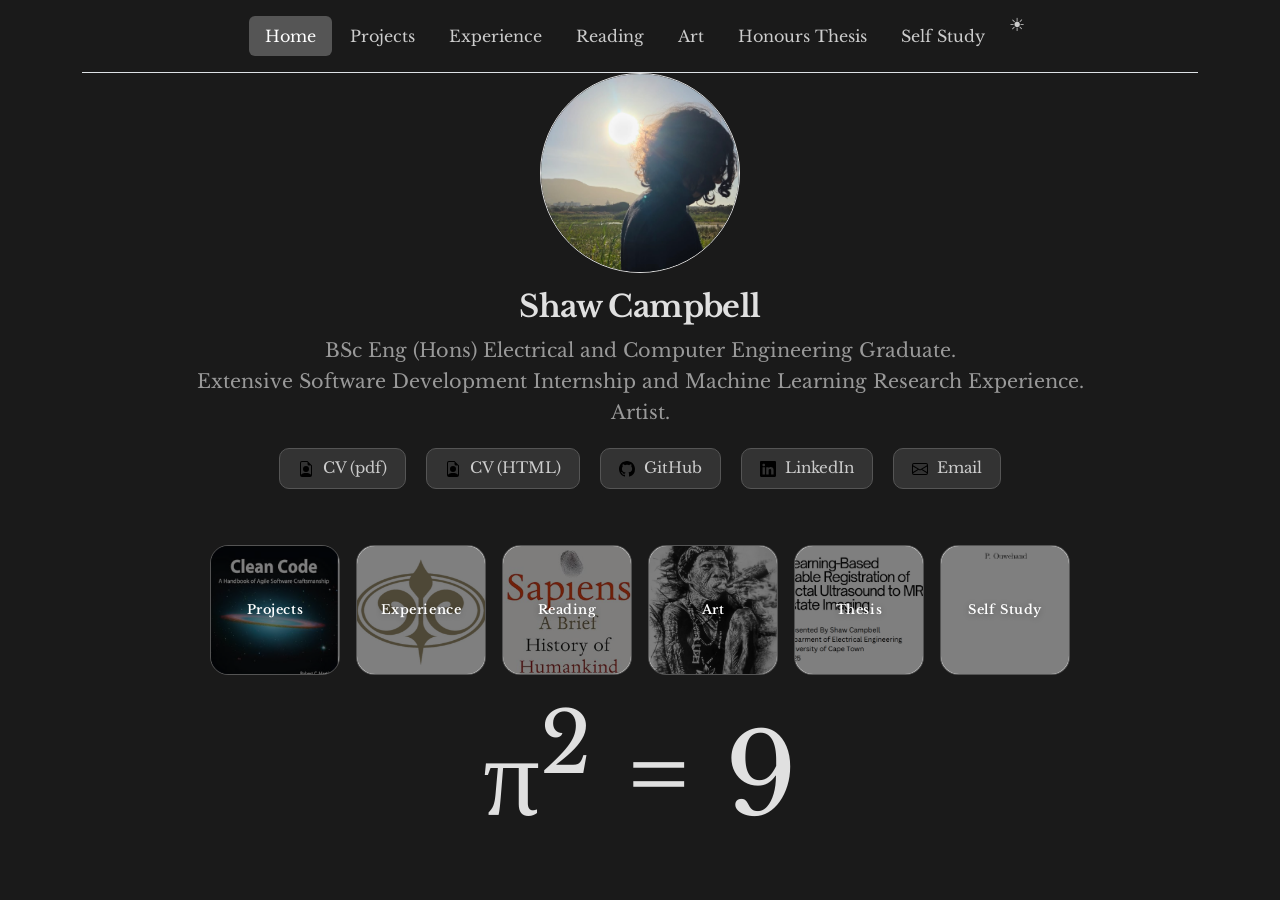
<file: index.html>
<!doctype html>
<html lang="en">
  <head>
    <meta charset="UTF-8" />
    <meta name="viewport" content="width=device-width, initial-scale=1.0" />
    <title>Shaw Campbell</title>
    <link
      href="https://cdn.jsdelivr.net/npm/bootstrap@5.3.8/dist/css/bootstrap.min.css"
      rel="stylesheet"
      integrity="sha384-sRIl4kxILFvY47J16cr9ZwB07vP4J8+LH7qKQnuqkuIAvNWLzeN8tE5YBujZqJLB"
      crossorigin="anonymous"
    />
    <link rel="stylesheet" href="./CSS/styles.css" />
    <link rel="preconnect" href="https://fonts.googleapis.com" />
    <link rel="preconnect" href="https://fonts.gstatic.com" crossorigin />
    <link
      href="https://fonts.googleapis.com/css2?family=Libre+Baskerville:ital,wght@0,400..700;1,400..700&display=swap"
      rel="stylesheet"
    />
  </head>

  <body>
    <!-- Header -->
    <section>
      <div class="container">
        <header class="d-flex justify-content-center py-3 border-bottom">
          <ul class="nav nav-pills">
            <li class="nav-item">
              <a href="./index.html" class="nav-link active" aria-current="page"
                >Home</a
              >
            </li>
            <li class="nav-item">
              <a href="./projects.html" class="nav-link">Projects</a>
            </li>
            <li class="nav-item">
              <a href="./experience.html" class="nav-link">Experience</a>
            </li>
            <li class="nav-item"><a href="./reading.html" class="nav-link">Reading</a></li>
            <li class="nav-item"><a href="./art.html" class="nav-link">Art</a></li>
            <li class="nav-item"><a href="./thesis.html" class="nav-link">Honours Thesis</a></li>
            <li class="nav-item"><a href="./mathematics.html" class="nav-link">Self Study</a></li>
            <li class="nav-item">
              <button class="theme-toggle-nav" onclick="toggleTheme()" aria-label="Toggle dark mode"></button>
            </li>
          </ul>
        </header>
      </div>
    </section>

    <!-- Image Of Me -->
    <section>
      <div class="container text-center">
        <div class="row justify-content-center">
          <div class="col">
            <img src="./assets/index-images/shaw.png" class="image-of-me" />
          </div>
        </div>
      </div>
    </section>

    <!-- Text -->
    <h1 class="name">Shaw Campbell</h1>
    <div class="container text-center">
      <div class="row justify-content-center">
        <h1 class="col-12 description">
          BSc Eng (Hons) Electrical and Computer Engineering Graduate.
        </h1>
      </div>

      <div class="row justify-content-center">
        <h1 class="col-12 description">
          Extensive Software Development Internship and Machine Learning Research Experience.
        </h1>
      </div>

      <div class="row justify-content-center">
        <h1 class="col-12 description">Artist.</h1>
      </div>
    </div>

    <!-- Links -->
    <div class="container-links py-3">
      <a href="./Resume/resume.pdf"
        ><button><img src="./assets/index-images/CV.svg" alt="" /> CV (pdf)</button></a
      >

      <a href="./cv.html"
        ><button><img src="./assets/index-images/CV.svg" alt="" /> CV (HTML)</button></a
      >
      <a href="https://github.com/shawCampbell"
        ><button>
          <img src="./assets/index-images/github.svg" alt="" /> GitHub
        </button></a
      >
      <a href="https://za.linkedin.com/in/shaw-campbell-5b960b209"
        ><button>
          <img src="./assets/index-images/linkedin.svg" alt="" /> LinkedIn
        </button></a
      >
      <a href="mailto:campbellshaw8@gmail.com"
        ><button><img src="./assets/index-images/envelope.svg" alt="" /> Email</button></a
      >
    </div>

    <!-- Nav tiles -->
    <div class="nav-tiles">
      <a href="./projects.html" class="nav-tile">
        <img src="./assets/reading-images/CleanCode.png" alt="" />
        <span>Projects</span>
      </a>
      <a href="./experience.html" class="nav-tile">
        <img src="./assets/career-images/PSG_Logo.png" alt="" />
        <span>Experience</span>
      </a>
      <a href="./reading.html" class="nav-tile">
        <img src="./assets/reading-images/sapiens.png" alt="" />
        <span>Reading</span>
      </a>
      <a href="./art.html" class="nav-tile">
        <img src="./assets/index-images/Xoisan.png" alt="" />
        <span>Art</span>
      </a>
      <a href="./thesis.html" class="nav-tile">
        <img src="./assets/thesis-images/slide1.png" alt="" />
        <span>Thesis</span>
      </a>
      <a href="./mathematics.html" class="nav-tile">
        <img src="./assets/maths-images/RA.png" alt="" />
        <span>Self Study</span>
      </a>
    </div>
    <p class="joke-text">&pi;<sup>2</sup> = 9</p>

    <script
      src="https://cdn.jsdelivr.net/npm/bootstrap@5.3.8/dist/js/bootstrap.bundle.min.js"
      integrity="sha384-FKyoEForCGlyvwx9Hj09JcYn3nv7wiPVlz7YYwJrWVcXK/BmnVDxM+D2scQbITxI"
      crossorigin="anonymous"
    ></script>
    <script>
      (function() {
        const stored = localStorage.getItem("theme");
        if (stored !== "light") {
          document.documentElement.setAttribute("data-theme", "dark");
          if (!stored) localStorage.setItem("theme", "dark");
        }
      })();

      function toggleTheme() {
        const html = document.documentElement;
        if (html.getAttribute("data-theme") === "dark") {
          html.removeAttribute("data-theme");
          localStorage.setItem("theme", "light");
        } else {
          html.setAttribute("data-theme", "dark");
          localStorage.setItem("theme", "dark");
        }
      }
    </script>
  </body>
</html>
</file>
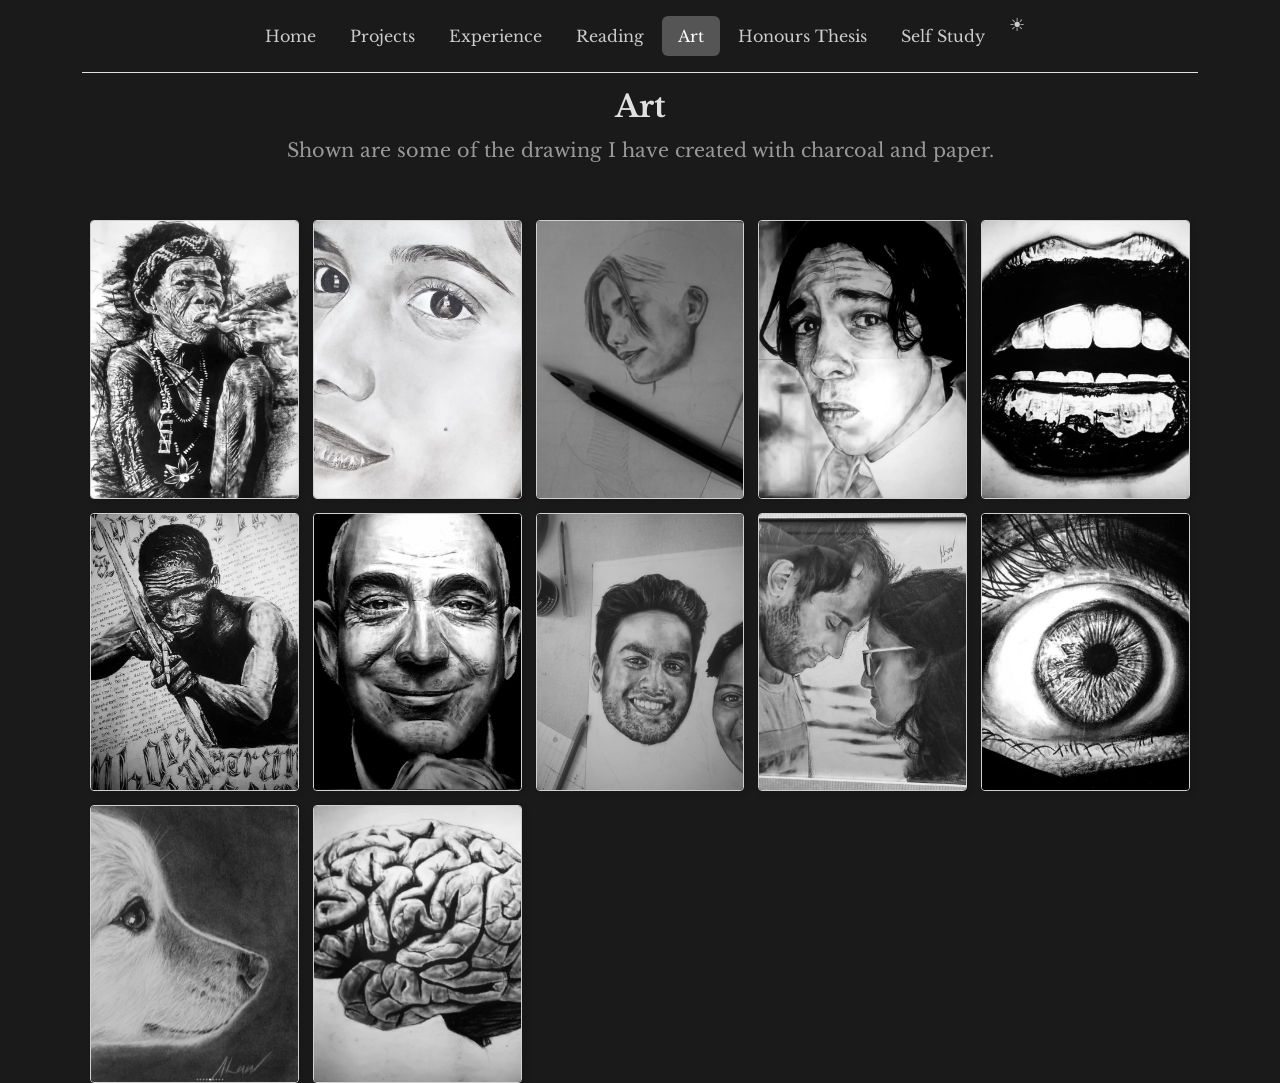
<file: art.html>
<!doctype html>
<html lang="en">
  <head>
    <meta charset="UTF-8" />
    <meta name="viewport" content="width=device-width, initial-scale=1.0" />
    <title>Shaw Campbell</title>
    <link
      href="https://cdn.jsdelivr.net/npm/bootstrap@5.3.8/dist/css/bootstrap.min.css"
      rel="stylesheet"
      integrity="sha384-sRIl4kxILFvY47J16cr9ZwB07vP4J8+LH7qKQnuqkuIAvNWLzeN8tE5YBujZqJLB"
      crossorigin="anonymous"
    />
    <link rel="stylesheet" href="./CSS/styles.css" />
    <link rel="preconnect" href="https://fonts.googleapis.com" />
    <link rel="preconnect" href="https://fonts.gstatic.com" crossorigin />
    <link
      href="https://fonts.googleapis.com/css2?family=Libre+Baskerville:ital,wght@0,400..700;1,400..700&display=swap"
      rel="stylesheet"
    />
    <link rel="stylesheet" href="./CSS/art-style.css" />
  </head>

  <body>
    <!-- Header -->
    <section>
      <div class="container">
        <header class="d-flex justify-content-center py-3 border-bottom">
          <ul class="nav nav-pills">
            <li class="nav-item">
              <a href="./index.html" class="nav-link">Home</a>
            </li>
            <li class="nav-item">
              <a href="./projects.html" class="nav-link">Projects</a>
            </li>
            <li class="nav-item">
              <a href="./experience.html" class="nav-link">Experience</a>
            </li>
            <li class="nav-item">
              <a href="./reading.html" class="nav-link">Reading</a>
            </li>
            <li class="nav-item">
              <a href="./art.html" class="nav-link active" aria-current="page">Art</a>
            </li>
            <li class="nav-item">
              <a href="./thesis.html" class="nav-link">Honours Thesis</a>
            </li>
            <li class="nav-item">
              <a href="./mathematics.html" class="nav-link">Self Study</a>
            </li>
            <li class="nav-item">
              <button class="theme-toggle-nav" onclick="toggleTheme()" aria-label="Toggle dark mode"></button>
            </li>
          </ul>
        </header>
      </div>
    </section>

    <section>
      <h1 class="name">Art</h1>
      <h1 class="description">Shown are some of the drawing I have created with charcoal and paper.</h1>

      <div class="art-container">
        <div><img class="shadow" src="./assets/art-images/Xoisan.png" alt="Xoisan drawing" /></div>
        <div><img class="shadow" src="./assets/art-images/Zaian.png" alt="Zaian drawing" /></div>
        <div><img class="shadow" src="./assets/art-images/SmallZaian.png" alt="Small Zaian drawing" /></div>
        <div><img class="shadow" src="./assets/art-images/Self.png" alt="Self portrait drawing" /></div>
        <div><img class="shadow" src="./assets/art-images/mouth.png" alt="Mouth drawing" /></div>
        <div><img class="shadow" src="./assets/art-images/KhoisanMan.png" alt="Khoisan man drawing" /></div>
        <div><img class="shadow" src="./assets/art-images/Jeff.png" alt="Jeff drawing" /></div>
        <div><img class="shadow" src="./assets/art-images/Jasveer.png" alt="Jasveer drawing" /></div>
        <div><img class="shadow" src="./assets/art-images/GettingMarried.png" alt="Getting married drawing" /></div>
        <div><img class="shadow" src="./assets/art-images/eye.png" alt="Eye drawing" /></div>
        <div><img class="shadow" src="./assets/art-images/Dog.png" alt="Dog drawing" /></div>
        <div><img class="shadow" src="./assets/art-images/Brain.png" alt="Brain drawing" /></div>
      </div>
    </section>

    <script>
      (function() {
        const stored = localStorage.getItem("theme");
        if (stored !== "light") {
          document.documentElement.setAttribute("data-theme", "dark");
          if (!stored) localStorage.setItem("theme", "dark");
        }
      })();

      function toggleTheme() {
        const html = document.documentElement;
        if (html.getAttribute("data-theme") === "dark") {
          html.removeAttribute("data-theme");
          localStorage.setItem("theme", "light");
        } else {
          html.setAttribute("data-theme", "dark");
          localStorage.setItem("theme", "dark");
        }
      }
    </script>
  </body>
</html>
</file>
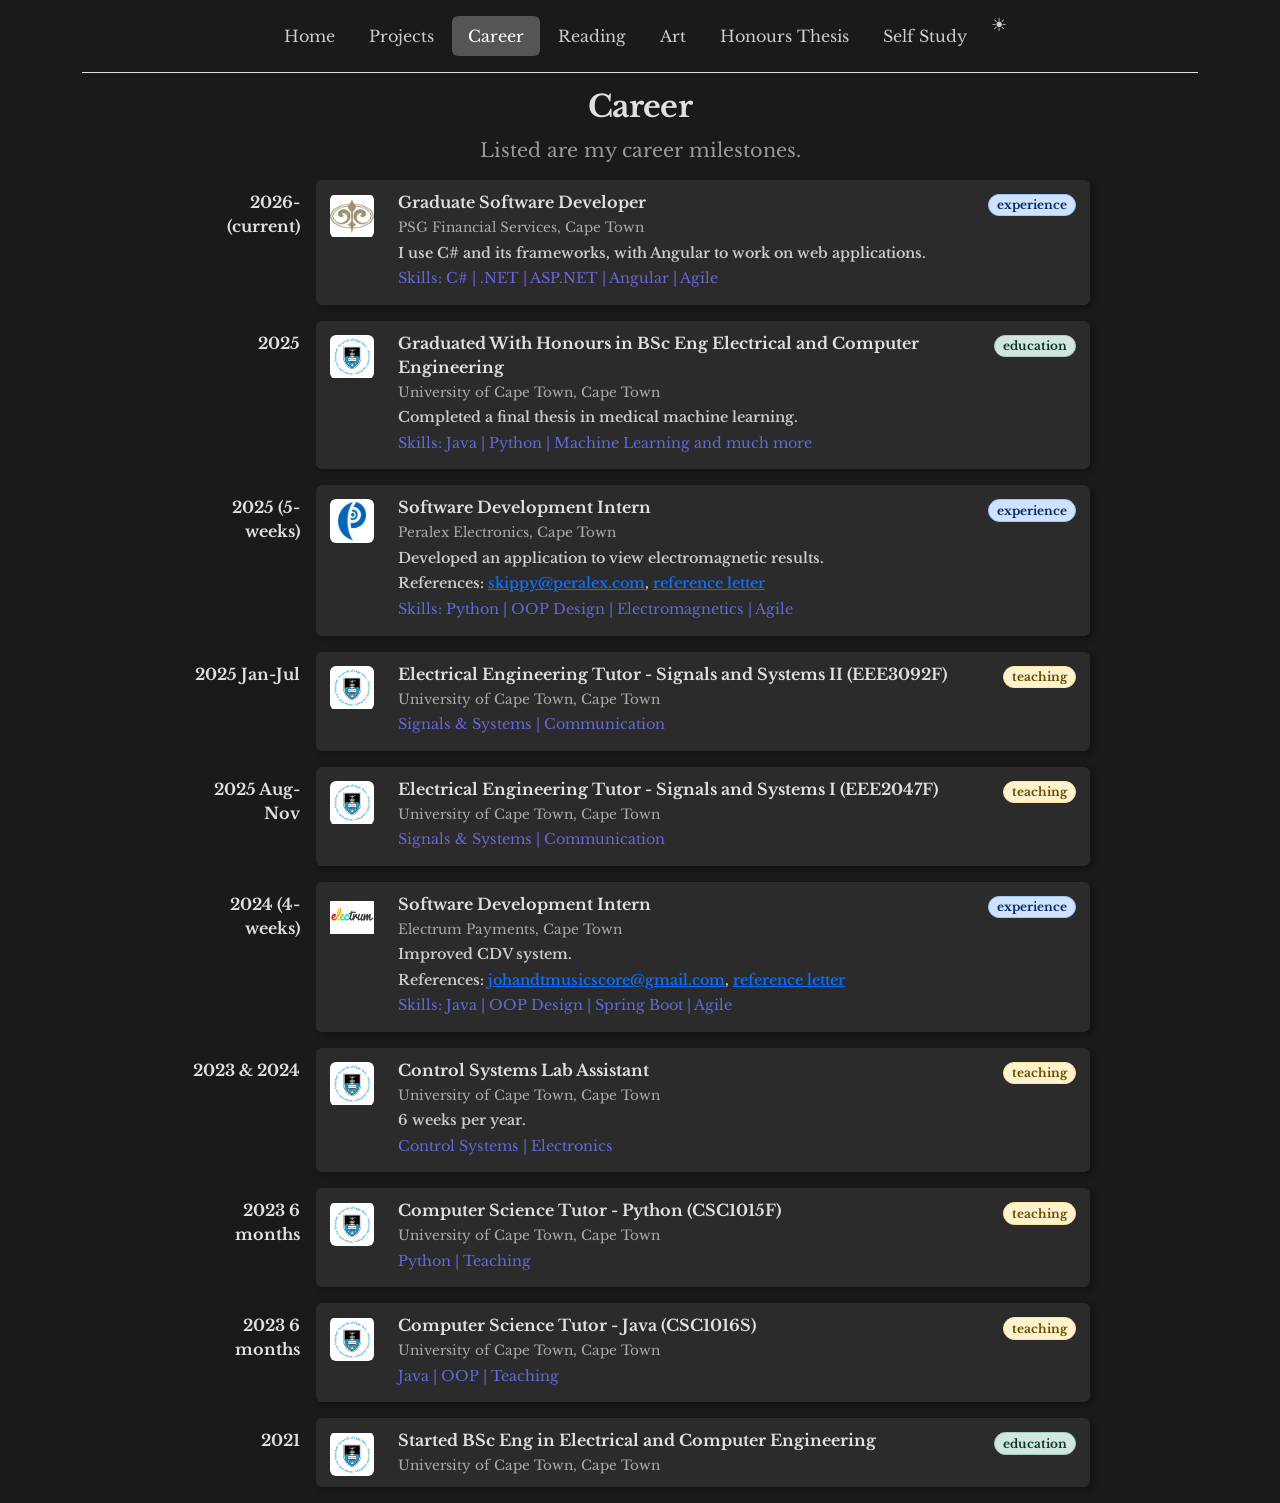
<file: career.html>
<!doctype html>
<html lang="en">
  <head>
    <meta charset="UTF-8" />
    <meta name="viewport" content="width=device-width, initial-scale=1.0" />
    <title>Shaw Campbell</title>
    <link
      href="https://cdn.jsdelivr.net/npm/bootstrap@5.3.8/dist/css/bootstrap.min.css"
      rel="stylesheet"
      integrity="sha384-sRIl4kxILFvY47J16cr9ZwB07vP4J8+LH7qKQnuqkuIAvNWLzeN8tE5YBujZqJLB"
      crossorigin="anonymous"
    />
    <link rel="stylesheet" href="./CSS/styles.css" />
    <link rel="preconnect" href="https://fonts.googleapis.com" />
    <link rel="preconnect" href="https://fonts.gstatic.com" crossorigin />
    <link
      href="https://fonts.googleapis.com/css2?family=Libre+Baskerville:ital,wght@0,400..700;1,400..700&display=swap"
      rel="stylesheet"
    />
    <link rel="stylesheet" href="./CSS/career-style.css" />
  </head>

  <body>
    <!-- Header -->
    <section>
      <div class="container">
        <header class="d-flex justify-content-center py-3 border-bottom ">
          <ul class="nav nav-pills">
            <li class="nav-item">
              <a href="./index.html" class="nav-link">Home</a>
            </li>
            <li class="nav-item">
              <a href="./projects.html" class="nav-link">Projects</a>
            </li>
            <li class="nav-item">
              <a
                href="./career.html"
                class="nav-link active"
                aria-current="page"
                >Career</a
              >
            </li>
            <li class="nav-item"><a href="./reading.html" class="nav-link">Reading</a></li>
            <li class="nav-item"><a href="./art.html" class="nav-link">Art</a></li>
            <li class="nav-item"><a href="./thesis.html" class="nav-link">Honours Thesis</a></li>
<li class="nav-item"><a href="./mathematics.html" class="nav-link">Self Study</a></li>
            <li class="nav-item">
              <button class="theme-toggle-nav" onclick="toggleTheme()" aria-label="Toggle dark mode"></button>
            </li>
          </ul>
        </header>
      </div>
    </section>

    <h1 class="name">Career</h1>
    <h1 class="description">Listed are my career milestones.</h1>

    <section>

      <div class="career-list">

        <div class="career-card">
          <div class="date">2026-<span>(current)</span></div>
          <div
            class="company-card"
          >
            <div class="logo-item">
              <img src="./assets/career-images/PSG_Logo.png" alt="PSG Financial Services logo" />
            </div>
            <div class="description-container">
              <div class="title-item">Graduate Software Developer</div>
              <div class="location-item">PSG Financial Services, Cape Town</div>
              <div class="explanation-item">I use C# and its frameworks, with Angular to work on web applications.</div>
              <div class="skills-item">Skills: C# | .NET | ASP.NET | Angular | Agile</div>
            </div>
            <div class="itentifier-item"><span class="badge bg-primary-subtle border border-primary-subtle text-primary-emphasis rounded-pill">experience</span></div>
          </div>
        </div>

        <div class="career-card">
          <div class="date">2025 </div>
          <div
            class="company-card"
          >
            <div class="logo-item">
              <img src="./assets/career-images/UCT_Logo.png" alt="University of Cape Town logo" />
            </div>
            <div class="description-container">
              <div class="title-item">Graduated With Honours in BSc Eng Electrical and Computer Engineering</div>
              <div class="location-item">University of Cape Town, Cape Town</div>
              <div class="explanation-item">Completed a final thesis in medical machine learning.</div>
              <div class="skills-item">Skills: Java | Python | Machine Learning and much more</div>
            </div>
            <div class="itentifier-item"><span class="badge bg-success-subtle border border-success-subtle text-success-emphasis rounded-pill">education</span></div>
          </div>
        </div>
        
        <div class="career-card">
          <div class="date">2025 <span>(5-weeks)</span></div>
          <div
            class="company-card"
          >
            <div class="logo-item">
              <img src="./assets/career-images/Peralex_Logo.jpg" alt="Peralex Electronics logo" />
            </div>
            <div class="description-container">
              <div class="title-item">Software Development Intern</div>
              <div class="location-item">Peralex Electronics, Cape Town</div>
              <div class="explanation-item">Developed an application to view electromagnetic results.</div>
              <div class="explanation-item">References: <a href="mailto:skippy@peralex.com">skippy@peralex.com</a>, <a href='./references/peralex-ref.pdf'>reference letter</a></div> 
              <div class="skills-item">Skills: Python | OOP Design | Electromagnetics | Agile</div>
            </div>
            <div class="itentifier-item"><span class="badge bg-primary-subtle border border-primary-subtle text-primary-emphasis rounded-pill">experience</span></div>
          </div>
        </div>

        <div class="career-card">
          <div class="date">2025 <span>Jan-Jul</span></div>
          <div
            class="company-card"
          >
            <div class="logo-item">
              <img src="./assets/career-images/UCT_Logo.png" alt="University of Cape Town logo" />
            </div>
            <div class="description-container">
              <div class="title-item">Electrical Engineering Tutor - Signals and Systems II (EEE3092F)</div>
              <div class="location-item">University of Cape Town, Cape Town</div>
              <div class="skills-item">Signals & Systems | Communication</div>
            </div>
            <div class="itentifier-item"><span class="badge bg-warning-subtle border border-warning-subtle text-warning-emphasis rounded-pill">teaching</span></div>
          </div>
        </div>

        <div class="career-card">
          <div class="date">2025 <span>Aug-Nov</span></div>
          <div
            class="company-card"
          >
            <div class="logo-item">
              <img src="./assets/career-images/UCT_Logo.png" alt="University of Cape Town logo" />
            </div>
            <div class="description-container">
              <div class="title-item">Electrical Engineering Tutor - Signals and Systems I (EEE2047F)</div>
              <div class="location-item">University of Cape Town, Cape Town</div>
              <div class="skills-item">Signals & Systems | Communication</div>
            </div>
            <div class="itentifier-item"><span class="badge bg-warning-subtle border border-warning-subtle text-warning-emphasis rounded-pill">teaching</span></div>
          </div>
        </div>

        <div class="career-card">
          <div class="date">2024 <span>(4-weeks)</span></div>
          <div
            class="company-card"
          >
            <div class="logo-item">
              <img src="./assets/career-images/Electrum_Logo.png" alt="Electrum Payments logo" />
            </div>
            <div class="description-container">
              <div class="title-item">Software Development Intern</div>
              <div class="location-item">Electrum Payments, Cape Town</div>
              <div class="explanation-item">Improved CDV system.</div>
              <div class="explanation-item">References: <a href="mailto:johandtmusicscore@gmail.com">johandtmusicscore@gmail.com</a>, <a href='./references/electrum.pdf'>reference letter</a></div> 
              <div class="skills-item">Skills: Java | OOP Design | Spring Boot | Agile</div>
            </div>
            <div class="itentifier-item"><span class="badge bg-primary-subtle border border-primary-subtle text-primary-emphasis rounded-pill">experience</span></div>
          </div>
        </div>

        <div class="career-card">
          <div class="date">2023 &amp; 2024</div>
          <div
            class="company-card"
          >
            <div class="logo-item">
              <img src="./assets/career-images/UCT_Logo.png" alt="University of Cape Town logo" />
            </div>
            <div class="description-container">
              <div class="title-item">Control Systems Lab Assistant</div>
              <div class="location-item">University of Cape Town, Cape Town</div>
              <div class="explanation-item">6 weeks per year.</div>
              <div class="skills-item">Control Systems | Electronics</div>
            </div>
            <div class="itentifier-item"><span class="badge bg-warning-subtle border border-warning-subtle text-warning-emphasis rounded-pill">teaching</span></div>
          </div>
        </div>

        <div class="career-card">
          <div class="date">2023 <span>6 months</span></div>
          <div
            class="company-card"
          >
            <div class="logo-item">
              <img src="./assets/career-images/UCT_Logo.png" alt="University of Cape Town logo" />
            </div>
            <div class="description-container">
              <div class="title-item">Computer Science Tutor - Python (CSC1015F)</div>
              <div class="location-item">University of Cape Town, Cape Town</div>
              <div class="skills-item">Python | Teaching</div>
            </div>
            <div class="itentifier-item"><span class="badge bg-warning-subtle border border-warning-subtle text-warning-emphasis rounded-pill">teaching</span></div>
          </div>
        </div>

        <div class="career-card">
          <div class="date">2023 <span>6 months</span></div>
          <div
            class="company-card"
          >
            <div class="logo-item">
              <img src="./assets/career-images/UCT_Logo.png" alt="University of Cape Town logo" />
            </div>
            <div class="description-container">
              <div class="title-item">Computer Science Tutor - Java (CSC1016S)</div>
              <div class="location-item">University of Cape Town, Cape Town</div>
              <div class="skills-item">Java | OOP | Teaching</div>
            </div>
            <div class="itentifier-item"><span class="badge bg-warning-subtle border border-warning-subtle text-warning-emphasis rounded-pill">teaching</span></div>
          </div>
        </div>

        <div class="career-card">
          <div class="date">2021</div>
          <div
            class="company-card"
          >
            <div class="logo-item">
              <img src="./assets/career-images/UCT_Logo.png" alt="University of Cape Town logo" />
            </div>
            <div class="description-container">
              <div class="title-item">Started BSc Eng in Electrical and Computer Engineering</div>
              <div class="location-item">University of Cape Town, Cape Town</div>
            </div>
            <div class="itentifier-item"><span class="badge bg-success-subtle border border-success-subtle text-success-emphasis rounded-pill">education</span></div>
          </div>
        </div>

      </div>

    </section>

    <script
      src="https://cdn.jsdelivr.net/npm/bootstrap@5.3.8/dist/js/bootstrap.bundle.min.js"
      integrity="sha384-FKyoEForCGlyvwx9Hj09JcYn3nv7wiPVlz7YYwJrWVcXK/BmnVDxM+D2scQbITxI"
      crossorigin="anonymous"
    ></script>
    <script>
      (function() {
        const stored = localStorage.getItem("theme");
        if (stored !== "light") {
          document.documentElement.setAttribute("data-theme", "dark");
          if (!stored) localStorage.setItem("theme", "dark");
        }
      })();

      function toggleTheme() {
        const html = document.documentElement;
        if (html.getAttribute("data-theme") === "dark") {
          html.removeAttribute("data-theme");
          localStorage.setItem("theme", "light");
        } else {
          html.setAttribute("data-theme", "dark");
          localStorage.setItem("theme", "dark");
        }
      }
    </script>
  </body>
</html>
</file>
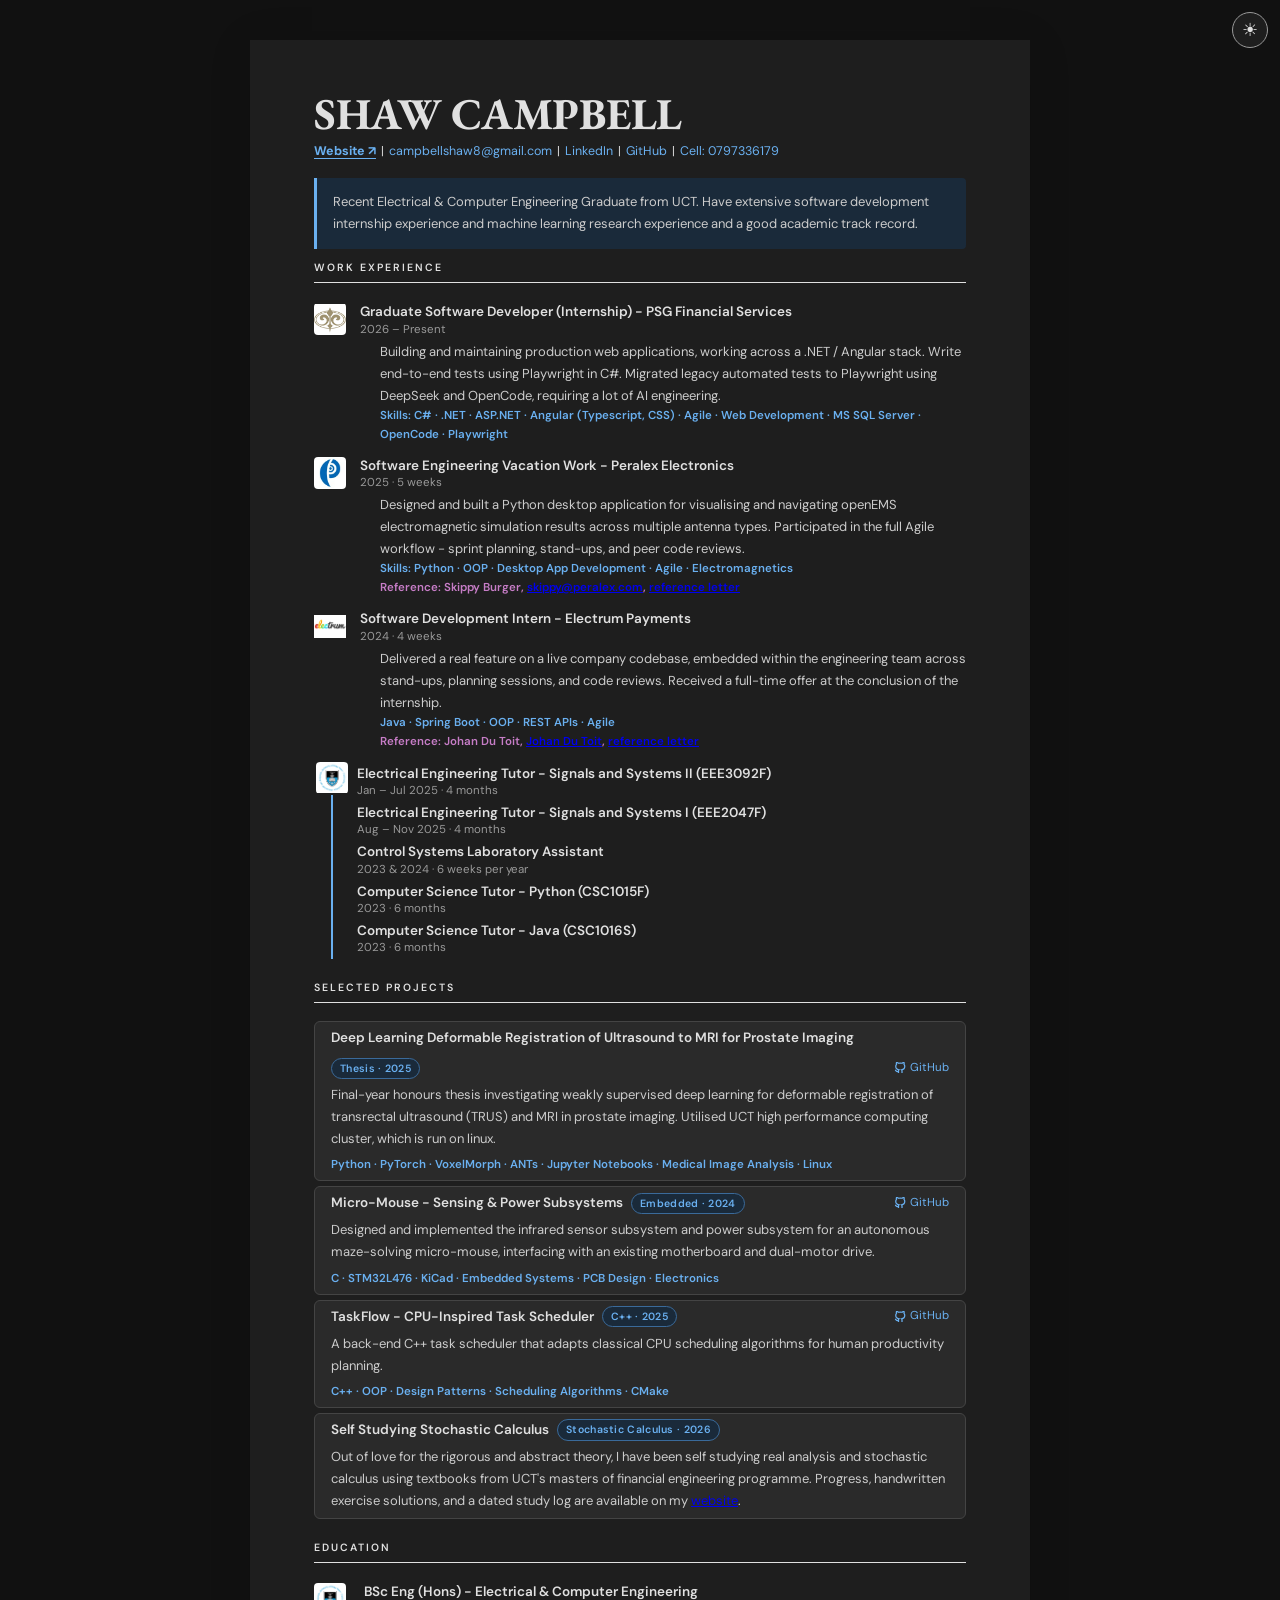
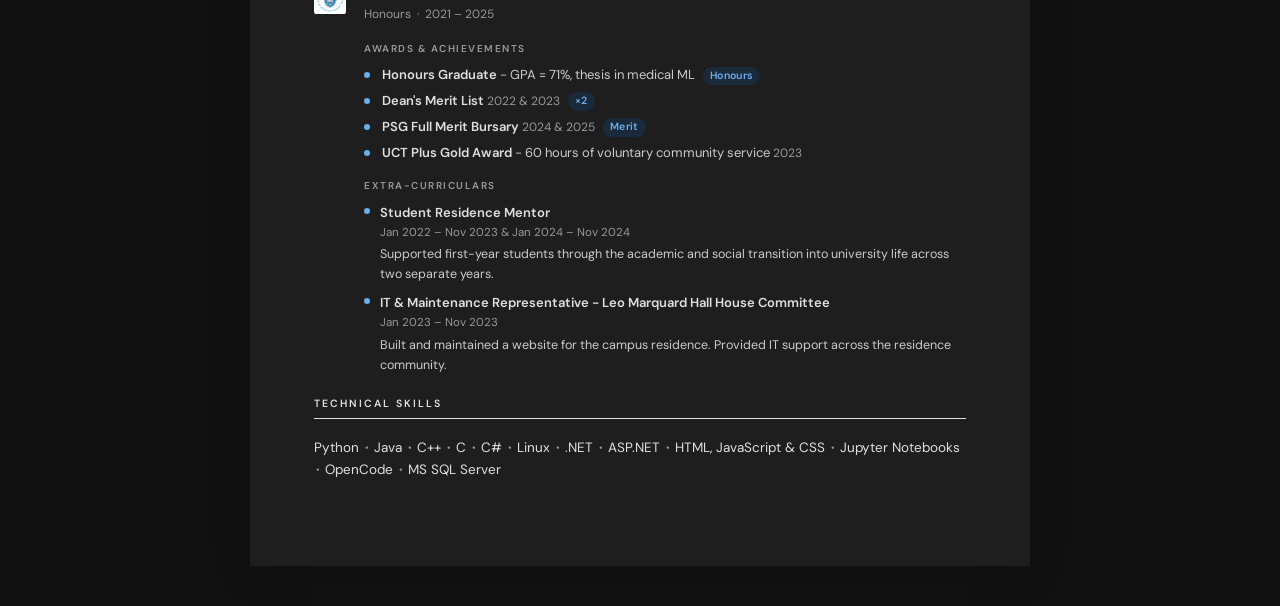
<file: cv.html>
<!doctype html>
<html lang="en">
  <head>
    <meta charset="UTF-8" />
    <meta name="viewport" content="width=device-width, initial-scale=1.0" />
    <title>Shaw Campbell - CV</title>
    <meta name="description" content="Curriculum vitae for Shaw Campbell, graduate software developer with BSc Eng (Hons) in Electrical & Computer Engineering from UCT." />
    <meta name="author" content="Shaw Campbell" />
    <link
      href="https://fonts.googleapis.com/css2?family=EB+Garamond:ital,wght@0,400;0,600;0,700;1,400&family=DM+Sans:wght@300;400;500;600&display=swap"
      rel="stylesheet"
    />
    <style>
      *,
      *::before,
      *::after {
        box-sizing: border-box;
        margin: 0;
        padding: 0;
      }

      :root {
        --ink: #1a1a1a;
        --muted: #5a5a5a;
        --accent: #1a5ca8;
        --accent-soft: #edf3fb;
        --page-bg: #ffffff;
        --body-bg: #dde0e5;
        --section-gap: 20px;
      }

      [data-theme="dark"] {
        --ink: #e0e0e0;
        --muted: #999;
        --accent: #6ab0f0;
        --accent-soft: #1a2a3a;
        --page-bg: #1e1e1e;
        --body-bg: #111;
      }

      body {
        font-family: "DM Sans", sans-serif;
        font-size: 13.5px;
        line-height: 1.65;
        color: var(--ink);
        background: var(--body-bg);
        padding: 40px 10px;
      }

      .page {
        background: var(--page-bg);
        max-width: 780px;
        margin: 0 auto;
        padding: 52px 64px 64px;
        box-shadow: 0 6px 40px rgba(0, 0, 0, 0.13);
      }

      .cv-header {
        margin-bottom: 10px;
      }

      .tech-row .pipe {
        color: var(--muted);
        margin: 0 2px;
      }

      .cv-name {
        font-family: "EB Garamond", serif;
        font-size: 44px;
        font-weight: 700;
        letter-spacing: -0.5px;
        line-height: 1;
        color: var(--ink);
        margin-bottom: 5px;
      }

      .cv-links {
        font-size: 12.5px;
        color: var(--accent);
        margin-bottom: 16px;
      }

      .cv-links a {
        color: var(--accent);
        text-decoration: none;
      }

      .cv-links a:hover {
        text-decoration: underline;
      }

      .cv-links .sep {
        color: #ccc;
        margin: 0 2px;
      }

      .profile-summary {
        font-size: 13px;
        color: #3a3a3a;
        line-height: 1.75;
        padding: 13px 16px;
        border-left: 3px solid var(--accent);
        background: var(--accent-soft);
        border-radius: 0 4px 4px 0;
        margin-bottom: 10px;
      }

      .section {
        margin-bottom: var(--section-gap);
      }

      .section-title {
        font-size: 10.5px;
        font-weight: 600;
        letter-spacing: 2px;
        text-transform: uppercase;
        color: var(--ink);
        padding-bottom: 6px;
        border-bottom: 1.5px solid var(--ink);
        margin-bottom: 18px;
      }

      .subsection-title {
        font-size: 10px;
        font-weight: 600;
        letter-spacing: 1.5px;
        text-transform: uppercase;
        color: var(--muted);
        margin: 16px 0 10px 0;
      }

      .entry {
        display: grid;
        grid-template-columns: 36px 1fr;
        gap: 0 10px;
        margin-bottom: 10px;
      }

      .entry:last-child {
        margin-bottom: 0;
      }

      .entry-title {
        font-size: 13.5px;
        font-weight: 600;
        color: var(--ink);
      }

      .entry-date {
        font-size: 11.5px;
        color: var(--muted);
        margin-bottom: 1px;
        margin-top: -3px;
      }

      .entry-desc {
        font-size: 13px;
        color: #333;
        line-height: 1.7;
        padding-left: 20px;
      }

      .entry-skills {
        font-size: 11.5px;
        font-weight: 600;
        color: var(--accent);
        margin-top: 0px;
        padding-left: 20px;
      }

      .entry-ref {
        font-size: 11.5px;
        font-weight: 600;
        color: rgb(133, 12, 133);
        margin-top: 0px;
        padding-left: 20px;
      }

      .company-logo {
        width: 32px;
        height: 32px;
        object-fit: contain;
        border-radius: 4px;
      }

      .entry-icon-wrap {
        padding-top: 2px;
      }

      .section-mt {
        margin-top: 20px;
      }

      .icon-uct {
        width: 32px;
        height: 32px;
        border-radius: 6px;
        display: flex;
        align-items: center;
        justify-content: center;
      }

      .pipe-bold {
        font-weight: 900;
      }

      .uct-group {
        display: flex;
        gap: 7px;
        margin-bottom: 2px;
      }

      .uct-spine {
        display: flex;
        flex-direction: column;
        align-items: center;
        flex-shrink: 0;
        width: 36px;
      }

      .uct-spine .spine-line {
        width: 2px;
        background: var(--accent);
        flex: 1;
        margin-top: 1px;
      }

      .uct-body {
        flex: 1;
        padding-top: 1px;
      }

      .uct-role {
        margin-bottom: 1px;
      }

      .uct-role:last-child {
        margin-bottom: 0;
      }

      .project-card {
        border: 1px solid #dce8f5;
        border-radius: 6px;
        padding: 5px 16px;
        margin-bottom: 5px;
        background: #f8fbff;
      }

      .project-card:last-child {
        margin-bottom: 0;
      }

      .project-header {
        display: flex;
        align-items: center;
        gap: 8px;
        margin-bottom: 5px;
        flex-wrap: wrap;
      }

      .project-title {
        font-size: 13.5px;
        font-weight: 600;
        color: var(--ink);
      }

      .project-tag {
        font-size: 10.5px;
        font-weight: 600;
        color: var(--accent);
        background: var(--accent-soft);
        border: 1px solid #c5d9f0;
        padding: 1px 8px;
        border-radius: 20px;
        letter-spacing: 0.3px;
      }

      .project-link {
        font-size: 11.5px;
        color: var(--accent);
        text-decoration: none;
        margin-left: auto;
        display: flex;
        align-items: center;
        gap: 4px;
        flex-shrink: 0;
      }

      .project-link:hover {
        text-decoration: underline;
      }

      .project-desc {
        font-size: 13px;
        color: #333;
        line-height: 1.7;
      }

      .project-skills {
        font-size: 11.5px;
        font-weight: 600;
        color: var(--accent);
        margin-top: 6px;
      }

      /* ── Education ── */
      .edu-header {
        display: grid;
        grid-template-columns: 36px 1fr;
        gap: 0 14px;
        margin-bottom: 16px;
      }

      .edu-degree {
        font-size: 13.5px;
        font-weight: 600;
        color: var(--ink);
      }

      .edu-meta {
        font-size: 12px;
        color: var(--muted);
        margin-top: 2px;
      }

      .edu-details {
        margin-left: 50px;
      }

      .edu-subsection-title {
        font-size: 10px;
        font-weight: 600;
        letter-spacing: 1.5px;
        text-transform: uppercase;
        color: var(--muted);
        margin: 14px 0 8px 0;
      }

      .edu-awards-list {
        list-style: none;
        padding: 0;
        display: flex;
        flex-direction: column;
        gap: 5px;
      }

      .edu-awards-list li {
        font-size: 13px;
        line-height: 1.6;
        color: #333;
        padding-left: 18px;
        position: relative;
      }

      .edu-awards-list li::before {
        content: "";
        position: absolute;
        left: 0;
        top: 7px;
        width: 6px;
        height: 6px;
        border-radius: 50%;
        background: var(--accent);
      }

      .edu-awards-list li strong {
        font-weight: 600;
        color: var(--ink);
      }

      .edu-awards-list li .badge {
        display: inline-block;
        background: var(--accent-soft);
        color: var(--accent);
        font-size: 10.5px;
        font-weight: 600;
        padding: 1px 7px;
        border-radius: 20px;
        margin-left: 5px;
        vertical-align: middle;
        letter-spacing: 0.3px;
      }

      .edu-awards-list li .award-date {
        color: var(--muted);
        font-size: 12px;
      }

      /* ── Extra-curriculars ── */
      .ec-list {
        display: flex;
        flex-direction: column;
        gap: 8px;
      }

      .ec-item {
        display: flex;
        gap: 10px;
        align-items: flex-start;
      }

      .ec-dot {
        width: 6px;
        height: 6px;
        border-radius: 50%;
        background: var(--accent);
        margin-top: 6px;
        flex-shrink: 0;
      }

      .ec-title {
        font-size: 13px;
        font-weight: 600;
        color: var(--ink);
      }

      .ec-date {
        font-size: 11.5px;
        color: var(--muted);
        margin-bottom: 2px;
      }

      .ec-desc {
        font-size: 12.5px;
        color: #444;
        line-height: 1.6;
      }

      [data-theme="dark"] body {
        background: #111;
        color: var(--ink);
      }

      [data-theme="dark"] .page {
        background: var(--page-bg);
      }

      [data-theme="dark"] .profile-summary {
        background: var(--accent-soft);
        color: #ccc;
      }

      [data-theme="dark"] .project-card {
        background: #2a2a2a;
        border-color: #444;
      }

      [data-theme="dark"] .project-link {
        color: var(--accent);
      }

      [data-theme="dark"] .project-skills {
        color: var(--accent);
      }

      [data-theme="dark"] .entry-skills {
        color: var(--accent);
      }

      [data-theme="dark"] .entry-ref {
        color: #c77dc7;
      }

      [data-theme="dark"] .badge {
        background: var(--accent-soft);
        color: var(--accent);
      }

      [data-theme="dark"] .award-item {
        background: var(--accent-soft);
      }

      [data-theme="dark"] .entry-desc,
      [data-theme="dark"] .project-desc,
      [data-theme="dark"] .ec-desc {
        color: #ccc;
      }

      [data-theme="dark"] .award-text {
        color: var(--ink);
      }

      [data-theme="dark"] .award-text span {
        color: var(--muted);
      }

      [data-theme="dark"] .project-tag {
        border-color: #3a6a9a;
      }

      [data-theme="dark"] .edu-awards-list li {
        color: #ccc;
      }

      @media print {
        body {
          background: white;
          padding: 0;
        }
        .page {
          box-shadow: none;
          padding: 40px 52px;
          max-width: 100%;
        }
        .project-card {
          break-inside: avoid;
        }
        .entry {
          break-inside: avoid;
        }
        .uct-group {
          break-inside: avoid;
        }
      }
    </style>
    <style>
      .cv-theme-toggle {
        position: fixed;
        top: 12px;
        right: 12px;
        z-index: 9999;
        background: var(--page-bg);
        border: 1px solid var(--muted);
        border-radius: 50%;
        width: 36px;
        height: 36px;
        display: flex;
        align-items: center;
        justify-content: center;
        cursor: pointer;
        font-size: 1.1rem;
        color: var(--ink);
        transition: background 0.2s ease;
      }
      .cv-theme-toggle:hover {
        background: var(--accent-soft);
      }
      .cv-theme-toggle::before {
        content: "🌙";
      }
      [data-theme="dark"] .cv-theme-toggle::before {
        content: "☀";
      }
    </style>
    <script type="application/ld+json">
    {
      "@context": "https://schema.org",
      "@type": "Person",
      "name": "Shaw Campbell",
      "givenName": "Shaw",
      "familyName": "Campbell",
      "email": "campbellshaw8@gmail.com",
      "telephone": "+27797336179",
      "url": "http://shawcampbell.github.io/shawCampbellWebsite",
      "sameAs": [
        "https://www.linkedin.com/in/shaw-campbell-5b960b209/",
        "https://github.com/shawCampbell"
      ],
      "description": "Graduate software developer with a BSc Eng (Hons) in Electrical & Computer Engineering from UCT. Experienced software developer with machine learning research experience and a good academic track record.",
      "hasCredential": [
        {
          "@type": "EducationalOccupationalCredential",
          "credentialCategory": "Bachelor's Degree with Honours",
          "name": "BSc Eng (Hons) - Electrical & Computer Engineering",
          "educationalLevel": "Honours",
          "recognizedBy": {
            "@type": "CollegeOrUniversity",
            "name": "University of Cape Town"
          },
          "dateCreated": "2025"
        }
      ],
      "alumniOf": {
        "@type": "CollegeOrUniversity",
        "name": "University of Cape Town"
      },
      "knowsAbout": [
        "Python", "Java", "C++", "C", "C#", ".NET", "ASP.NET", "Angular",
        "PyTorch", "Machine Learning", "Medical Image Analysis",
        "Embedded Systems", "Linux", "MS SQL Server", "Agile Development"
      ],
      "workLocation": {
        "@type": "City",
        "name": "Cape Town"
      },
      "nationality": {
        "@type": "Country",
        "name": "South Africa"
      }
    }
    </script>
  </head>
  <body>
    <div class="page" itemscope itemtype="https://schema.org/Person" role="document" aria-label="Curriculum vitae for Shaw Campbell">

      <!-- ══ HEADER ══ -->
      <header class="cv-header">
        <h1 class="cv-name" itemprop="name">SHAW CAMPBELL</h1>
        <div class="cv-links">
          <a href="http://shawcampbell.github.io/shawCampbellWebsite" itemprop="url" aria-label="Personal website" style="font-weight: 700; text-decoration: underline; text-decoration-color: currentColor; text-underline-offset: 3px;">Website ↗</a>
          <span class="sep" role="separator" aria-hidden="true">|</span>
          <a href="mailto:campbellshaw8@gmail.com" itemprop="email" aria-label="Email campbellshaw8@gmail.com">campbellshaw8@gmail.com</a>
          <span class="sep" role="separator" aria-hidden="true">|</span>
          <a href="https://www.linkedin.com/in/shaw-campbell-5b960b209/" itemprop="sameAs" aria-label="LinkedIn profile">LinkedIn</a>
          <span class="sep" role="separator" aria-hidden="true">|</span>
          <a href="https://github.com/shawCampbell" itemprop="sameAs" aria-label="GitHub profile">GitHub</a>
          <span class="sep" role="separator" aria-hidden="true">|</span>
          <a href="tel:+27797336179" class="cv-links" itemprop="telephone" aria-label="Phone number">Cell: 0797336179</a>
        </div>

        <div class="profile-summary" itemprop="description" aria-label="Professional summary">
          Recent Electrical &amp; Computer Engineering Graduate from UCT. Have extensive software development internship experience and machine learning research experience and a good academic track record.
        </div>
      </header>

      <!-- ══ WORK EXPERIENCE ══ -->
      <section class="section" aria-label="Work experience">
        <div class="section-title" role="heading" aria-level="2">Work Experience</div>

        <!-- PSG -->
        <div class="entry" itemprop="worksFor" itemscope itemtype="https://schema.org/Organization" role="group" aria-label="PSG Financial Services role">
          <div class="entry-icon-wrap">
            <img
              src="./assets/career-images-cv/PSG_Logo.png"
              alt="PSG Financial Services logo"
              class="company-logo"
            />
          </div>
          <div>
            <div class="entry-title" itemprop="name">Graduate Software Developer (Internship) - PSG Financial Services</div>
            <div class="entry-date">
              <time datetime="2026">2026</time> – <time datetime="2026">Present</time>
            </div>
            <div class="entry-desc" itemprop="description">
              Building and maintaining production web applications, working across a .NET / Angular stack. Write end-to-end tests using Playwright in C#. Migrated legacy automated tests to Playwright using DeepSeek and OpenCode, requiring a lot of AI engineering.
            </div>
            <div class="entry-skills">
              Skills: C# · .NET · ASP.NET · Angular (Typescript, CSS) · Agile · Web Development · MS SQL Server · OpenCode · Playwright
            </div>
          </div>
        </div>

        <!-- Peralex -->
        <div class="entry" role="group" aria-label="Peralex Electronics role">
          <div class="entry-icon-wrap">
            <img
              src="./assets/career-images-cv/Peralex_Logo.jpg"
              alt="Peralex Electronics logo"
              class="company-logo"
            />
          </div>
          <div>
            <div class="entry-title">Software Engineering Vacation Work - Peralex Electronics</div>
            <div class="entry-date"><time datetime="2025">2025</time> · 5 weeks</div>
            <div class="entry-desc">
              Designed and built a Python desktop application for visualising and navigating openEMS electromagnetic simulation results across multiple antenna types. Participated in the full Agile workflow - sprint planning, stand-ups, and peer code reviews.
            </div>
            <div class="entry-skills">
              Skills: Python · OOP · Desktop App Development · Agile · Electromagnetics
            </div>
            <div class="entry-ref">
              Reference: Skippy Burger, <a href="mailto:skippy@peralex.com">skippy@peralex.com</a>,
              <a href="https://shawcampbell.github.io/shawCampbellWebsite/references/peralex-ref.pdf">reference letter</a>
            </div>
          </div>
        </div>

        <!-- Electrum -->
        <div class="entry" role="group" aria-label="Electrum Payments internship">
          <div class="entry-icon-wrap">
            <img
              src="./assets/career-images-cv/Electrum_Logo.png"
              alt="Electrum Payments logo"
              class="company-logo"
            />
          </div>
          <div>
            <div class="entry-title">Software Development Intern - Electrum Payments</div>
            <div class="entry-date"><time datetime="2024">2024</time> · 4 weeks</div>
            <div class="entry-desc">
              Delivered a real feature on a live company codebase, embedded within the engineering team across stand-ups, planning sessions, and code reviews. Received a full-time offer at the conclusion of the internship.
            </div>
            <div class="entry-skills">
              Java · Spring Boot · OOP · REST APIs · Agile
            </div>
            <div class="entry-ref">
              Reference: Johan Du Toit, <a href="mailto:johandtmusicscore@gmail.com">Johan Du Toit</a>,
              <a href="https://shawcampbell.github.io/shawCampbellWebsite/references/electrum.pdf">reference letter</a>
            </div>
          </div>
        </div>

        <!-- UCT grouped roles -->
        <div class="uct-group" role="group" aria-label="University of Cape Town roles">
          <div class="uct-spine">
            <div class="icon-uct">
              <img
                src="./assets/career-images-cv/UCT_Logo.png"
                alt="University of Cape Town logo"
                class="company-logo"
              />
            </div>
            <div class="spine-line"></div>
          </div>
          <div class="uct-body" itemscope itemtype="https://schema.org/Organization" itemprop="worksFor">
            <meta itemprop="name" content="University of Cape Town" />
            <div class="uct-role">
              <div class="entry-title">Electrical Engineering Tutor - Signals and Systems II (EEE3092F)</div>
              <div class="entry-date"><time datetime="2025-01">Jan</time> – <time datetime="2025-07">Jul 2025</time> · 4 months</div>
            </div>
            <div class="uct-role">
              <div class="entry-title">Electrical Engineering Tutor - Signals and Systems I (EEE2047F)</div>
              <div class="entry-date"><time datetime="2025-08">Aug</time> – <time datetime="2025-11">Nov 2025</time> · 4 months</div>
            </div>
            <div class="uct-role">
              <div class="entry-title">Control Systems Laboratory Assistant</div>
              <div class="entry-date"><time datetime="2023">2023</time> &amp; <time datetime="2024">2024</time> · 6 weeks per year</div>
            </div>
            <div class="uct-role">
              <div class="entry-title">Computer Science Tutor - Python (CSC1015F)</div>
              <div class="entry-date"><time datetime="2023">2023</time> · 6 months</div>
            </div>
            <div class="uct-role">
              <div class="entry-title">Computer Science Tutor - Java (CSC1016S)</div>
              <div class="entry-date"><time datetime="2023">2023</time> · 6 months</div>
            </div>
          </div>
        </div>
      </section>

      <!-- ══ PROJECTS ══ -->
      <section class="section" aria-label="Selected projects">
        <div class="section-title" role="heading" aria-level="2">Selected Projects</div>

        <div class="project-card" role="group" aria-label="Thesis project: Deep Learning Deformable Registration">
          <div class="project-header">
            <span class="project-title">Deep Learning Deformable Registration of Ultrasound to MRI for Prostate Imaging</span>
            <span class="project-tag">Thesis · <time datetime="2025">2025</time></span>
            <a
              class="project-link"
              href="https://github.com/shawCampbell/Deep-Learning-Based-Deformable-Registration-of-Transrectal-Ultrasound-to-MRI-for-Prostate-Imaging"
              target="_blank"
              aria-label="View thesis project on GitHub"
            >
              <svg width="12" height="12" viewBox="0 0 24 24" fill="none" stroke="currentColor" stroke-width="2.5" aria-hidden="true">
                <path d="M9 19c-5 1.5-5-2.5-7-3m14 6v-3.87a3.37 3.37 0 0 0-.94-2.61c3.14-.35 6.44-1.54 6.44-7A5.44 5.44 0 0 0 20 4.77 5.07 5.07 0 0 0 19.91 1S18.73.65 16 2.48a13.38 13.38 0 0 0-7 0C6.27.65 5.09 1 5.09 1A5.07 5.07 0 0 0 5 4.77a5.44 5.44 0 0 0-1.5 3.78c0 5.42 3.3 6.61 6.44 7A3.37 3.37 0 0 0 9 18.13V22" />
              </svg>
              GitHub
            </a>
          </div>
          <div class="project-desc">
            Final-year honours thesis investigating weakly supervised deep learning for deformable registration of transrectal ultrasound (TRUS) and MRI in prostate imaging. Utilised UCT high performance computing cluster, which is run on linux.
          </div>
          <div class="project-skills">
            Python · PyTorch · VoxelMorph · ANTs · Jupyter Notebooks · Medical Image Analysis · Linux
          </div>
        </div>

        <div class="project-card" role="group" aria-label="Micro-Mouse embedded systems project">
          <div class="project-header">
            <span class="project-title">Micro-Mouse - Sensing &amp; Power Subsystems</span>
            <span class="project-tag">Embedded · <time datetime="2024">2024</time></span>
            <a
              class="project-link"
              href="https://github.com/shawCampbell/Micro-mouse-"
              target="_blank"
              aria-label="View Micro-Mouse project on GitHub"
            >
              <svg width="12" height="12" viewBox="0 0 24 24" fill="none" stroke="currentColor" stroke-width="2.5" aria-hidden="true">
                <path d="M9 19c-5 1.5-5-2.5-7-3m14 6v-3.87a3.37 3.37 0 0 0-.94-2.61c3.14-.35 6.44-1.54 6.44-7A5.44 5.44 0 0 0 20 4.77 5.07 5.07 0 0 0 19.91 1S18.73.65 16 2.48a13.38 13.38 0 0 0-7 0C6.27.65 5.09 1 5.09 1A5.07 5.07 0 0 0 5 4.77a5.44 5.44 0 0 0-1.5 3.78c0 5.42 3.3 6.61 6.44 7A3.37 3.37 0 0 0 9 18.13V22" />
              </svg>
              GitHub
            </a>
          </div>
          <div class="project-desc">
            Designed and implemented the infrared sensor subsystem and power subsystem for an autonomous maze-solving micro-mouse, interfacing with an existing motherboard and dual-motor drive.
          </div>
          <div class="project-skills">
            C · STM32L476 · KiCad · Embedded Systems · PCB Design · Electronics
          </div>
        </div>

        <div class="project-card" role="group" aria-label="TaskFlow C++ project">
          <div class="project-header">
            <span class="project-title">TaskFlow - CPU-Inspired Task Scheduler</span>
            <span class="project-tag">C++ · <time datetime="2025">2025</time></span>
            <a
              class="project-link"
              href="https://github.com/shawCampbell/TaskFlow"
              target="_blank"
              aria-label="View TaskFlow project on GitHub"
            >
              <svg width="12" height="12" viewBox="0 0 24 24" fill="none" stroke="currentColor" stroke-width="2.5" aria-hidden="true">
                <path d="M9 19c-5 1.5-5-2.5-7-3m14 6v-3.87a3.37 3.37 0 0 0-.94-2.61c3.14-.35 6.44-1.54 6.44-7A5.44 5.44 0 0 0 20 4.77 5.07 5.07 0 0 0 19.91 1S18.73.65 16 2.48a13.38 13.38 0 0 0-7 0C6.27.65 5.09 1 5.09 1A5.07 5.07 0 0 0 5 4.77a5.44 5.44 0 0 0-1.5 3.78c0 5.42 3.3 6.61 6.44 7A3.37 3.37 0 0 0 9 18.13V22" />
              </svg>
              GitHub
            </a>
          </div>
          <div class="project-desc">
            A back-end C++ task scheduler that adapts classical CPU scheduling algorithms for human productivity planning.
          </div>
          <div class="project-skills">
            C++ · OOP · Design Patterns · Scheduling Algorithms · CMake
          </div>
        </div>

        <div class="project-card" role="group" aria-label="Self studying stochastic calculus">
          <div class="project-header">
            <span class="project-title">Self Studying Stochastic Calculus</span>
            <span class="project-tag">Stochastic Calculus · <time datetime="2026">2026</time></span>
          </div>
          <div class="project-desc">
            Out of love for the rigorous and abstract theory, I have been self studying real analysis and stochastic calculus using textbooks from UCT's masters of financial engineering programme. Progress, handwritten exercise solutions, and a dated study log are available on my
            <a href="https://shawcampbell.github.io/shawCampbellWebsite/mathematics.html">website</a>.
          </div>
        </div>
      </section>

      <!-- ══ EDUCATION ══ -->
      <section class="section" aria-label="Education" itemprop="alumniOf" itemscope itemtype="https://schema.org/CollegeOrUniversity">
        <div class="section-title" role="heading" aria-level="2">Education</div>
        <meta itemprop="name" content="University of Cape Town" />

        <div class="edu-header">
          <div class="entry-icon-wrap">
            <img
              src="./assets/career-images-cv/UCT_Logo.png"
              alt="University of Cape Town logo"
              class="company-logo"
            />
          </div>
          <div itemscope itemtype="https://schema.org/EducationalOccupationalCredential" itemprop="hasCredential">
            <div class="edu-degree" itemprop="name">BSc Eng (Hons) - Electrical &amp; Computer Engineering</div>
            <div class="edu-meta">
              <span itemprop="educationalLevel">Honours</span> &nbsp;·&nbsp; <time datetime="2021">2021</time> – <time datetime="2025">2025</time>
            </div>
            <meta itemprop="credentialCategory" content="Bachelor's Degree with Honours" />
            <meta itemprop="recognizedBy" content="University of Cape Town" />
          </div>
        </div>

        <div class="edu-details">
          <!-- Awards -->
          <div class="edu-subsection-title" role="heading" aria-level="3">Awards &amp; Achievements</div>
          <ul class="edu-awards-list">
            <li>
              <strong>Honours Graduate</strong> - GPA = 71%, thesis in medical ML
              <span class="badge">Honours</span>
            </li>
            <li>
              <strong>Dean's Merit List</strong>
              <span class="award-date"><time datetime="2022">2022</time> &amp; <time datetime="2023">2023</time></span>
              <span class="badge">×2</span>
            </li>
            <li>
              <strong>PSG Full Merit Bursary</strong>
              <span class="award-date"><time datetime="2024">2024</time> &amp; <time datetime="2025">2025</time></span>
              <span class="badge">Merit</span>
            </li>
            <li>
              <strong>UCT Plus Gold Award</strong> - 60 hours of voluntary community service
              <span class="award-date"><time datetime="2023">2023</time></span>
            </li>
          </ul>

          <!-- Extra-curriculars -->
          <div class="edu-subsection-title" role="heading" aria-level="3">Extra-Curriculars</div>
          <div class="ec-list">
            <div class="ec-item">
              <div class="ec-dot" aria-hidden="true"></div>
              <div class="ec-body">
                <div class="ec-title">Student Residence Mentor</div>
                <div class="ec-date">
                  <time datetime="2022-01">Jan 2022</time> – <time datetime="2023-11">Nov 2023</time>
                  &amp;
                  <time datetime="2024-01">Jan 2024</time> – <time datetime="2024-11">Nov 2024</time>
                </div>
                <div class="ec-desc">
                  Supported first-year students through the academic and social transition into university life across two separate years.
                </div>
              </div>
            </div>
            <div class="ec-item">
              <div class="ec-dot" aria-hidden="true"></div>
              <div class="ec-body">
                <div class="ec-title">IT &amp; Maintenance Representative - Leo Marquard Hall House Committee</div>
                <div class="ec-date"><time datetime="2023-01">Jan 2023</time> – <time datetime="2023-11">Nov 2023</time></div>
                <div class="ec-desc">
                  Built and maintained a website for the campus residence. Provided IT support across the residence community.
                </div>
              </div>
            </div>
          </div>
        </div>
      </section>

      <!-- ══ TECH ══ -->
      <section class="section section-mt" aria-label="Technologies I have worked with">
        <div class="section-title" role="heading" aria-level="2">Technical Skills</div>
        <div class="tech-row">
          Python <span class="pipe pipe-bold" aria-hidden="true"> ·  </span>
          Java <span class="pipe pipe-bold" aria-hidden="true"> ·  </span>
          C++ <span class="pipe pipe-bold" aria-hidden="true"> ·  </span>
          C <span class="pipe pipe-bold" aria-hidden="true"> ·  </span>
          C# <span class="pipe pipe-bold" aria-hidden="true"> ·  </span>
          Linux <span class="pipe pipe-bold" aria-hidden="true"> ·  </span>
          .NET <span class="pipe pipe-bold" aria-hidden="true"> ·  </span>
          ASP.NET <span class="pipe pipe-bold" aria-hidden="true"> ·  </span>
          HTML, JavaScript &amp; CSS <span class="pipe pipe-bold" aria-hidden="true"> ·  </span>
          Jupyter Notebooks <span class="pipe pipe-bold" aria-hidden="true"> ·  </span>
          OpenCode <span class="pipe pipe-bold" aria-hidden="true"> ·  </span>
          MS SQL Server
        </div>
      </section>

    </div>
  </body>
  <button class="cv-theme-toggle" onclick="toggleTheme()" aria-label="Toggle dark mode"></button>
  <script>
    (function() {
      const stored = localStorage.getItem("theme");
      if (stored === "dark") {
        document.documentElement.setAttribute("data-theme", "dark");
      }
    })();

    function toggleTheme() {
      const html = document.documentElement;
      if (html.getAttribute("data-theme") === "dark") {
        html.removeAttribute("data-theme");
        localStorage.setItem("theme", "light");
      } else {
        html.setAttribute("data-theme", "dark");
        localStorage.setItem("theme", "dark");
      }
    }
  </script>
</html>
</file>
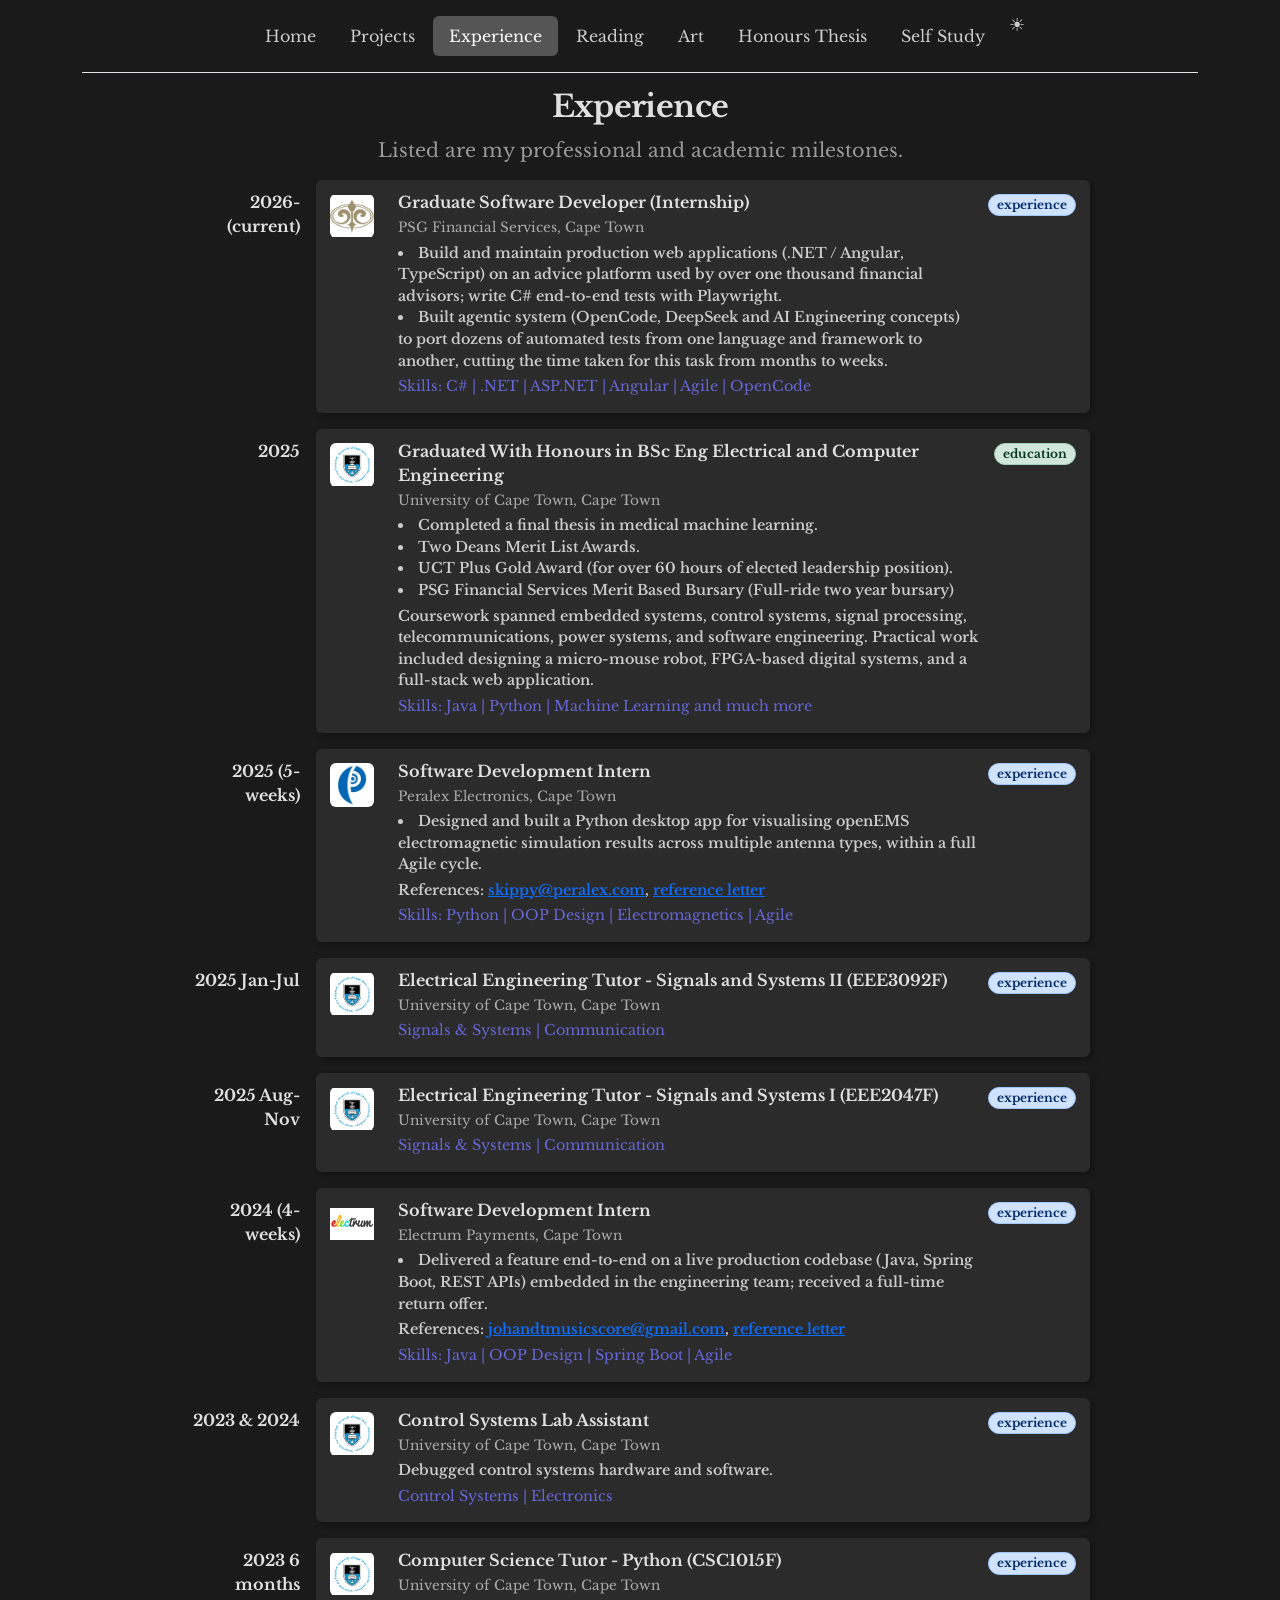
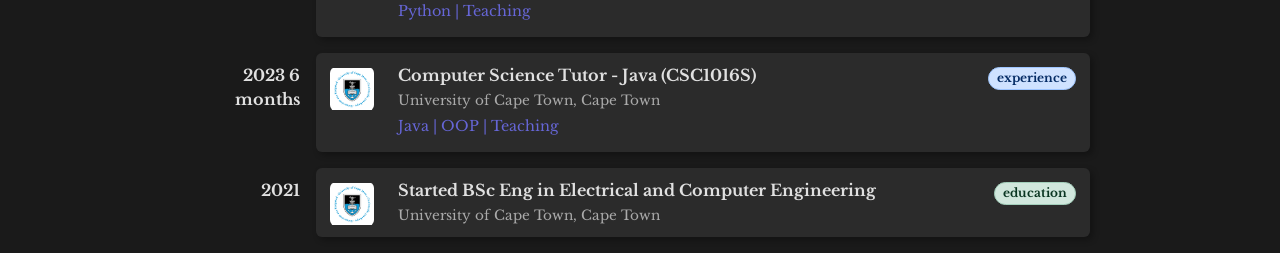
<file: experience.html>
<!doctype html>
<html lang="en">
  <head>
    <meta charset="UTF-8" />
    <meta name="viewport" content="width=device-width, initial-scale=1.0" />
    <title>Shaw Campbell — Experience</title>
    <link
      href="https://cdn.jsdelivr.net/npm/bootstrap@5.3.8/dist/css/bootstrap.min.css"
      rel="stylesheet"
      integrity="sha384-sRIl4kxILFvY47J16cr9ZwB07vP4J8+LH7qKQnuqkuIAvNWLzeN8tE5YBujZqJLB"
      crossorigin="anonymous"
    />
    <link rel="stylesheet" href="./CSS/styles.css" />
    <link rel="preconnect" href="https://fonts.googleapis.com" />
    <link rel="preconnect" href="https://fonts.gstatic.com" crossorigin />
    <link
      href="https://fonts.googleapis.com/css2?family=Libre+Baskerville:ital,wght@0,400..700;1,400..700&display=swap"
      rel="stylesheet"
    />
    <link rel="stylesheet" href="./CSS/career-style.css" />
  </head>

  <body>
    <!-- Header -->
    <section>
      <div class="container">
        <header class="d-flex justify-content-center py-3 border-bottom">
          <ul class="nav nav-pills">
            <li class="nav-item">
              <a href="./index.html" class="nav-link">Home</a>
            </li>
            <li class="nav-item">
              <a href="./projects.html" class="nav-link">Projects</a>
            </li>
            <li class="nav-item">
              <a
                href="./experience.html"
                class="nav-link active"
                aria-current="page"
                >Experience</a
              >
            </li>
            <li class="nav-item">
              <a href="./reading.html" class="nav-link">Reading</a>
            </li>
            <li class="nav-item">
              <a href="./art.html" class="nav-link">Art</a>
            </li>
            <li class="nav-item">
              <a href="./thesis.html" class="nav-link">Honours Thesis</a>
            </li>
            <li class="nav-item">
              <a href="./mathematics.html" class="nav-link">Self Study</a>
            </li>
            <li class="nav-item">
              <button
                class="theme-toggle-nav"
                onclick="toggleTheme()"
                aria-label="Toggle dark mode"
              ></button>
            </li>
          </ul>
        </header>
      </div>
    </section>

    <h1 class="name">Experience</h1>
    <h1 class="description">
      Listed are my professional and academic milestones.
    </h1>

    <section>
      <div class="career-list">
        <div class="career-card">
          <div class="date">2026-<span>(current)</span></div>
          <div class="company-card">
            <div class="logo-item">
              <img
                src="./assets/career-images/PSG_Logo.png"
                alt="PSG Financial Services logo"
              />
            </div>
            <div class="description-container">
              <div class="title-item">
                Graduate Software Developer (Internship)
              </div>
              <div class="location-item">PSG Financial Services, Cape Town</div>
              <div class="explanation-item"><li> Build and maintain production web applications (.NET / Angular, TypeScript) on an advice platform used by over one thousand
financial advisors; write C# end-to-end tests with Playwright.</li>
<li>Built agentic system (OpenCode, DeepSeek and AI Engineering concepts) to port dozens of automated tests from one language and framework to another, cutting the time taken for this task from months to weeks.</li>
</div>
              <div class="skills-item">
                Skills: C# | .NET | ASP.NET | Angular | Agile | OpenCode
              </div>
            </div>
            <div class="itentifier-item">
              <span
                class="badge bg-primary-subtle border border-primary-subtle text-primary-emphasis rounded-pill"
                >experience</span
              >
            </div>
          </div>
        </div>

        <div class="career-card">
          <div class="date">2025</div>
          <div class="company-card">
            <div class="logo-item">
              <img
                src="./assets/career-images/UCT_Logo.png"
                alt="University of Cape Town logo"
              />
            </div>
            <div class="description-container">
              <div class="title-item">
                Graduated With Honours in BSc Eng Electrical and Computer
                Engineering
              </div>
              <div class="location-item">
                University of Cape Town, Cape Town
              </div>
              <div class="explanation-item">
                <li>Completed a final thesis in medical machine learning.</li>
                <li>Two Deans Merit List Awards.</li>
                <li>UCT Plus Gold Award (for over 60 hours of elected leadership position).</li>
                <li>PSG Financial Services Merit Based Bursary (Full-ride two year bursary)</li>
              </div>
              <div class="explanation-item">
                Coursework spanned embedded systems, control systems, signal
                processing, telecommunications, power systems, and software
                engineering. Practical work included designing a micro-mouse
                robot, FPGA-based digital systems, and a full-stack web
                application.
              </div>
              <div class="skills-item">
                Skills: Java | Python | Machine Learning and much more
              </div>
            </div>
            <div class="itentifier-item">
              <span
                class="badge bg-success-subtle border border-success-subtle text-success-emphasis rounded-pill"
                >education</span
              >
            </div>
          </div>
        </div>

        <div class="career-card">
          <div class="date">2025 <span>(5-weeks)</span></div>
          <div class="company-card">
            <div class="logo-item">
              <img
                src="./assets/career-images/Peralex_Logo.jpg"
                alt="Peralex Electronics logo"
              />
            </div>
            <div class="description-container">
              <div class="title-item">Software Development Intern</div>
              <div class="location-item">Peralex Electronics, Cape Town</div>
              <div class="explanation-item">
                <li>Designed and built a Python desktop app for visualising openEMS electromagnetic simulation results across multiple
antenna types, within a full Agile cycle.
</li>
              </div>
              <div class="explanation-item">
                References:
                <a href="mailto:skippy@peralex.com">skippy@peralex.com</a>,
                <a href="./references/peralex-ref.pdf">reference letter</a>
              </div>
              <div class="skills-item">
                Skills: Python | OOP Design | Electromagnetics | Agile
              </div>
            </div>
            <div class="itentifier-item">
              <span
                class="badge bg-primary-subtle border border-primary-subtle text-primary-emphasis rounded-pill"
                >experience</span
              >
            </div>
          </div>
        </div>

        <div class="career-card">
          <div class="date">2025 <span>Jan-Jul</span></div>
          <div class="company-card">
            <div class="logo-item">
              <img
                src="./assets/career-images/UCT_Logo.png"
                alt="University of Cape Town logo"
              />
            </div>
            <div class="description-container">
              <div class="title-item">
                Electrical Engineering Tutor - Signals and Systems II (EEE3092F)
              </div>
              <div class="location-item">
                University of Cape Town, Cape Town
              </div>
              <div class="skills-item">Signals & Systems | Communication</div>
            </div>
            <div class="itentifier-item">
              <span
                class="badge bg-primary-subtle border border-primary-subtle text-primary-emphasis rounded-pill"
                >experience</span
              >
            </div>
          </div>
        </div>

        <div class="career-card">
          <div class="date">2025 <span>Aug-Nov</span></div>
          <div class="company-card">
            <div class="logo-item">
              <img
                src="./assets/career-images/UCT_Logo.png"
                alt="University of Cape Town logo"
              />
            </div>
            <div class="description-container">
              <div class="title-item">
                Electrical Engineering Tutor - Signals and Systems I (EEE2047F)
              </div>
              <div class="location-item">
                University of Cape Town, Cape Town
              </div>
              <div class="skills-item">Signals & Systems | Communication</div>
            </div>
            <div class="itentifier-item">
              <span
                class="badge bg-primary-subtle border border-primary-subtle text-primary-emphasis rounded-pill"
                >experience</span
              >
            </div>
          </div>
        </div>

        <div class="career-card">
          <div class="date">2024 <span>(4-weeks)</span></div>
          <div class="company-card">
            <div class="logo-item">
              <img
                src="./assets/career-images/Electrum_Logo.png"
                alt="Electrum Payments logo"
              />
            </div>
            <div class="description-container">
              <div class="title-item">Software Development Intern</div>
              <div class="location-item">Electrum Payments, Cape Town</div>
              <div class="explanation-item"><li>Delivered a feature end-to-end on a live production codebase (Java, Spring Boot, REST APIs) embedded in the
engineering team; received a full-time return offer.</li></div>
              <div class="explanation-item">
                References:
                <a href="mailto:johandtmusicscore@gmail.com"
                  >johandtmusicscore@gmail.com</a
                >, <a href="./references/electrum.pdf">reference letter</a>
              </div>
              <div class="skills-item">
                Skills: Java | OOP Design | Spring Boot | Agile
              </div>
            </div>
            <div class="itentifier-item">
              <span
                class="badge bg-primary-subtle border border-primary-subtle text-primary-emphasis rounded-pill"
                >experience</span
              >
            </div>
          </div>
        </div>

        <div class="career-card">
          <div class="date">2023 &amp; 2024</div>
          <div class="company-card">
            <div class="logo-item">
              <img
                src="./assets/career-images/UCT_Logo.png"
                alt="University of Cape Town logo"
              />
            </div>
            <div class="description-container">
              <div class="title-item">Control Systems Lab Assistant</div>
              <div class="location-item">
                University of Cape Town, Cape Town
              </div>
              <div class="explanation-item">Debugged control systems hardware and software.</div>
              <div class="skills-item">Control Systems | Electronics</div>
            </div>
            <div class="itentifier-item">
              <span
                class="badge bg-primary-subtle border border-primary-subtle text-primary-emphasis rounded-pill"
                >experience</span
              >
            </div>
          </div>
        </div>

        <div class="career-card">
          <div class="date">2023 <span>6 months</span></div>
          <div class="company-card">
            <div class="logo-item">
              <img
                src="./assets/career-images/UCT_Logo.png"
                alt="University of Cape Town logo"
              />
            </div>
            <div class="description-container">
              <div class="title-item">
                Computer Science Tutor - Python (CSC1015F)
              </div>
              <div class="location-item">
                University of Cape Town, Cape Town
              </div>
              <div class="skills-item">Python | Teaching</div>
            </div>
            <div class="itentifier-item">
              <span
                class="badge bg-primary-subtle border border-primary-subtle text-primary-emphasis rounded-pill"
                >experience</span
              >
            </div>
          </div>
        </div>

        <div class="career-card">
          <div class="date">2023 <span>6 months</span></div>
          <div class="company-card">
            <div class="logo-item">
              <img
                src="./assets/career-images/UCT_Logo.png"
                alt="University of Cape Town logo"
              />
            </div>
            <div class="description-container">
              <div class="title-item">
                Computer Science Tutor - Java (CSC1016S)
              </div>
              <div class="location-item">
                University of Cape Town, Cape Town
              </div>
              <div class="skills-item">Java | OOP | Teaching</div>
            </div>
            <div class="itentifier-item">
              <span
                class="badge bg-primary-subtle border border-primary-subtle text-primary-emphasis rounded-pill"
                >experience</span
              >
            </div>
          </div>
        </div>

        <div class="career-card">
          <div class="date">2021</div>
          <div class="company-card">
            <div class="logo-item">
              <img
                src="./assets/career-images/UCT_Logo.png"
                alt="University of Cape Town logo"
              />
            </div>
            <div class="description-container">
              <div class="title-item">
                Started BSc Eng in Electrical and Computer Engineering
              </div>
              <div class="location-item">
                University of Cape Town, Cape Town
              </div>
            </div>
            <div class="itentifier-item">
              <span
                class="badge bg-success-subtle border border-success-subtle text-success-emphasis rounded-pill"
                >education</span
              >
            </div>
          </div>
        </div>
      </div>
    </section>

    <script
      src="https://cdn.jsdelivr.net/npm/bootstrap@5.3.8/dist/js/bootstrap.bundle.min.js"
      integrity="sha384-FKyoEForCGlyvwx9Hj09JcYn3nv7wiPVlz7YYwJrWVcXK/BmnVDxM+D2scQbITxI"
      crossorigin="anonymous"
    ></script>
    <script>
      (function () {
        const stored = localStorage.getItem("theme");
        if (stored !== "light") {
          document.documentElement.setAttribute("data-theme", "dark");
          if (!stored) localStorage.setItem("theme", "dark");
        }
      })();

      function toggleTheme() {
        const html = document.documentElement;
        if (html.getAttribute("data-theme") === "dark") {
          html.removeAttribute("data-theme");
          localStorage.setItem("theme", "light");
        } else {
          html.setAttribute("data-theme", "dark");
          localStorage.setItem("theme", "dark");
        }
      }
    </script>
  </body>
</html>
</file>
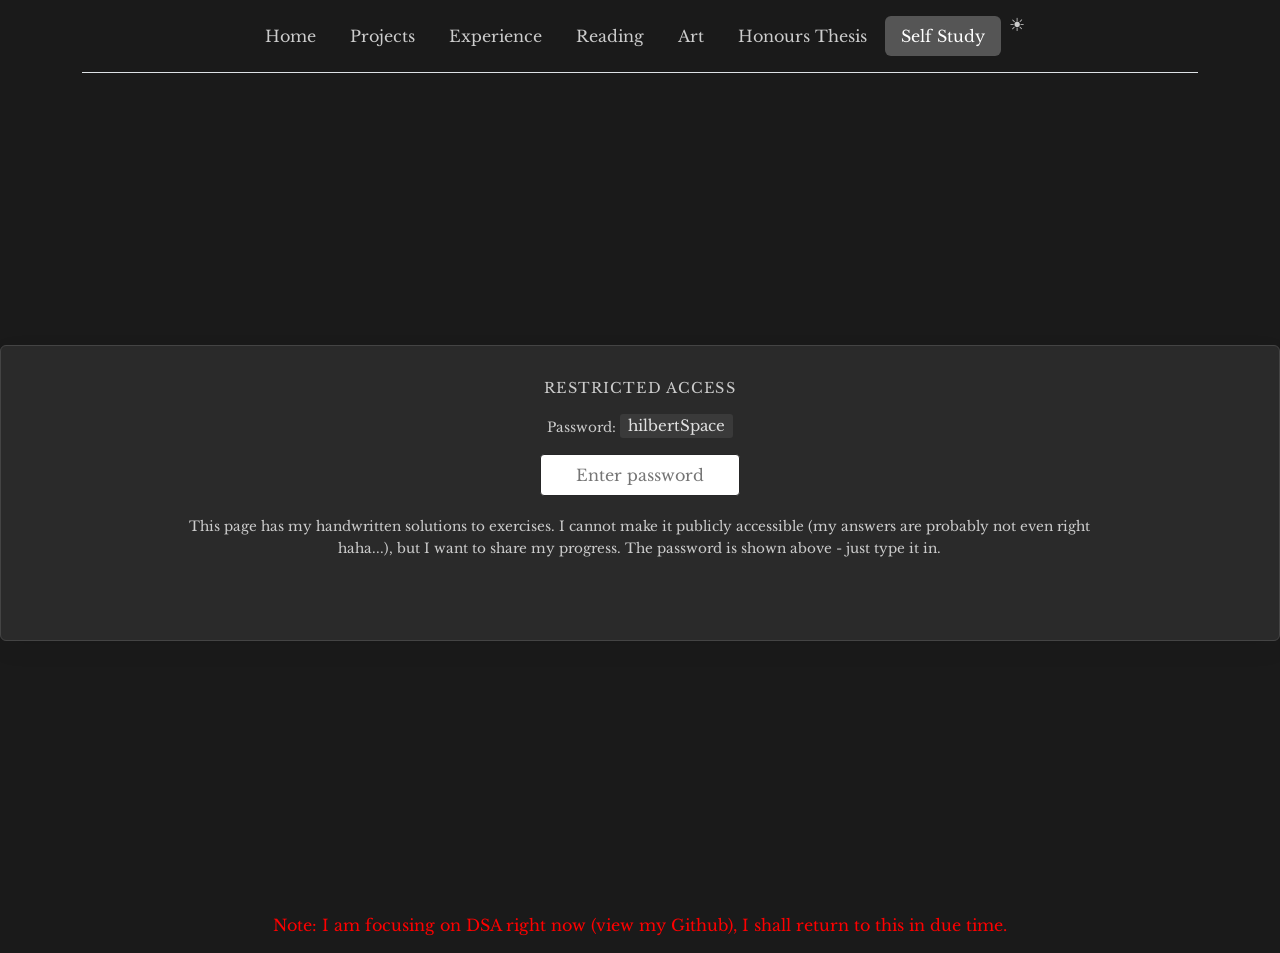
<file: mathematics.html>
<!doctype html>
<html lang="en">
  <head>
    <meta charset="UTF-8" />
    <meta name="viewport" content="width=device-width, initial-scale=1.0" />
    <title>Shaw Campbell — Self Study</title>
    <link
      href="https://cdn.jsdelivr.net/npm/bootstrap@5.3.8/dist/css/bootstrap.min.css"
      rel="stylesheet"
      integrity="sha384-sRIl4kxILFvY47J16cr9ZwB07vP4J8+LH7qKQnuqkuIAvNWLzeN8tE5YBujZqJLB"
      crossorigin="anonymous"
    />
    <link rel="preconnect" href="https://fonts.googleapis.com" />
    <link rel="preconnect" href="https://fonts.gstatic.com" crossorigin />
    <link
      href="https://fonts.googleapis.com/css2?family=Libre+Baskerville:ital,wght@0,400;0,700;1,400&display=swap"
      rel="stylesheet"
    />
    <style>
      /* =====================
         Inherited site styles
         ===================== */
      .nav-pills .nav-link.active,
      .nav-pills .show > .nav-link {
        color: var(--bs-nav-pills-link-active-color);
        background-color: var(--nav-active-bg, #262627);
      }
      .nav-link {
        color: var(--nav-link, #262627);
      }
      .container {
        border-bottom-color: var(--text, #262627);
        border-bottom-width: 50px;
      }
      .description {
        text-align: center;
        font-size: 1.5rem;
        font-weight: 350;
        color: var(--text-muted, #8c8c8d);
      }

      /* =====================
         Page-level typography
         ===================== */
      body {
        font-family: "Libre Baskerville", serif;
        background-color: var(--bg, #fafaf8);
        color: var(--text, #262627);
      }

      /* =====================
         Intro section
         ===================== */
      .page-intro {
        max-width: 680px;
        margin: 3rem auto 3.5rem;
        text-align: center;
      }
      .page-intro h1 {
        font-size: 1.9rem;
        font-weight: 700;
        letter-spacing: -0.02em;
        margin-bottom: 0.85rem;
      }
      .page-intro p {
        font-size: 1.02rem;
        color: #555;
        line-height: 1.8;
        font-style: italic;
      }

      /* =====================
         Book columns
         ===================== */
      .books-row {
        gap: 2rem;
      }

      .book-card {
        background: #fff;
        border: 1px solid #e4e4e0;
        border-radius: 4px;
        padding: 1.6rem 1.4rem 2rem;
      }

      /* --- Stats strip above cover --- */
      .book-stats {
        display: flex;
        justify-content: space-between;
        margin-bottom: 1.1rem;
        gap: 0.5rem;
      }
      .stat-block {
        flex: 1;
        text-align: center;
        border: 1px solid #e4e4e0;
        border-radius: 3px;
        padding: 0.45rem 0.3rem;
      }
      .stat-label {
        font-size: 0.62rem;
        text-transform: uppercase;
        letter-spacing: 0.08em;
        color: #999;
        display: block;
        margin-bottom: 0.2rem;
      }
      .stat-value {
        font-size: 0.88rem;
        font-weight: 700;
        color: #262627;
        display: block;
        line-height: 1.2;
      }
      .stat-value.status-reading {
        color: #2a6ebb;
      }
      .stat-value.status-complete {
        color: #2e7d4f;
      }
      .stat-value.status-upcoming {
        color: #999;
      }

      /* --- Cover image --- */
      .book-cover-wrap {
        width: 50%;
        margin-bottom: 1.4rem;
        border: 1px solid #e4e4e0;
        box-shadow: #262627;
      }
      .book-cover-wrap img {
        width: 100%;
        display: block;
        object-fit: cover;
      }

      /* --- Chapter accordion --- */
      .chapter-accordion .accordion-button {
        font-family: "Libre Baskerville", serif;
        font-size: 0.88rem;
        color: #262627;
        background-color: #fafaf8;
        padding: 0.6rem 0.9rem;
        box-shadow: none;
      }
      .chapter-accordion .accordion-button:not(.collapsed) {
        background-color: #f2f2ee;
        color: #262627;
        box-shadow: none;
      }
      .chapter-accordion .accordion-button::after {
        filter: grayscale(1);
      }
      .chapter-accordion .accordion-item {
        border-color: #e4e4e0;
        border-radius: 0 !important;
        margin-bottom: 0.3rem;
        overflow: hidden;
        border-radius: 3px !important;
      }
      .chapter-accordion .accordion-body {
        padding: 0.7rem 0.9rem;
        background: #fff;
      }

      /* --- PDF links --- */
      .pdf-link-list {
        list-style: none;
        padding: 0;
        margin: 0;
      }
      .pdf-link-list li {
        margin-bottom: 0.35rem;
      }
      .pdf-link-list a {
        color: #1a5fa8;
        text-decoration: none;
        font-size: 0.84rem;
        display: inline-flex;
        align-items: center;
        gap: 0.35rem;
      }
      .pdf-link-list a:hover {
        text-decoration: underline;
        color: #0d3d6e;
      }
      .pdf-icon {
        width: 14px;
        height: 14px;
        flex-shrink: 0;
        /* inline SVG PDF icon */
        background-image: url("data:image/svg+xml,%3Csvg xmlns='http://www.w3.org/2000/svg' viewBox='0 0 24 24' fill='%231a5fa8'%3E%3Cpath d='M20 2H8a2 2 0 0 0-2 2v12a2 2 0 0 0 2 2h12a2 2 0 0 0 2-2V4a2 2 0 0 0-2-2zm-8.5 7.5c0 .83-.67 1.5-1.5 1.5H9v2H7.5V7H10c.83 0 1.5.67 1.5 1.5v1zm5 2c0 .83-.67 1.5-1.5 1.5h-2.5V7H15c.83 0 1.5.67 1.5 1.5v3zm4-3H19v1h1.5V11H19v2h-1.5V7h3v1.5zM9 9.5h1v-1H9v1zM4 6H2v14a2 2 0 0 0 2 2h14v-2H4V6zm10 5.5h1v-3h-1v3z'/%3E%3C/svg%3E");
        background-repeat: no-repeat;
        background-size: contain;
        display: inline-block;
      }

      /* =====================
         Study log
         ===================== */
      .log-section {
        margin-top: 4rem;
        max-width: 820px;
        margin-left: auto;
        margin-right: auto;
        margin-bottom: 4rem;
      }
      .log-section h2 {
        font-size: 1.25rem;
        font-weight: 700;
        letter-spacing: -0.01em;
        border-bottom: 1px solid #e4e4e0;
        padding-bottom: 0.6rem;
        margin-bottom: 1.8rem;
      }
      .log-entry {
        margin-bottom: 2rem;
        padding-bottom: 2rem;
        border-bottom: 1px solid #f0f0ec;
      }
      .log-entry:last-child {
        border-bottom: none;
      }
      .log-date {
        font-size: 0.75rem;
        text-transform: uppercase;
        letter-spacing: 0.1em;
        color: #aaa;
        margin-bottom: 0.5rem;
      }
      .log-text {
        font-size: 0.97rem;
        color: #3a3a3a;
        line-height: 1.85;
        /* font-style: italic; */
        margin: 0;
      }

      /* =====================
         Section heading
         ===================== */
      .section-heading {
        font-size: 1.05rem;
        font-weight: 700;
        text-transform: uppercase;
        letter-spacing: 0.08em;
        color: #aaa;
        margin-bottom: 0.8rem;
        margin-top: 1.6rem;
      }

      .section-nav {
        display: flex;
        justify-content: center;
        gap: 2rem;
        margin: 2.5rem 0 3rem;
      }

      .section-link {
        display: inline-flex;
        flex-direction: column;
        align-items: center;
        justify-content: center;
        gap: 0.5rem;

        min-width: 160px;
        padding: 0.9rem 1.2rem;

        text-decoration: none;
        color: #262627;

        font-size: 0.85rem;
        letter-spacing: 0.08em;
        text-transform: uppercase;
        font-size: 1.2rem;

        background: #ffffff;
        border: 1px solid #d8d8d3;
        border-radius: 10px; /* <-- key change */

        box-shadow: 0 7px 7px rgba(0, 0, 0, 0.6);

        transition: all 0.18s ease;
      }

      .section-link svg {
        width: 24px;
        height: 24px;
        stroke: #666;
        stroke-width: 4;
        fill: none;

        transition:
          transform 0.18s ease,
          stroke 0.18s ease;
      }

      /* Hover = clearer affordance */
      .section-link:hover {
        border-color: #bfbfbb;
        box-shadow: 0 6px 16px rgba(0, 0, 0, 0.08);
        transform: translateY(-2px);
      }

      .section-link:hover svg {
        transform: translateY(4px);
        stroke: #262627;
      }

      /* Click feel */
      .section-link:active {
        transform: translateY(0);
        box-shadow: 0 2px 6px rgba(0, 0, 0, 0.06);
      }

      /* ── Password gate ── */
      #gate {
        min-height: calc(100vh - 60px);
        background: #fafaf8;
        display: flex;
        align-items: center;
        justify-content: center;
      }

      .gate-box {
        text-align: center;
        border: 1px solid #e4e4e0;
        padding: 2rem 2.5rem;
        background: #fff;
        border-radius: 6px;
        box-shadow: 0 8px 24px rgba(0, 0, 0, 0.06);
      }

      .gate-title {
        font-size: 0.9rem;
        letter-spacing: 0.08em;
        text-transform: uppercase;
        color: #8c8c8d;
        margin-bottom: 1rem;
      }

      .gate-password-hint {
        font-size: 0.85rem;
        color: #555;
        margin-bottom: 1rem;
      }

      .gate-password-hint code {
        font-family: "Libre Baskerville", serif;
        background: #f0f0ee;
        padding: 0.15rem 0.5rem;
        border-radius: 3px;
        font-size: 0.95rem;
      }

      #gate-input {
        font-family: "Libre Baskerville", serif;
        padding: 0.5rem 0.7rem;
        border: 1px solid #d8d8d3;
        border-radius: 4px;
        outline: none;
        width: 200px;
        text-align: center;
      }

      #gate-input:focus {
        border-color: #262627;
      }

      #gate-error {
        margin-top: 0.7rem;
        font-size: 0.75rem;
        color: #a94442;
        height: 1rem;
      }

      html {
        scroll-behavior: smooth;
      }

      .subsection {
        font-size: smaller;
        color: #0d3d6e89;
        margin-bottom: 0;
      }

      .theme-toggle-nav {
        background: none;
        border: none;
        cursor: pointer;
        font-size: 1.15rem;
        padding: 0 6px;
        color: var(--nav-link, #262627);
        line-height: 1;
        display: flex;
        align-items: center;
        transition: color 0.2s ease;
      }
      .theme-toggle-nav:hover {
        background: none;
        color: var(--nav-link, #262627);
        transform: none;
        box-shadow: none;
      }
      .theme-toggle-nav::before {
        content: "🌙";
      }
      [data-theme="dark"] .theme-toggle-nav::before {
        content: "☀";
      }

      [data-theme="dark"] {
        --bg: #1a1a1a;
        --text: #e0e0e0;
        --text-muted: #999;
        --text-light: #bbb;
        --nav-active-bg: #555;
        --nav-link: #ccc;
      }

      [data-theme="dark"] body {
        background-color: #1a1a1a;
        color: #e0e0e0;
      }

      [data-theme="dark"] .page-intro p {
        color: #bbb;
      }

      [data-theme="dark"] .book-card {
        background: #2a2a2a;
        border-color: #444;
      }

      [data-theme="dark"] .stat-block {
        border-color: #444;
      }

      [data-theme="dark"] .stat-value {
        color: #e0e0e0;
      }

      [data-theme="dark"] .description {
        color: #999;
      }

      [data-theme="dark"] .section-link {
        background: #2a2a2a;
        border-color: #555;
        color: #e0e0e0;
      }

      [data-theme="dark"] .chapter-accordion .accordion-button {
        background-color: #2a2a2a;
        color: #e0e0e0;
      }

      [data-theme="dark"] .chapter-accordion .accordion-button:not(.collapsed) {
        background-color: #333;
      }

      [data-theme="dark"] .chapter-accordion .accordion-item {
        border-color: #444;
      }

      [data-theme="dark"] .chapter-accordion .accordion-body {
        background: #2a2a2a;
      }

      [data-theme="dark"] .log-section h2 {
        border-bottom-color: #444;
      }

      [data-theme="dark"] .log-entry {
        border-bottom-color: #333;
      }

      [data-theme="dark"] .log-text {
        color: #ccc;
      }

      [data-theme="dark"] .book-cover-wrap {
        border-color: #444;
      }

      [data-theme="dark"] .stat-label {
        color: #888;
      }

      [data-theme="dark"] .subsection {
        color: #5a8aba;
      }

      [data-theme="dark"] #gate {
        background: #1a1a1a;
      }

      [data-theme="dark"] .gate-box {
        background: #2a2a2a;
        border-color: #444;
      }

      [data-theme="dark"] .gate-box p {
        color: #ccc;
      }

      [data-theme="dark"] .gate-password-hint {
        color: #ccc;
      }

      [data-theme="dark"] .gate-password-hint code {
        background: #3a3a3a;
        color: #e0e0e0;
      }

      [data-theme="dark"] .section-link {
        box-shadow: 0 4px 12px rgba(0, 0, 0, 0.4);
      }

      img {
        max-width: 100%;
        height: auto;
      }

      header .nav {
        flex-wrap: wrap;
        justify-content: center !important;
        gap: 2px;
      }

      @media (max-width: 768px) {
        .page-intro {
          margin: 2rem auto 2rem;
          padding: 0 1rem;
        }

        .page-intro h1 {
          font-size: 1.4rem;
        }

        .page-intro p {
          font-size: 0.9rem;
        }

        .books-row {
          flex-wrap: wrap !important;
          gap: 1rem;
        }

        .books-row .col-4 {
          width: 100%;
          flex: 0 0 100%;
          max-width: 100%;
        }

        .book-card {
          padding: 1.2rem 1rem 1.5rem;
        }

        .book-cover-wrap {
          width: 40%;
          margin: 0 auto 1rem;
        }

        .section-nav {
          flex-direction: column;
          align-items: center;
          gap: 0.8rem;
          margin: 1.5rem 0 2rem;
        }

        .section-link {
          min-width: 200px;
          padding: 0.7rem 1rem;
          font-size: 1rem;
        }

        .log-section {
          padding: 0 1rem;
          margin-top: 2.5rem;
        }

        .gate-box {
          padding: 1.5rem;
          margin: 0 1rem;
        }

        .description {
          font-size: 1rem !important;
        }
      }

      @media (max-width: 480px) {
        .book-cover-wrap {
          width: 60%;
        }

        .book-stats {
          flex-direction: column;
          gap: 0.4rem;
        }

        .chapter-accordion .accordion-button {
          font-size: 0.78rem;
        }

        .log-text {
          font-size: 0.85rem;
        }
      }

    </style>
  </head>

  <body>
    <!-- ========================
         Navbar (site-consistent)
         ======================== -->
    <section>
      <div class="container">
        <header class="d-flex justify-content-center py-3 border-bottom">
          <ul class="nav nav-pills">
            <li class="nav-item">
              <a href="./index.html" class="nav-link">Home</a>
            </li>
            <li class="nav-item">
              <a href="./projects.html" class="nav-link">Projects</a>
            </li>
            <li class="nav-item">
              <a href="./experience.html" class="nav-link">Experience</a>
            </li>
            <li class="nav-item">
              <a href="./reading.html" class="nav-link">Reading</a>
            </li>
            <li class="nav-item">
              <a href="./art.html" class="nav-link">Art</a>
            </li>
            <li class="nav-item">
              <a href="./thesis.html" class="nav-link">Honours Thesis</a>
            </li>
            <li class="nav-item">
              <a href="./mathematics.html" class="nav-link active" aria-current="page">
                Self Study
              </a>
            </li>
            <li class="nav-item">
              <button class="theme-toggle-nav" onclick="toggleTheme()" aria-label="Toggle dark mode"></button>
            </li>
          </ul>
        </header>
      </div>
    </section>

    <div id="gate">
      <div class="gate-box">
        <p class="gate-title">Restricted Access</p>

        <p class="gate-password-hint">
          Password: <code>hilbertSpace</code>
        </p>

        <input
          type="password"
          id="gate-input"
          placeholder="Enter password"
          onkeydown="handleGate(event)"
          autofocus
        />
        <div style="width: 80%; margin: 20px auto 0">
          <p style="font-size: 0.85rem; line-height: 1.6;">
            This page has my handwritten solutions to exercises. I cannot make
            it publicly accessible (my answers are probably not even right
            haha...), but I want to share my progress. The password is shown
            above - just type it in.
          </p>
        </div>
        <p id="gate-error"></p>
      </div>
    </div>

    <div style= 'text-align: center'>
      <p style = 'color: red; ' >
        Note: I am focusing on DSA right now (view my Github), I shall return to this in due time.
      </p>
    </div>

    <div id="protected-content" style="display: none">
      <!-- ALL your current page content goes here -->
      <!-- ========================
         Intro
         ======================== -->
      <div class="page-intro px-3">
        <h1>Self Study</h1>
        <p class="description" style="font-size: 1rem; margin-top: 0.5rem">
          Out of love for the rigorous and abstract theory used in quantitative
          finance, I have been self studying real analysis and stochastic
          calculus using textbooks used in UCT's masters of financial
          engineering program. Below details my progress with my handwritten
          solutions to exercises and a dated study log.
        </p>
      </div>

      <!-- In preparation for the Master of Financial Engineering at UCT, I am
          working through real analysis and stochastic calculus independently.
          This page documents that progress honestly — chapter by chapter,
          problem by problem. Handwritten solutions are available to download
          below. -->

      <div class="section-nav">
        <a href="#completed" class="section-link">
          <span>Written Solutions</span>
          <svg viewBox="0 0 24 24">
            <path d="M8 10l4 4 4-4" />
          </svg>
        </a>

        <a href="#log" class="section-link">
          <span>Dated Study Log</span>
          <svg viewBox="0 0 24 24">
            <path d="M8 10l4 4 4-4" />
          </svg>
        </a>
      </div>

      <!-- ========================
         Book columns
         ======================== -->
      <div class="container-fluid px-4 mb-5">
        <div class="row gap-1 books-row flex-nowrap">
          <!-- ── BOOK 1: Real Analysis ── -->
          <div class="col-4">
            <div class="book-card">
              <p id="completed" style="font-weight: 700">
                Real Analysis — P. Ouwehand
              </p>

              <!-- Stats -->
              <div class="book-stats">
                <div class="stat-block">
                  <span class="stat-label">Status</span>
                  <span class="stat-value status-reading"
                    >Completing Ch2</span
                  >
                </div>
                <div class="stat-block">
                  <span class="stat-label">Completed</span>
                  <span class="stat-value">1 / 5 ch.</span>
                </div>
              </div>

              <!-- Cover -->
              <div class="book-cover-wrap">
                <img
                  src="./assets/maths-images/RA.png"
                  alt="Real Analysis — P. Ouwehand"
                />
              </div>

              <p
                  style="
                    font-size: 0.82rem;
                    text-align: center;
                    margin-top: -0.8rem;
                    margin-bottom: 1.2rem;
                    font-style: italic;
                  "
                  id="soln"
                >
                  Real Analysis — P. Ouwehand
                </p>

              <!-- Chapters -->
              <!-- <p class="section-heading">Written Solutions</p>
            <button onclick="expandAll1()" class="btn btn-sm btn-primary inline">
                Expand All
            </button> -->
              <div
                style="
                  display: flex;
                  justify-content: space-between;
                  align-items: center;
                "
              >
                <p
                  class="section-heading"
                  style="margin: 0; font-size: 13px; color: var(--text, #262627)"
                  id="solutions"
                >
                  Written Solutions By
                </p>

                <label
                  style="
                    display: flex;
                    align-items: center;
                    gap: 6px;
                    cursor: pointer;
                    font-size: 0.9rem;
                  "
                >
                  <input
                    type="checkbox"
                    id="toggleAll1"
                    onchange="toggleAll(this, 'ra-accordion')"
                    checked
                  />
                  <span id="toggleLabel1">Expand All</span>
                </label>
              </div>
              <p
                class="section-heading"
                style="margin: 0; font-size: 13px; color: var(--text, #262627)"
              >
                chapter
              </p>
              <div class="accordion chapter-accordion" id="ra-accordion">
                <div class="accordion-item">
                  <h2 class="accordion-header">
                    <button
                      class="accordion-button collapsed"
                      type="button"
                      data-bs-toggle="collapse"
                      data-bs-target="#ra-ch1"
                    >
                      1 — An Axiomatic Development of the Real Number System
                    </button>
                  </h2>
                  <div id="ra-ch1" class="accordion-collapse collapse show">
                    <div class="accordion-body">
                      <ul class="pdf-link-list">
                        <li>
                          <p class="subsection">1.1 Why we need axioms . . .</p>
                          <p class="subsection">
                            1.2 Arithmetic of Fields . . .
                          </p>
                        </li>
                        <li>
                          <a
                            href="exercises/Exercise 1.2.7.pdf"
                            target="_blank"
                            rel="noopener noreferrer"
                          >
                            <span class="pdf-icon"></span>
                            Exercise 1.2.7
                          </a>
                        </li>
                        <li>
                          <a
                            href="exercises/Exercise 1.2.9.pdf"
                            target="_blank"
                            rel="noopener noreferrer"
                          >
                            <span class="pdf-icon"></span>
                            Exercises 1.2.9
                          </a>
                        </li>
                        <li>
                          <p class="subsection">1.3 Ordered Fields . . .</p>
                        </li>
                        <li>
                          <a
                            href="exercises/Exercise 1.3.4.pdf"
                            target="_blank"
                            rel="noopener noreferrer"
                          >
                            <span class="pdf-icon"></span>
                            Exercises 1.3.4
                          </a>
                        </li>
                        <li>
                          <p class="subsection">1.4 The Continuum. . .</p>
                        </li>
                        <li>
                          <a
                            href="exercises/Exercise 1.4.3.pdf"
                            target="_blank"
                            rel="noopener noreferrer"
                          >
                            <span class="pdf-icon"></span>
                            Exercises 1.4.3
                          </a>
                        </li>
                        <li>
                          <p class="subsection">
                            1.5 The Completeness Axiom . . .
                          </p>
                        </li>
                        <li>
                          <a
                            href="exercises/Exercise 1.5.5.pdf"
                            target="_blank"
                            rel="noopener noreferrer"
                          >
                            <span class="pdf-icon"></span>
                            Exercises 1.5.5
                          </a>
                        </li>
                        <li>
                          <a
                            href="exercises/Exercise 1.5.8.pdf"
                            target="_blank"
                            rel="noopener noreferrer"
                          >
                            <span class="pdf-icon"></span>
                            Exercises 1.5.8
                          </a>
                        </li>
                        <li>
                          <a
                            href="exercises/Exercise 1.5.13.pdf"
                            target="_blank"
                            rel="noopener noreferrer"
                          >
                            <span class="pdf-icon"></span>
                            Exercises 1.5.13
                          </a>
                        </li>
                        <li>
                          <a
                            href="exercises/Exercise 1.5.14.pdf"
                            target="_blank"
                            rel="noopener noreferrer"
                          >
                            <span class="pdf-icon"></span>
                            Exercises 1.5.14
                          </a>
                        </li>
                        <li>
                          <a
                            href="exercises/Exercise 1.5.15.pdf"
                            target="_blank"
                            rel="noopener noreferrer"
                          >
                            <span class="pdf-icon"></span>
                            Exercises 1.5.15
                          </a>
                        </li>
                        <li>
                          <a
                            href="exercises/Exercise 1.5.16.pdf"
                            target="_blank"
                            rel="noopener noreferrer"
                          >
                            <span class="pdf-icon"></span>
                            Exercises 1.5.16
                          </a>
                        </li>
                      </ul>
                    </div>
                  </div>
                </div>

                <div class="accordion-item">
                  <h2 class="accordion-header">
                    <button
                      class="accordion-button collapsed"
                      type="button"
                      data-bs-toggle="collapse"
                      data-bs-target="#ra-ch1"
                    >
                      2 — Sequences and Series
                    </button>
                  </h2>
                  <div id="ra-ch1" class="accordion-collapse collapse show">
                    <div class="accordion-body">
                      <ul class="pdf-link-list">
                        <li>
                          <p class="subsection">2.1 Introduction. . .</p>
                        </li>
                        <li>
                          <a
                            href="exercises/Exercise 2.1.4.1.pdf"
                            target="_blank"
                            rel="noopener noreferrer"
                          >
                            <span class="pdf-icon"></span>
                            Exercise 2.1.4
                          </a>
                        </li>

                        <li>
                          <a
                            href="exercises/Exercise 2.1.5.pdf"
                            target="_blank"
                            rel="noopener noreferrer"
                          >
                            <span class="pdf-icon"></span>
                            Exercise 2.1.5
                          </a>
                        </li>

                        <li>
                          <p class="subsection">2.2 Definition of Convergence . . .</p>
                        </li>

                        <li>
                          <a
                            href="exercises/Exercise 2.2.2.pdf"
                            target="_blank"
                            rel="noopener noreferrer"
                          >
                            <span class="pdf-icon"></span>
                            Exercise 2.2.2
                          </a>
                        </li>

                        <li>
                          <a
                            href="exercises/Exercise 2.2.6.pdf"
                            target="_blank"
                            rel="noopener noreferrer"
                          >
                            <span class="pdf-icon"></span>
                            Exercise 2.2.6
                          </a>
                        </li>

                        <li>
                          <a
                            href="exercises/Exercise 2.2.10.pdf"
                            target="_blank"
                            rel="noopener noreferrer"
                          >
                            <span class="pdf-icon"></span>
                            Exercise 2.2.10
                          </a>
                        </li>

                        <li>
                          <a
                            href="exercises/Exercise 2.2.12.pdf"
                            target="_blank"
                            rel="noopener noreferrer"
                          >
                            <span class="pdf-icon"></span>
                            Exercise 2.2.12
                          </a>
                        </li>

                        <li>
                          <a
                            href="exercises/Exercise 2.2.14.pdf"
                            target="_blank"
                            rel="noopener noreferrer"
                          >
                            <span class="pdf-icon"></span>
                            Exercise 2.2.14
                          </a>
                        </li>

                        <li>
                          <a
                            href="exercises/Exercise 2.2.15.pdf"
                            target="_blank"
                            rel="noopener noreferrer"
                          >
                            <span class="pdf-icon"></span>
                            Exercise 2.2.15
                          </a>
                        </li>

                        <li>
                          <a
                            href="exercises/Exercise 2.2.19.pdf"
                            target="_blank"
                            rel="noopener noreferrer"
                          >
                            <span class="pdf-icon"></span>
                            Exercise 2.2.19
                          </a>
                        </li>

                        <li>
                          <a
                            href="exercises/Exercise 2.2.23.pdf"
                            target="_blank"
                            rel="noopener noreferrer"
                          >
                            <span class="pdf-icon"></span>
                            Exercise 2.2.23
                          </a>
                        </li>

                      </ul>
                    </div>
                  </div>
                </div>

                <!-- <div class="accordion-item">
                  <h2 class="accordion-header">
                    <button
                      class="accordion-button collapsed"
                      type="button"
                      data-bs-toggle="collapse"
                      data-bs-target="#ra-ch2"
                    >
                      2 — Sequences and Series
                    </button>
                  </h2>
                  <div id="ra-ch2" class="accordion-collapse collapse show">
                    <div class="accordion-body">
                      <p
                        style="
                          font-size: 0.82rem;
                          color: #bbb;
                          font-style: italic;
                        "
                      >
                        Not yet started.
                      </p>
                      
                      </ul>
                    </div>
                  </div>
                </div> -->

                <!-- <div class="accordion-item">
                  <h2 class="accordion-header">
                    <button
                      class="accordion-button collapsed"
                      type="button"
                      data-bs-toggle="collapse"
                      data-bs-target="#ra-ch3"
                    >
                      3 — Continuity
                    </button>
                  </h2>
                  <div id="ra-ch3" class="accordion-collapse collapse show">
                    <div class="accordion-body">
                      <ul class="pdf-link-list">
                        <li>
                          <a href="#" style="color: #aaa; pointer-events: none">
                            <span class="pdf-icon" style="opacity: 0.4"></span>
                            In progress
                          </a>
                        </li>
                      </ul>
                    </div>
                  </div>
                </div> -->

                <!-- <div class="accordion-item">
                  <h2 class="accordion-header">
                    <button
                      class="accordion-button collapsed"
                      type="button"
                      data-bs-toggle="collapse"
                      data-bs-target="#ra-ch4"
                    >
                      4 — Differentiation
                    </button>
                  </h2>
                  <div id="ra-ch4" class="accordion-collapse collapse show">
                    <div class="accordion-body">
                      <p
                        style="
                          font-size: 0.82rem;
                          color: #bbb;
                          font-style: italic;
                        "
                      >
                        Not yet started.
                      </p>
                    </div>
                  </div>
                </div> -->
              </div>
              <!-- /accordion -->
            </div>
            <!-- /book-card -->
          </div>
          <!-- /col -->

          <!-- ── BOOK 2: Shreve I ── -->
          <div class="col-4">
            <div class="book-card">
              <p style="font-weight: 700">
                Stochastic Calculus for Finance I — S. E. Shreve
              </p>
              <div class="book-stats">
                <div class="stat-block">
                  <span class="stat-label">Status</span>
                  <span class="stat-value status-upcoming"
                    >Reading Introduction - will start properly after Ch2 of
                    real analysis</span
                  >
                </div>
                <div class="stat-block">
                  <span class="stat-label">Completed</span>
                  <span class="stat-value">0 / 6 ch.</span>
                </div>
              </div>

              <div class="book-cover-wrap">
                <img
                  src="./assets/maths-images/SH1.png"
                  alt="Stochastic Calculus for Finance I — Shreve"
                />
              </div>

              <p
                  style="
                    font-size: 0.82rem;
                    text-align: center;
                    margin-top: -0.8rem;
                    margin-bottom: 1.2rem;
                    font-style: italic;
                  "
                >
                  Stochastic Calculus for Finance I — S. E. Shreve
                </p>

              <div
                style="
                  display: flex;
                  justify-content: space-between;
                  align-items: center;
                "
              >
                <p
                  class="section-heading"
                  style="margin: 0; font-size: 13px; color: var(--text, #262627)"
                >
                  Written Solutions By
                </p>

                <label
                  style="
                    display: flex;
                    align-items: center;
                    gap: 6px;
                    cursor: pointer;
                    font-size: 0.9rem;
                  "
                >
                  <input
                    type="checkbox"
                    id="toggleAll2"
                    onchange="toggleAll(this, 's1-accordion')"
                    checked
                  />
                  <span id="toggleLabel2">Expand All</span>
                </label>
              </div>
              <p
                class="section-heading"
                style="margin: 0; font-size: 13px; color: var(--text, #262627)"
              >
                chapter
              </p>
              <div class="accordion chapter-accordion" id="s1-accordion">
                <div class="accordion-item">
                  <h2 class="accordion-header">
                    <button
                      class="accordion-button collapsed"
                      type="button"
                      data-bs-toggle="collapse"
                      data-bs-target="#s1-ch1"
                    >
                      1 — The Binomial No-Arbitrage Pricing Model
                    </button>
                  </h2>
                  <div id="s1-ch1" class="accordion-collapse collapse show">
                    <div class="accordion-body">
                      <p
                        style="
                          font-size: 0.82rem;
                          color: #bbb;
                          font-style: italic;
                        "
                      >
                        Not yet started.
                      </p>
                    </div>
                  </div>
                </div>

                <div class="accordion-item">
                  <h2 class="accordion-header">
                    <button
                      class="accordion-button collapsed"
                      type="button"
                      data-bs-toggle="collapse"
                      data-bs-target="#s1-ch2"
                    >
                      2 — Probability Theory on Coin Toss Space
                    </button>
                  </h2>
                  <div id="s1-ch2" class="accordion-collapse collapse show">
                    <div class="accordion-body">
                      <p
                        style="
                          font-size: 0.82rem;
                          color: #bbb;
                          font-style: italic;
                        "
                      >
                        Not yet started.
                      </p>
                    </div>
                  </div>
                </div>

                <div class="accordion-item">
                  <h2 class="accordion-header">
                    <button
                      class="accordion-button collapsed"
                      type="button"
                      data-bs-toggle="collapse"
                      data-bs-target="#s1-ch3"
                    >
                      3 — State Prices
                    </button>
                  </h2>
                  <div id="s1-ch3" class="accordion-collapse collapse show">
                    <div class="accordion-body">
                      <p
                        style="
                          font-size: 0.82rem;
                          color: #bbb;
                          font-style: italic;
                        "
                      >
                        Not yet started.
                      </p>
                    </div>
                  </div>
                </div>
              </div>
            </div>
          </div>

          <!-- ── BOOK 3: Shreve II ── -->
          <div class="col-4">
            <div class="book-card">
              <p style="font-weight: 700">
                Stochastic Calculus for Finance II — S. E. Shreve
              </p>
              <div class="book-stats">
                <div class="stat-block">
                  <span class="stat-label">Status</span>
                  <span class="stat-value status-upcoming"
                    >Will start after stochastic calculus 1</span
                  >
                </div>
                <div class="stat-block">
                  <span class="stat-label">Completed</span>
                  <span class="stat-value">0 / 11 ch.</span>
                </div>
              </div>

              <div class="book-cover-wrap">
                <img
                  src="./assets/maths-images/SH2.png"
                  alt="Stochastic Calculus for Finance II — Shreve"
                />
              </div>

              <p
                  style="
                    font-size: 0.82rem;
                    text-align: center;
                    margin-top: -0.8rem;
                    margin-bottom: 1.2rem;
                    font-style: italic;
                  "
                >
                  Stochastic Calculus for Finance II — S. E. Shreve
                </p>

              <div
                style="
                  display: flex;
                  justify-content: space-between;
                  align-items: center;
                "
              >
                <p
                  class="section-heading"
                  style="margin: 0; font-size: 13px; color: var(--text, #262627)"
                >
                  Written Solutions By
                </p>
                <label
                  style="
                    display: flex;
                    align-items: center;
                    gap: 6px;
                    cursor: pointer;
                    font-size: 0.9rem;
                  "
                >
                  <input
                    type="checkbox"
                    id="toggleAll1"
                    onchange="toggleAll(this, 's2-accordion')"
                    checked
                  />
                  <span id="toggleLabel3">Expand All</span>
                </label>
              </div>
              <p
                class="section-heading"
                style="margin: 0; font-size: 13px; color: var(--text, #262627)"
              >
                chapter
              </p>
              <div class="accordion chapter-accordion" id="s2-accordion">
                <div class="accordion-item">
                  <h2 class="accordion-header">
                    <button
                      class="accordion-button collapsed"
                      type="button"
                      data-bs-toggle="collapse"
                      data-bs-target="#s2-ch1"
                    >
                      1 — General Probability Theory
                    </button>
                  </h2>
                  <div id="s2-ch1" class="accordion-collapse collapse show">
                    <div class="accordion-body">
                      <p
                        style="
                          font-size: 0.82rem;
                          color: #bbb;
                          font-style: italic;
                        "
                      >
                        Not yet started.
                      </p>
                    </div>
                  </div>
                </div>

                <div class="accordion-item">
                  <h2 class="accordion-header">
                    <button
                      class="accordion-button collapsed"
                      type="button"
                      data-bs-toggle="collapse"
                      data-bs-target="#s2-ch2"
                    >
                      2 — Information and Conditioning
                    </button>
                  </h2>
                  <div id="s2-ch2" class="accordion-collapse collapse show">
                    <div class="accordion-body">
                      <p
                        style="
                          font-size: 0.82rem;
                          color: #bbb;
                          font-style: italic;
                        "
                      >
                        Not yet started.
                      </p>
                    </div>
                  </div>
                </div>

                <div class="accordion-item">
                  <h2 class="accordion-header">
                    <button
                      class="accordion-button collapsed"
                      type="button"
                      data-bs-toggle="collapse"
                      data-bs-target="#s2-ch3"
                    >
                      3 — Brownian Motion
                    </button>
                  </h2>
                  <div id="s2-ch3" class="accordion-collapse collapse show">
                    <div class="accordion-body">
                      <p
                        style="
                          font-size: 0.82rem;
                          color: #bbb;
                          font-style: italic;
                        "
                      >
                        Not yet started.
                      </p>
                    </div>
                  </div>
                </div>
              </div>
            </div>
          </div>
        </div>
        <!-- /row -->
      </div>
      <!-- /container -->

      <!-- ========================
         Study Log
         ======================== -->
      <div class="container">
        <div class="log-section">
          <h2 id="log">Study Log</h2>

          <div class="log-entry">
            <p class="log-date">13 May 2026</p>
            <p class="log-text">
              
              Since my last log, I have been continuing with sequences in real analysis. Finally got to 
              the squeeze theorem, it was nice to see an old friend ;(. I really want to get to series, because 
              an integral is a limit of a sum. 
            </p>
          </div>

          <div class="log-entry">
            <p class="log-date">6 May 2026</p>
            <p class="log-text">
              I was doing an exercise on convergence of sequences, and I really
              liked the wrong answer to this question:
              <br /><br />
              <em
                >Consider the sequence 0, 1, 0, 0, 1, 0, 0, 0, 1, &hellip; with
                n zeros between the nth 1. Does it converge?</em
              >
              <br /><br />
              I knew the sequence could not converge because the only numbers in
              the sequence are 0 and 1, so the limit can only be 0 or 1. But |1
              &minus; 0| = 1, so neither can be within every positive &epsilon;
              of the other &mdash; a contradiction for any candidate limit.
              <br /><br />
              But then I tried to prove the opposite. If you look carefully, the
              block [x<sub>n</sub>, &hellip;, x<sub>n+1</sub>] contains 100/n%
              ones and (1 &minus; 100/n)% zeros. Those percentages themselves
              converge &mdash; the density of 1s tends to 0 &mdash; suggesting
              the sequence converges to 0. This is going in the wrong direction
              in terms of convergence, but it does prove something cool.
            </p>
          </div>

          <div class="log-entry">
            <p class="log-date">5 May 2026</p>
            <p class="log-text">
              I have been continuing with real-analysis convergence of
              sequences. I was so disturbed for a long time about if it is okay
              to use '>=' in place of > if you are unsure. Yes you can
              apparently - '>' means '>=', but '>=' does not mean '>'. One is
              simply a weaker statement.

              <br />
              <br />

              I forgot how to factorize a cubic polynomial. For like 15 seconds.
            </p>
          </div>

          <div class="log-entry">
            <p class="log-date">4 May 2026</p>
            <p class="log-text">
              I was focusing on convergence of sequences in real analysis today.
              I was surprised to find that I forgot so much about absolute values
              from first-year. I struggled to get my head around this
              "algorithm" when it comes to convergence, but I feel I am satisfied
              now. A sequence converges when we can find an algorithm for
              generating an N such that all values bigger than xN are smaller
              than any epsilon.
            </p>
          </div>

          <div class="log-entry">
            <p class="log-date">3 May 2026</p>
            <p class="log-text">
              Having finished the very first part of sequences and series of RA,
              the definitions of infinitely often and eventually have just been
              presented to me. I really like the formal notation, this is
              something that was not used in engineering.

              <br />
              <br />

              So cool to see the axiomatic foundations developed in chapter one
              being used to show that a sequence converges.
              <br />
              <br />

              The author briefly remarked a topological view of the definition
              of convergence, and it is the coolest thing I have seen so far.
              The constraint of defining distance is abandoned, and all we need
              is open sets.
            </p>
          </div>
          <div class="log-entry">
            <p class="log-date">2 May 2026</p>
            <p class="log-text">
              I finally started with sequences and series in real analysis. The
              last questions from the first-chapter were quite challenging, and
              keeping the proofs cogent was hard. I also had to get a feel for
              when to use which axioms casually without explaining it. I
              reckoned that I need to focus on being rigorous about the concept
              being asked about, but should not accidentally derive all of
              algebra if the question is about completeness. The questions in
              the beginning of chapter two forced me to remember first-year and
              high school sequences and series. I was disturbed to find that the
              rationals are not closed when limits are introduced - i.e. a
              sequence of rationals can converge to an irrational, that was
              really cool to see.
            </p>
          </div>

          <div class="log-entry">
            <p class="log-date">24 April 2026</p>
            <p class="log-text">
              Worked through the completeness axiom and the Archimedean property
              today. What strikes me is how much weight the field axioms are
              carrying — I keep finding myself wanting to ask <em>why</em> they
              are the way they are, rather than simply accepting them as given.
              This has made me want to look at abstract algebra at some point,
              just to understand what is truly load-bearing in the structure of
              ℝ versus what is more contingent.
            </p>
          </div>

          <div class="log-entry">
            <p class="log-date">17 April 2026</p>
            <p class="log-text">Started the Ouwehand notes properly.</p>
          </div>

          <div class="log-entry">
            <p class="log-date">10 April 2026</p>
            <p class="log-text">
              First session. Set up this page. Emailed Professor Taylor, who was
              kind enough to share the notes used in FTX5058F and confirm that
              Shreve I and II are the primary references. Beginning with real
              analysis as a foundation before touching stochastic calculus - the
              plan is sequences and series first, then continuity, then into
              Shreve once the ε-δ machinery feels natural.
            </p>
          </div>
        </div>
      </div>
    </div>

    <script src="https://cdn.jsdelivr.net/npm/bootstrap@5.3.8/dist/js/bootstrap.bundle.min.js"></script>
    <script>
      const PASSWORD = "hilbertSpace";
      const STORAGE_KEY = "siteUnlocked";

      window.onload = function () {
        if (localStorage.getItem(STORAGE_KEY) === "true") {
          unlockPage();
        }
      };

      function handleGate(e) {
        if (e.key === "Enter") {
          const input = document.getElementById("gate-input").value;

          if (input === PASSWORD) {
            localStorage.setItem(STORAGE_KEY, "true");
            unlockPage();
          } else {
            document.getElementById("gate-error").textContent =
              "Incorrect password";
          }
        }
      }

      function unlockPage() {
        document.getElementById("gate").style.display = "none";
        document.getElementById("protected-content").style.display = "block";
      }

      function toggleAll(checkbox, accordionId) {
        const items = document.querySelectorAll(
          "#" + accordionId + " .accordion-collapse",
        );
        items.forEach((el) => {
          const bsCollapse = bootstrap.Collapse.getOrCreateInstance(el, {
            toggle: false,
          });
          if (checkbox.checked) {
            bsCollapse.show();
          } else {
            bsCollapse.hide();
          }
        });
      }

      (function() {
        const stored = localStorage.getItem("theme");
        if (stored !== "light") {
          document.documentElement.setAttribute("data-theme", "dark");
          if (!stored) localStorage.setItem("theme", "dark");
        }
      })();

      function toggleTheme() {
        const html = document.documentElement;
        if (html.getAttribute("data-theme") === "dark") {
          html.removeAttribute("data-theme");
          localStorage.setItem("theme", "light");
        } else {
          html.setAttribute("data-theme", "dark");
          localStorage.setItem("theme", "dark");
        }
      }
    </script>
  </body>
</html>
</file>
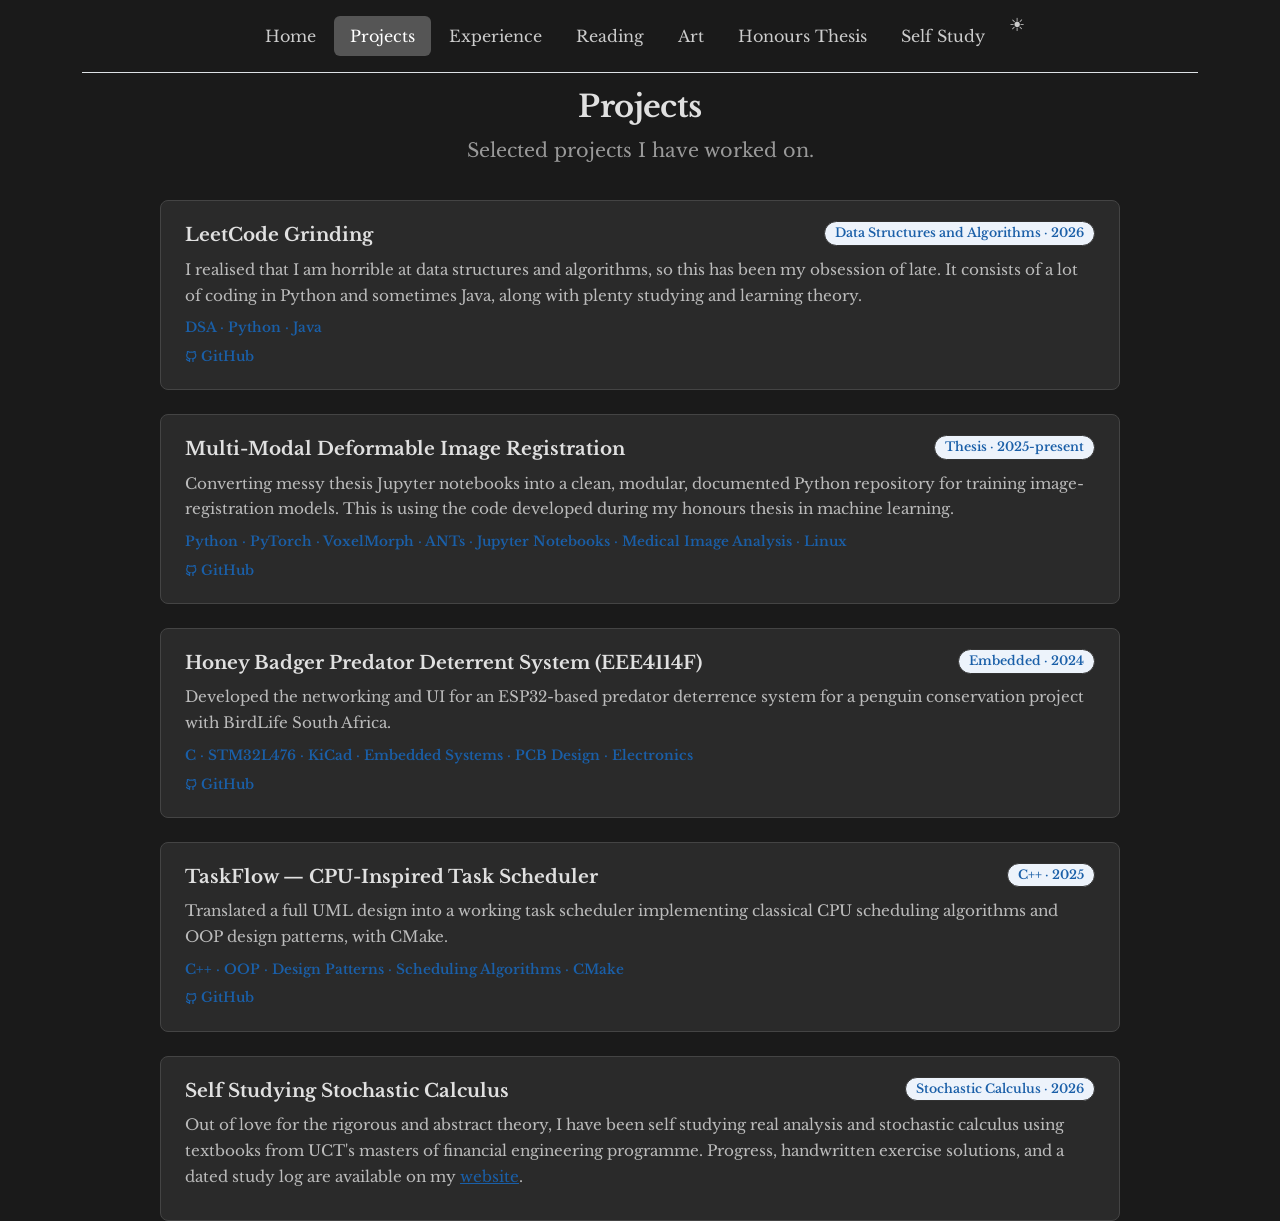
<file: projects.html>
<!doctype html>
<html lang="en">
  <head>
    <meta charset="UTF-8" />
    <meta name="viewport" content="width=device-width, initial-scale=1.0" />
    <title>Shaw Campbell — Projects</title>
    <link
      href="https://cdn.jsdelivr.net/npm/bootstrap@5.3.8/dist/css/bootstrap.min.css"
      rel="stylesheet"
      integrity="sha384-sRIl4kxILFvY47J16cr9ZwB07vP4J8+LH7qKQnuqkuIAvNWLzeN8tE5YBujZqJLB"
      crossorigin="anonymous"
    />
    <link rel="stylesheet" href="./CSS/styles.css" />
    <link rel="preconnect" href="https://fonts.googleapis.com" />
    <link rel="preconnect" href="https://fonts.gstatic.com" crossorigin />
    <link
      href="https://fonts.googleapis.com/css2?family=Libre+Baskerville:ital,wght@0,400..700;1,400..700&display=swap"
      rel="stylesheet"
    />
    <link rel="stylesheet" href="./CSS/projects-style.css" />
  </head>

  <body>
    <!-- Header -->
    <section>
      <div class="container">
        <header class="d-flex justify-content-center py-3 border-bottom">
          <ul class="nav nav-pills">
            <li class="nav-item">
              <a href="./index.html" class="nav-link">Home</a>
            </li>
            <li class="nav-item">
              <a
                href="./projects.html"
                class="nav-link active"
                aria-current="page"
                >Projects</a
              >
            </li>
            <li class="nav-item">
              <a href="./experience.html" class="nav-link">Experience</a>
            </li>
            <li class="nav-item">
              <a href="./reading.html" class="nav-link">Reading</a>
            </li>
            <li class="nav-item">
              <a href="./art.html" class="nav-link">Art</a>
            </li>
            <li class="nav-item">
              <a href="./thesis.html" class="nav-link">Honours Thesis</a>
            </li>
            <li class="nav-item">
              <a href="./mathematics.html" class="nav-link">Self Study</a>
            </li>
            <li class="nav-item">
              <button
                class="theme-toggle-nav"
                onclick="toggleTheme()"
                aria-label="Toggle dark mode"
              ></button>
            </li>
          </ul>
        </header>
      </div>
    </section>

    <h1 class="name">Projects</h1>
    <h1 class="description">Selected projects I have worked on.</h1>

    <section>
      <div class="projects-grid">
        <!-- Deep Learning Registration (thesis) -->
        <div class="project-card">
          <div class="project-header">
            <span class="project-title"
              >LeetCode Grinding</span
            >
            <span class="project-tag">Data Structures and Algorithms · 2026</span>
          </div>
          <div class="project-desc">
            I realised that I am horrible at data structures and algorithms, so this has been my obsession of late. It consists of a lot of coding in Python and sometimes Java, along with plenty studying and learning theory.
          </div>
          <div class="project-skills">
            DSA · Python · Java
          </div>
          <a
            class="project-link"
            href="https://github.com/shawCampbell/neetcode-submissions"
            target="_blank"
          >
            <svg
              width="12"
              height="12"
              viewBox="0 0 24 24"
              fill="none"
              stroke="currentColor"
              stroke-width="2.5"
              aria-hidden="true"
            >
              <path
                d="M9 19c-5 1.5-5-2.5-7-3m14 6v-3.87a3.37 3.37 0 0 0-.94-2.61c3.14-.35 6.44-1.54 6.44-7A5.44 5.44 0 0 0 20 4.77 5.07 5.07 0 0 0 19.91 1S18.73.65 16 2.48a13.38 13.38 0 0 0-7 0C6.27.65 5.09 1 5.09 1A5.07 5.07 0 0 0 5 4.77a5.44 5.44 0 0 0-1.5 3.78c0 5.42 3.3 6.61 6.44 7A3.37 3.37 0 0 0 9 18.13V22"
              />
            </svg>
            GitHub
          </a>
        </div>

        <!-- Deep Learning Registration (thesis) -->
        <div class="project-card">
          <div class="project-header">
            <span class="project-title"
              >Multi-Modal Deformable Image Registration</span
            >
            <span class="project-tag">Thesis · 2025-present</span>
          </div>
          <div class="project-desc">
            Converting messy thesis Jupyter notebooks into a clean, modular,
            documented Python repository for training image-registration models.
            This is using the code developed during my honours thesis in machine
            learning.
          </div>
          <div class="project-skills">
            Python · PyTorch · VoxelMorph · ANTs · Jupyter Notebooks · Medical
            Image Analysis · Linux
          </div>
          <a
            class="project-link"
            href="https://github.com/shawCampbell/Multimodal-Deformable-Image-Registration"
            target="_blank"
          >
            <svg
              width="12"
              height="12"
              viewBox="0 0 24 24"
              fill="none"
              stroke="currentColor"
              stroke-width="2.5"
              aria-hidden="true"
            >
              <path
                d="M9 19c-5 1.5-5-2.5-7-3m14 6v-3.87a3.37 3.37 0 0 0-.94-2.61c3.14-.35 6.44-1.54 6.44-7A5.44 5.44 0 0 0 20 4.77 5.07 5.07 0 0 0 19.91 1S18.73.65 16 2.48a13.38 13.38 0 0 0-7 0C6.27.65 5.09 1 5.09 1A5.07 5.07 0 0 0 5 4.77a5.44 5.44 0 0 0-1.5 3.78c0 5.42 3.3 6.61 6.44 7A3.37 3.37 0 0 0 9 18.13V22"
              />
            </svg>
            GitHub
          </a>
        </div>

        <!-- Micro-Mouse -->
        <div class="project-card">
          <div class="project-header">
            <span class="project-title"
              >Honey Badger Predator Deterrent System (EEE4114F)
            </span>
            <span class="project-tag">Embedded · 2024</span>
          </div>
          <div class="project-desc">
            Developed the networking and UI for an ESP32-based predator
            deterrence system for a penguin conservation project with BirdLife
            South Africa.
          </div>
          <div class="project-skills">
            C · STM32L476 · KiCad · Embedded Systems · PCB Design · Electronics
          </div>
          <a
            class="project-link"
            href="https://github.com/shawCampbell/Light-and-Scent-repellent-system-to-deter-Honey-Badgers-from-the-Penguin-Colony"
            target="_blank"
          >
            <svg
              width="12"
              height="12"
              viewBox="0 0 24 24"
              fill="none"
              stroke="currentColor"
              stroke-width="2.5"
              aria-hidden="true"
            >
              <path
                d="M9 19c-5 1.5-5-2.5-7-3m14 6v-3.87a3.37 3.37 0 0 0-.94-2.61c3.14-.35 6.44-1.54 6.44-7A5.44 5.44 0 0 0 20 4.77 5.07 5.07 0 0 0 19.91 1S18.73.65 16 2.48a13.38 13.38 0 0 0-7 0C6.27.65 5.09 1 5.09 1A5.07 5.07 0 0 0 5 4.77a5.44 5.44 0 0 0-1.5 3.78c0 5.42 3.3 6.61 6.44 7A3.37 3.37 0 0 0 9 18.13V22"
              />
            </svg>
            GitHub
          </a>
        </div>

        <!-- TaskFlow -->
        <div class="project-card">
          <div class="project-header">
            <span class="project-title"
              >TaskFlow — CPU-Inspired Task Scheduler</span
            >
            <span class="project-tag">C++ · 2025</span>
          </div>
          <div class="project-desc">
            Translated a full UML design into a working task scheduler
            implementing classical CPU scheduling algorithms and OOP design
            patterns, with CMake.
          </div>
          <div class="project-skills">
            C++ · OOP · Design Patterns · Scheduling Algorithms · CMake
          </div>
          <a
            class="project-link"
            href="https://github.com/shawCampbell/TaskFlow"
            target="_blank"
          >
            <svg
              width="12"
              height="12"
              viewBox="0 0 24 24"
              fill="none"
              stroke="currentColor"
              stroke-width="2.5"
              aria-hidden="true"
            >
              <path
                d="M9 19c-5 1.5-5-2.5-7-3m14 6v-3.87a3.37 3.37 0 0 0-.94-2.61c3.14-.35 6.44-1.54 6.44-7A5.44 5.44 0 0 0 20 4.77 5.07 5.07 0 0 0 19.91 1S18.73.65 16 2.48a13.38 13.38 0 0 0-7 0C6.27.65 5.09 1 5.09 1A5.07 5.07 0 0 0 5 4.77a5.44 5.44 0 0 0-1.5 3.78c0 5.42 3.3 6.61 6.44 7A3.37 3.37 0 0 0 9 18.13V22"
              />
            </svg>
            GitHub
          </a>
        </div>

        <!-- Self Studying Stochastic Calculus -->
        <div class="project-card">
          <div class="project-header">
            <span class="project-title">Self Studying Stochastic Calculus</span>
            <span class="project-tag">Stochastic Calculus · 2026</span>
          </div>
          <div class="project-desc">
            Out of love for the rigorous and abstract theory, I have been self
            studying real analysis and stochastic calculus using textbooks from
            UCT's masters of financial engineering programme. Progress,
            handwritten exercise solutions, and a dated study log are available
            on my
            <a
              href="https://shawcampbell.github.io/shawCampbellWebsite/mathematics.html"
              style="color: var(--accent, #1a5fa8)"
              >website</a
            >.
          </div>
        </div>
      </div>
    </section>

    <script>
      (function () {
        const stored = localStorage.getItem("theme");
        if (stored !== "light") {
          document.documentElement.setAttribute("data-theme", "dark");
          if (!stored) localStorage.setItem("theme", "dark");
        }
      })();

      function toggleTheme() {
        const html = document.documentElement;
        if (html.getAttribute("data-theme") === "dark") {
          html.removeAttribute("data-theme");
          localStorage.setItem("theme", "light");
        } else {
          html.setAttribute("data-theme", "dark");
          localStorage.setItem("theme", "dark");
        }
      }
    </script>
  </body>
</html>
</file>
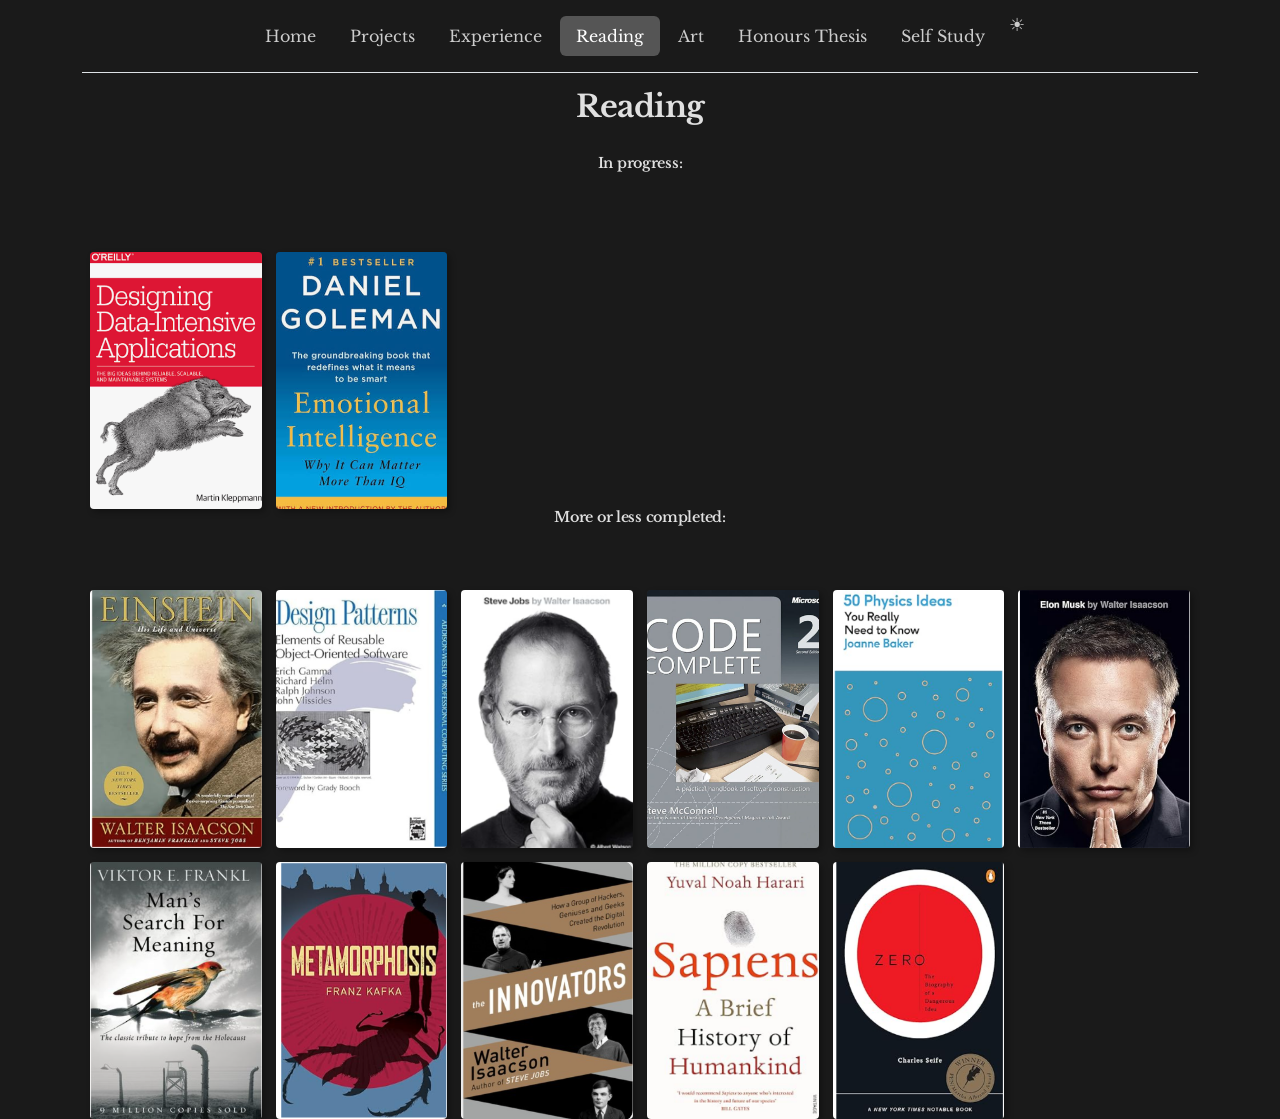
<file: reading.html>
<!doctype html>
<html lang="en">
  <head>
    <meta charset="UTF-8" />
    <meta name="viewport" content="width=device-width, initial-scale=1.0" />
    <title>Shaw Campbell</title>
    <link
      href="https://cdn.jsdelivr.net/npm/bootstrap@5.3.8/dist/css/bootstrap.min.css"
      rel="stylesheet"
      integrity="sha384-sRIl4kxILFvY47J16cr9ZwB07vP4J8+LH7qKQnuqkuIAvNWLzeN8tE5YBujZqJLB"
      crossorigin="anonymous"
    />
    <link rel="stylesheet" href="./CSS/styles.css" />
    <link rel="preconnect" href="https://fonts.googleapis.com" />
    <link rel="preconnect" href="https://fonts.gstatic.com" crossorigin />
    <link
      href="https://fonts.googleapis.com/css2?family=Libre+Baskerville:ital,wght@0,400..700;1,400..700&display=swap"
      rel="stylesheet"
    />
    <link rel="stylesheet" href="./CSS/reading-style.css" />
  </head>

  <body>
    <!-- Header -->
    <section>
      <div class="container">
        <header class="d-flex justify-content-center py-3 border-bottom">
          <ul class="nav nav-pills">
            <li class="nav-item">
              <a href="./index.html" class="nav-link">Home</a>
            </li>
            <li class="nav-item">
              <a href="./projects.html" class="nav-link">Projects</a>
            </li>
            <li class="nav-item">
              <a href="./experience.html" class="nav-link">Experience</a>
            </li>
            <li class="nav-item">
              <a
                href="./reading.html"
                class="nav-link active"
                aria-current="page"
                >Reading</a
              >
            </li>
            <li class="nav-item">
              <a href="./art.html" class="nav-link">Art</a>
            </li>
            <li class="nav-item">
              <a href="./thesis.html" class="nav-link">Honours Thesis</a>
            </li>
            <li class="nav-item">
              <a href="./mathematics.html" class="nav-link"
                >Self Study</a
              >
            </li>
            <li class="nav-item">
              <button class="theme-toggle-nav" onclick="toggleTheme()" aria-label="Toggle dark mode"></button>
            </li>
          </ul>
        </header>
      </div>
    </section>

    <section>
      <h1 class="name">Reading</h1>
      <!-- <h1 class="description">Shown are many of the books I have read.</h1> -->

      <h1 style= 'text-align: center' class='title-item py-3'>In progress:</h1>
      <div  class="book-container"><div><img class = "shadow"  src="./assets/reading-images/data.png" alt="Einstein book cover" /></div>
      <div><img class = "shadow"  src="./assets/reading-images/emotional.png" alt="Einstein book cover" /></div>
</div>
      
      <h1 style= 'text-align: center' class='title-item'>More or less completed:</h1>

      <div class="book-container">
        <div><img class = "shadow"  src="./assets/reading-images/Einsteing.png" alt="Einstein book cover" /></div>
        <div><img class = "shadow"  src="./assets/reading-images/Design Principles.png" alt="Design Principles book cover" /></div>
        <div><img class = "shadow"  src="./assets/reading-images/Steve Jobs.png" alt="Steve Jobs book cover" /></div>
        <div><img class = "shadow"  src="./assets/reading-images/Code2Complete.png" alt="Code Complete book cover" /></div>
        <div><img class = "shadow"  src="./assets/reading-images/50PhysicsIdeas.png" alt="50 Physics Ideas book cover" /></div>
        <div><img class = "shadow"  src="./assets/reading-images/ElonMusk.png" alt="Elon Musk book cover" /></div>
        <div>
          <img class = "shadow"  src="./assets/reading-images/MansSearchForMeaning.png" alt="Man's Search for Meaning book cover" />
        </div>
        <div><img class = "shadow"  src="./assets/reading-images/Metamorphisi.png" alt="Metamorphosis book cover" /></div>
        <div><img class = "shadow"  src="./assets/reading-images/TheInnovators.png" alt="The Innovators book cover" /></div>
        <div><img class = "shadow"  src="./assets/reading-images/sapiens.png" alt="Sapiens book cover" /></div>
        <div><img class = "shadow"  src="./assets/reading-images/BiographyOfZero.png" alt="Biography of Zero book cover" /></div>
      </div>
    </section>
  </body>
  <script>
    (function() {
        const stored = localStorage.getItem("theme");
        if (stored !== "light") {
          document.documentElement.setAttribute("data-theme", "dark");
          if (!stored) localStorage.setItem("theme", "dark");
        }
      })();

      function toggleTheme() {
        const html = document.documentElement;
        if (html.getAttribute("data-theme") === "dark") {
          html.removeAttribute("data-theme");
          localStorage.setItem("theme", "light");
        } else {
          html.setAttribute("data-theme", "dark");
          localStorage.setItem("theme", "dark");
        }
      }
  </script>
</html>
</file>
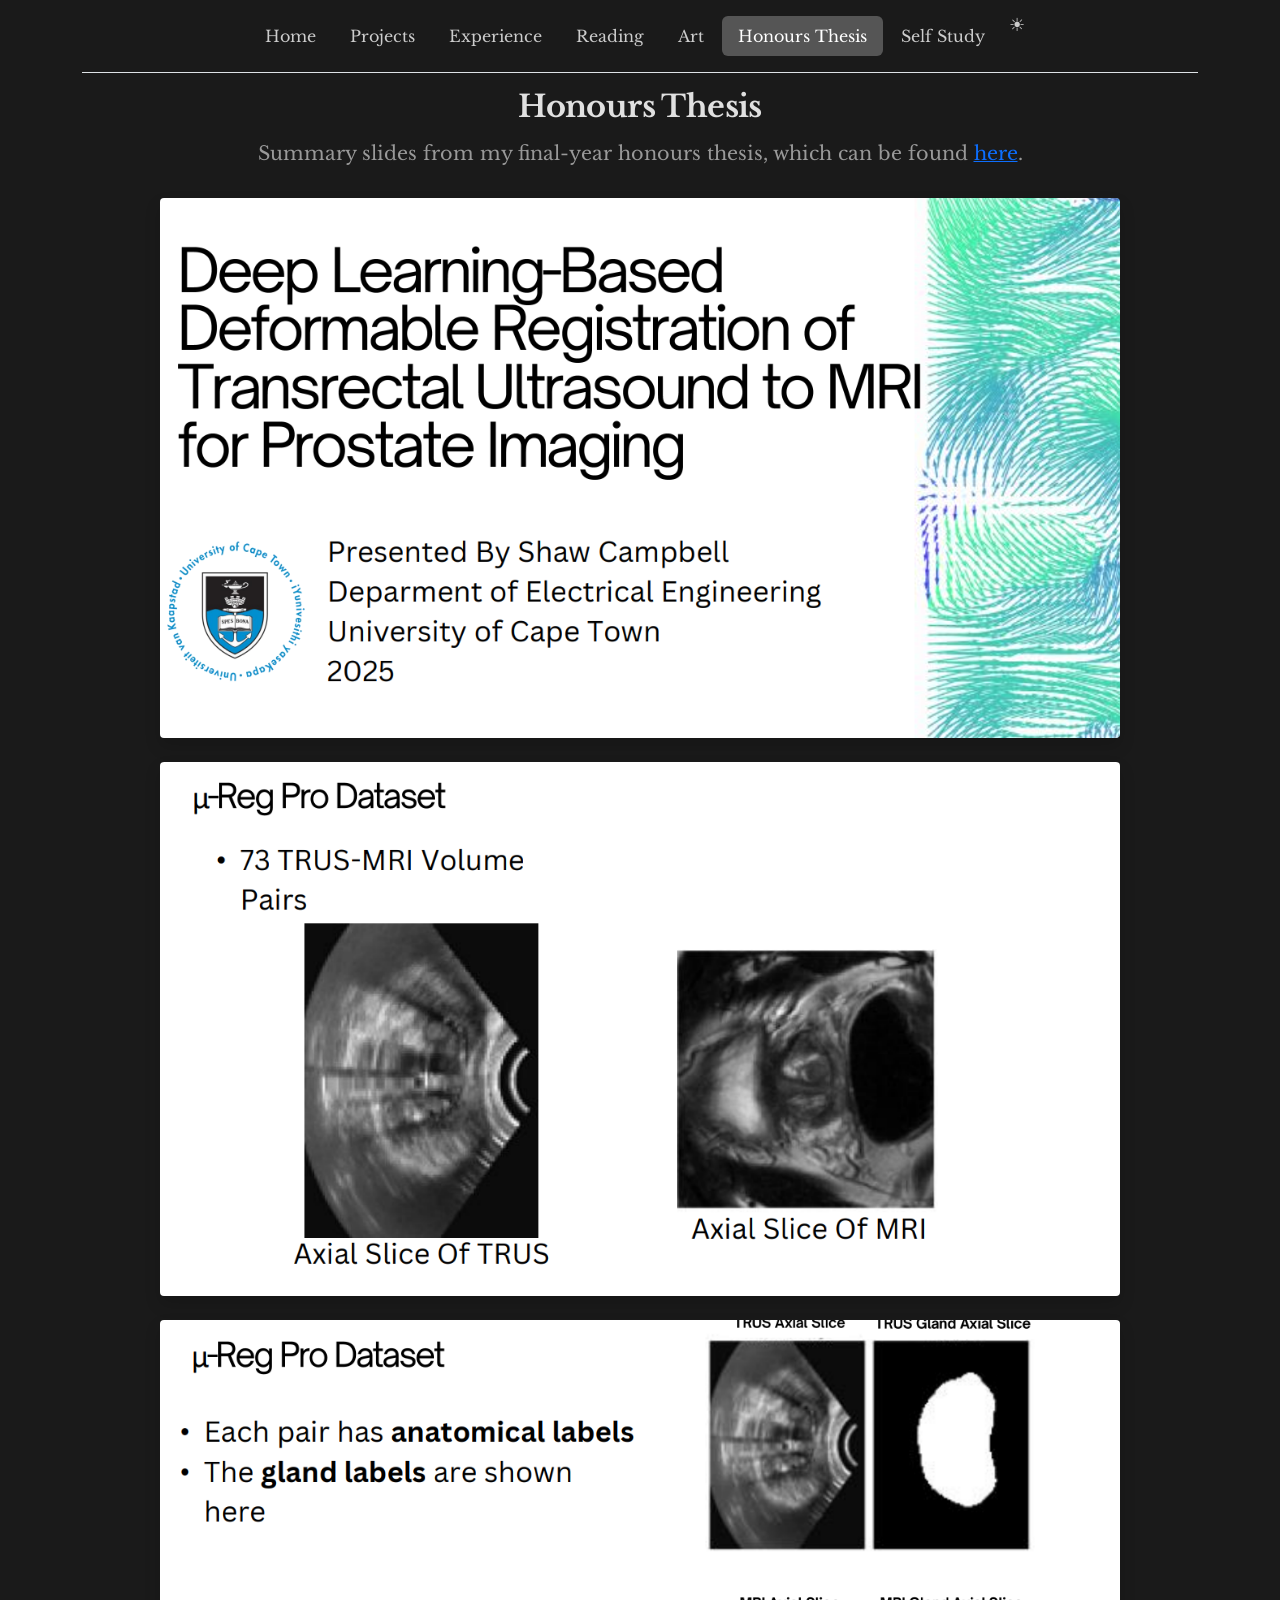
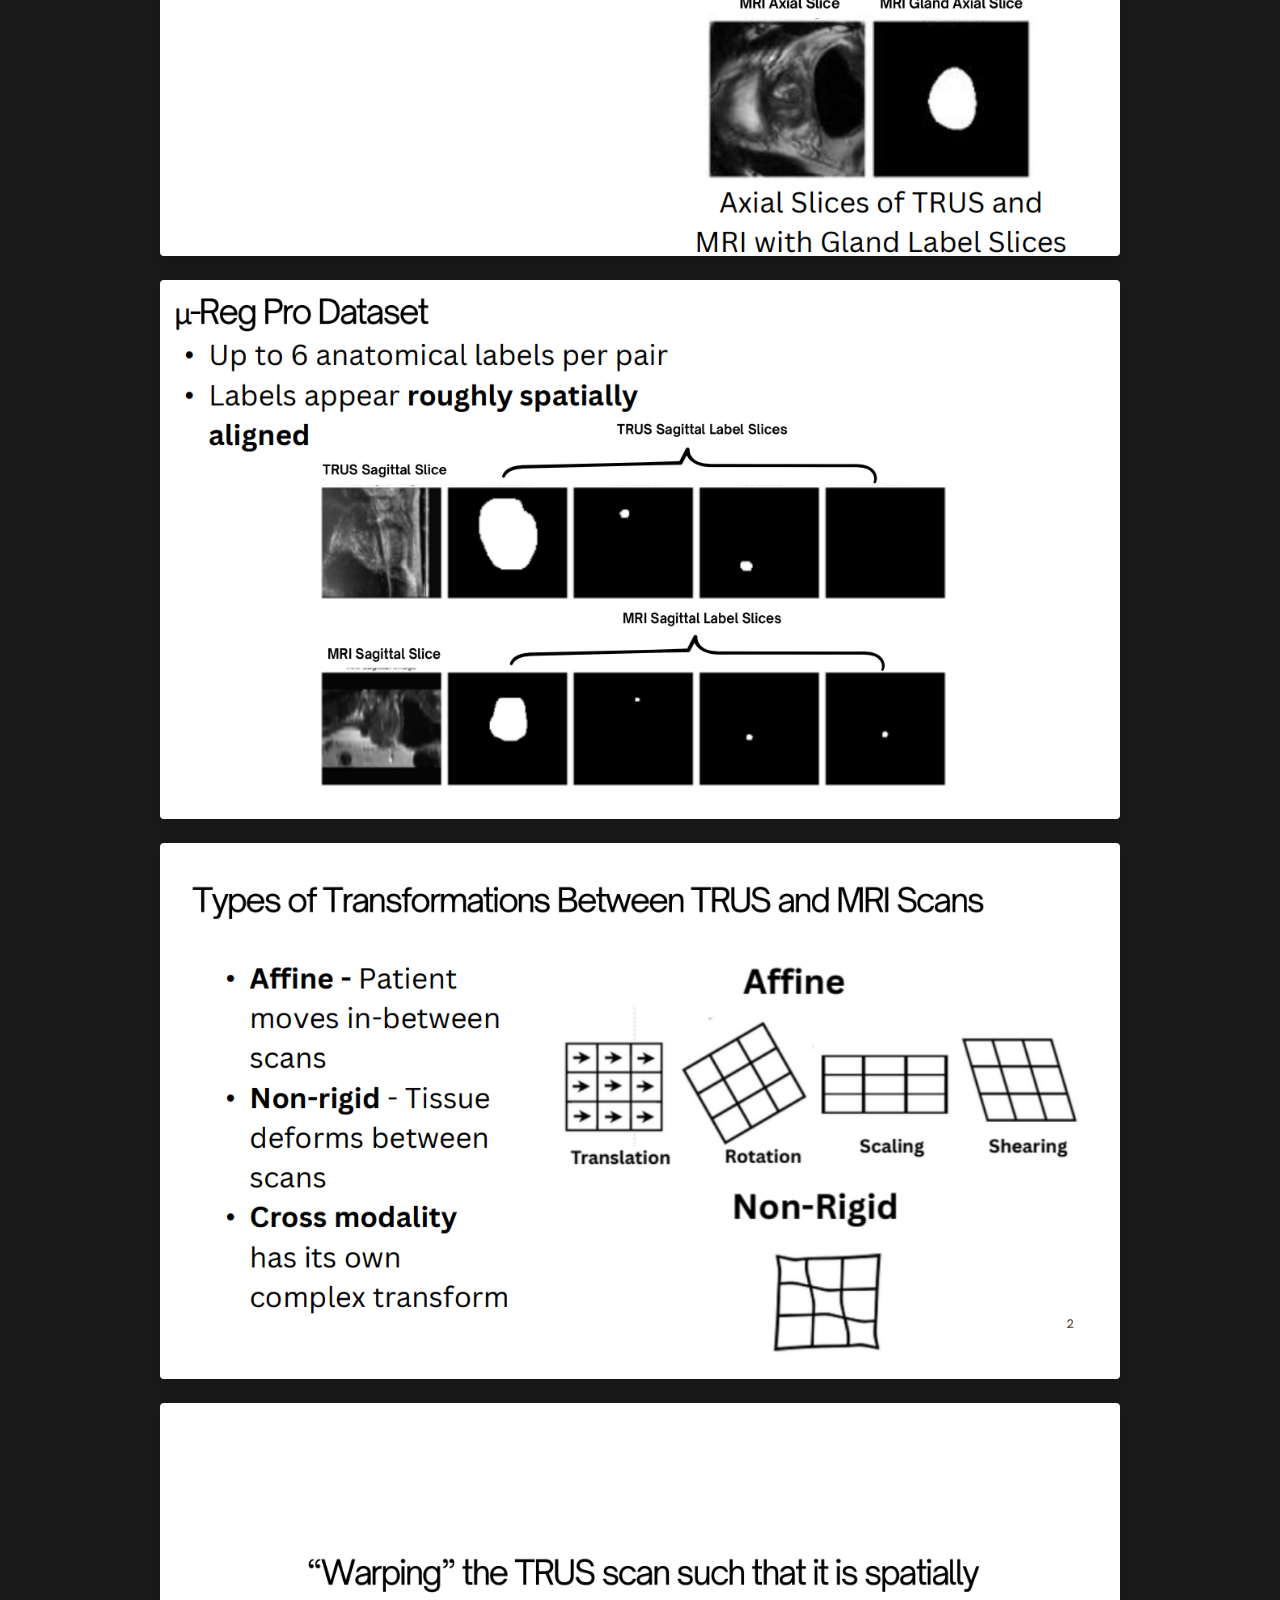
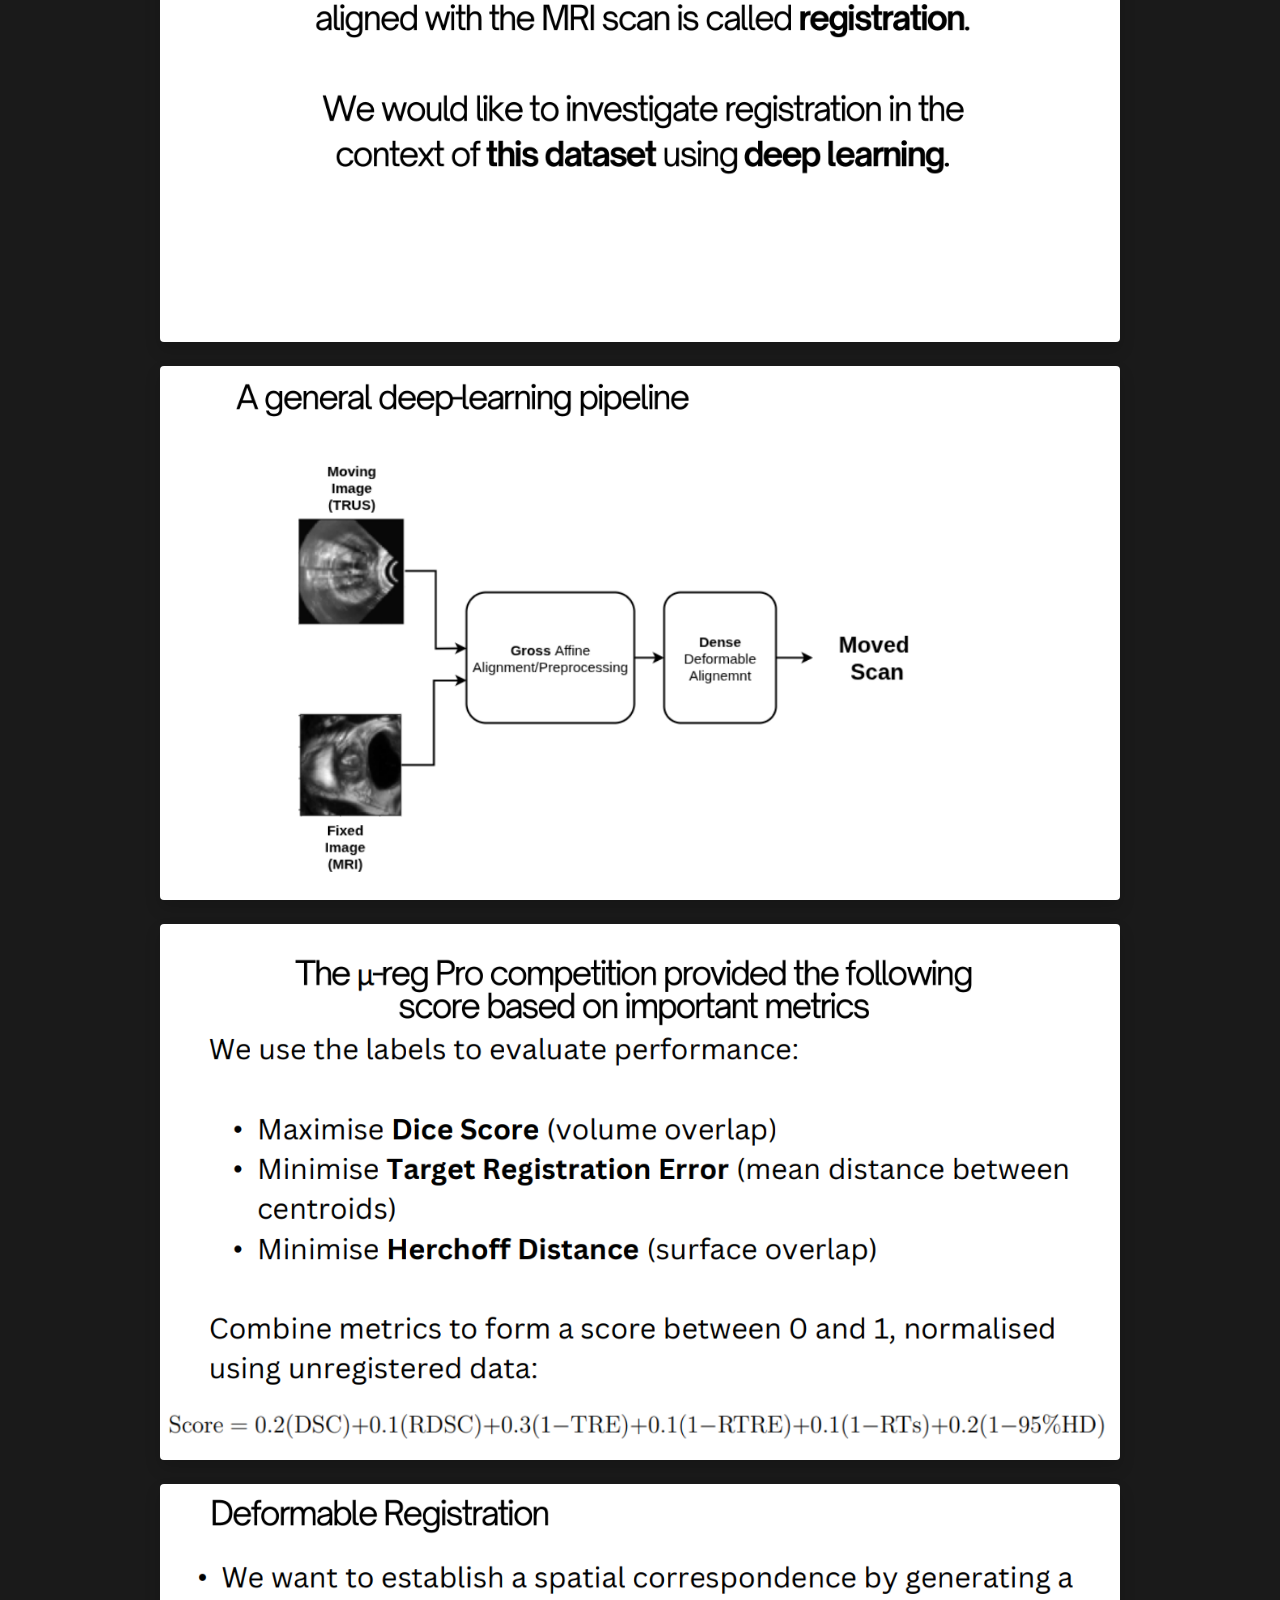
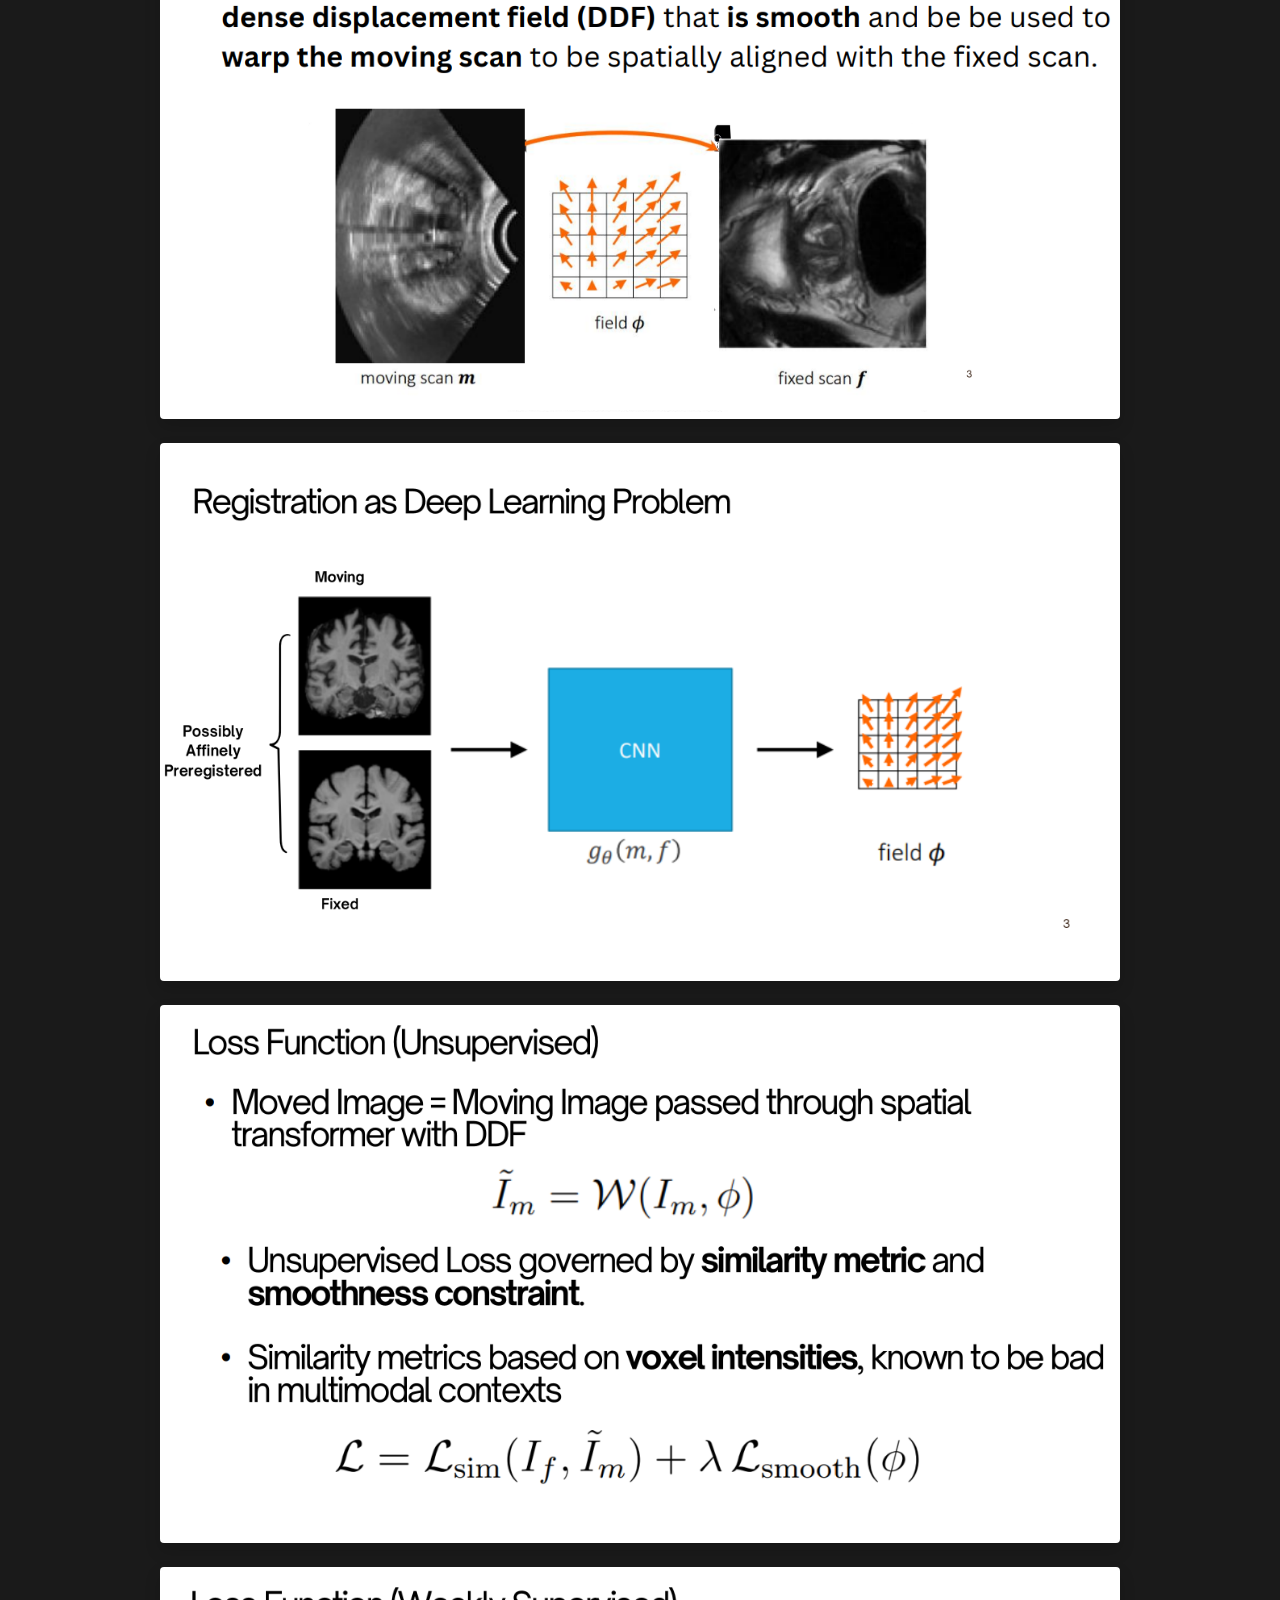
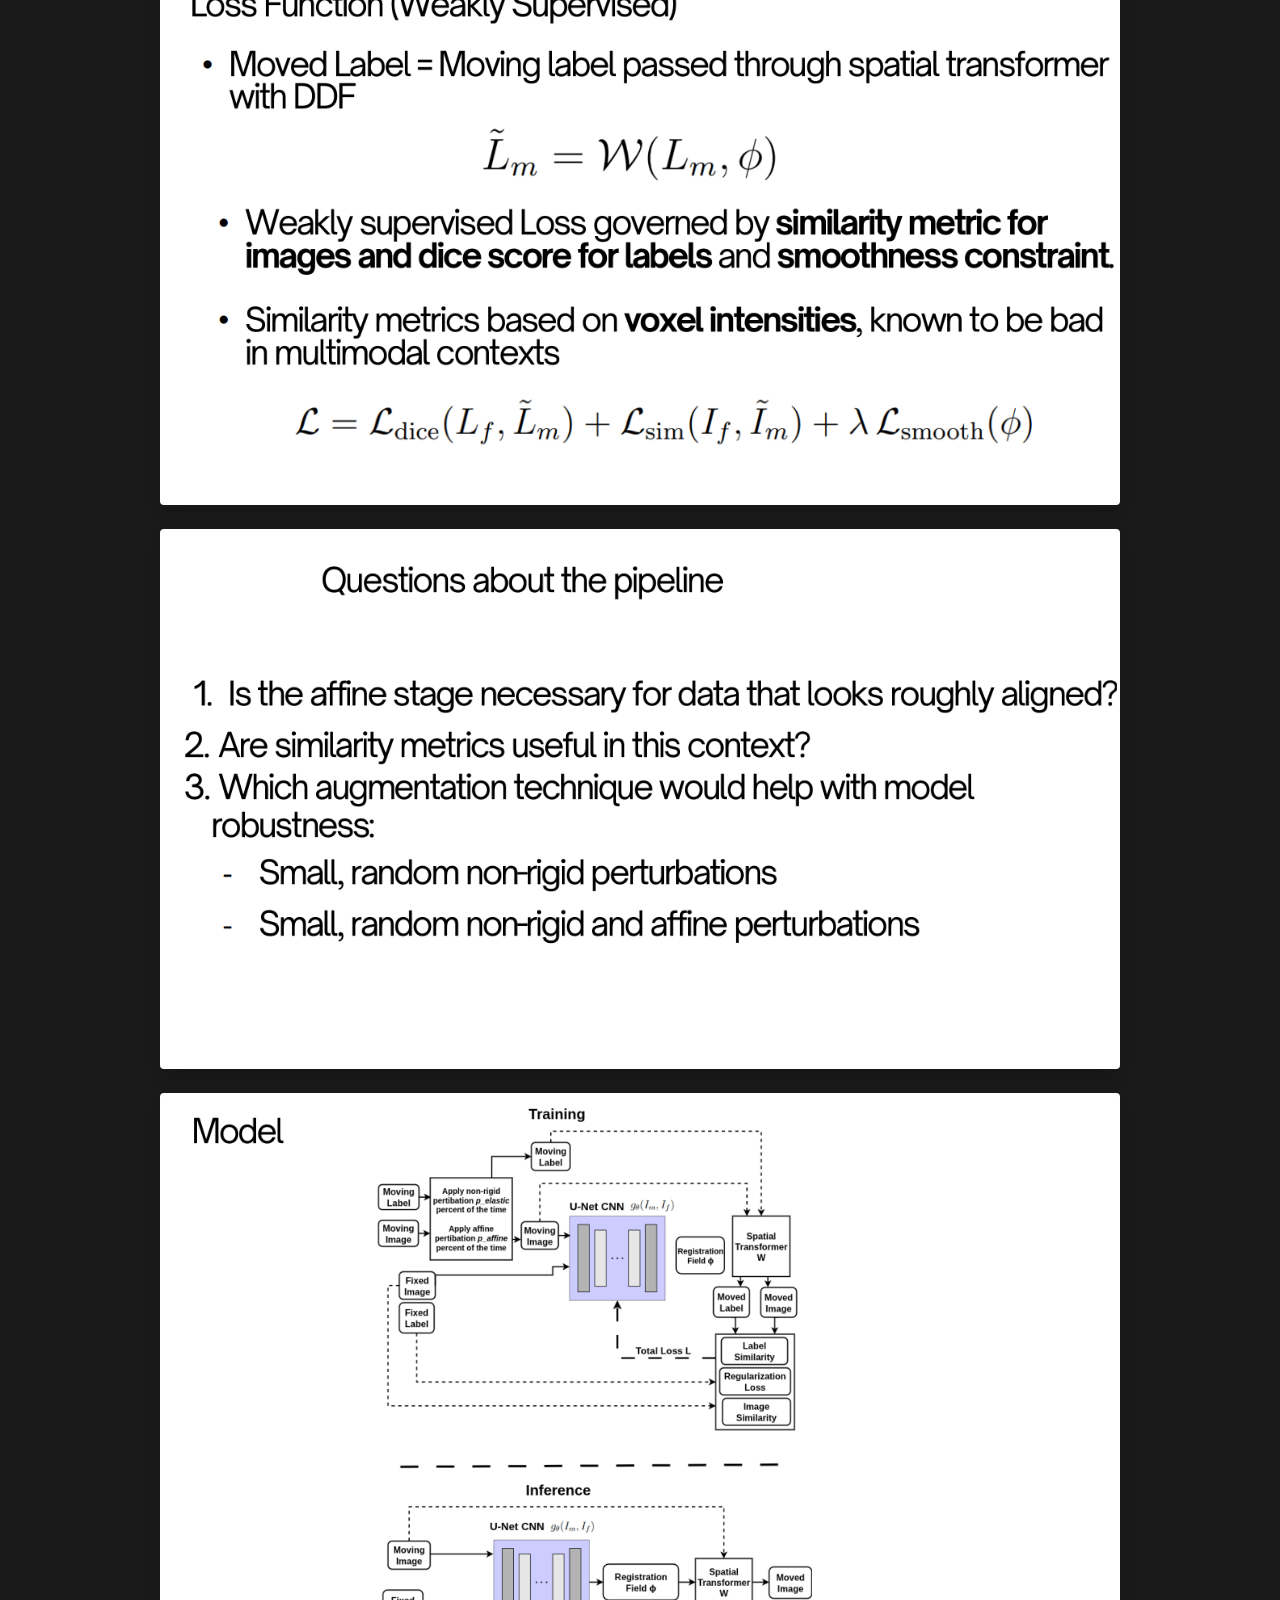
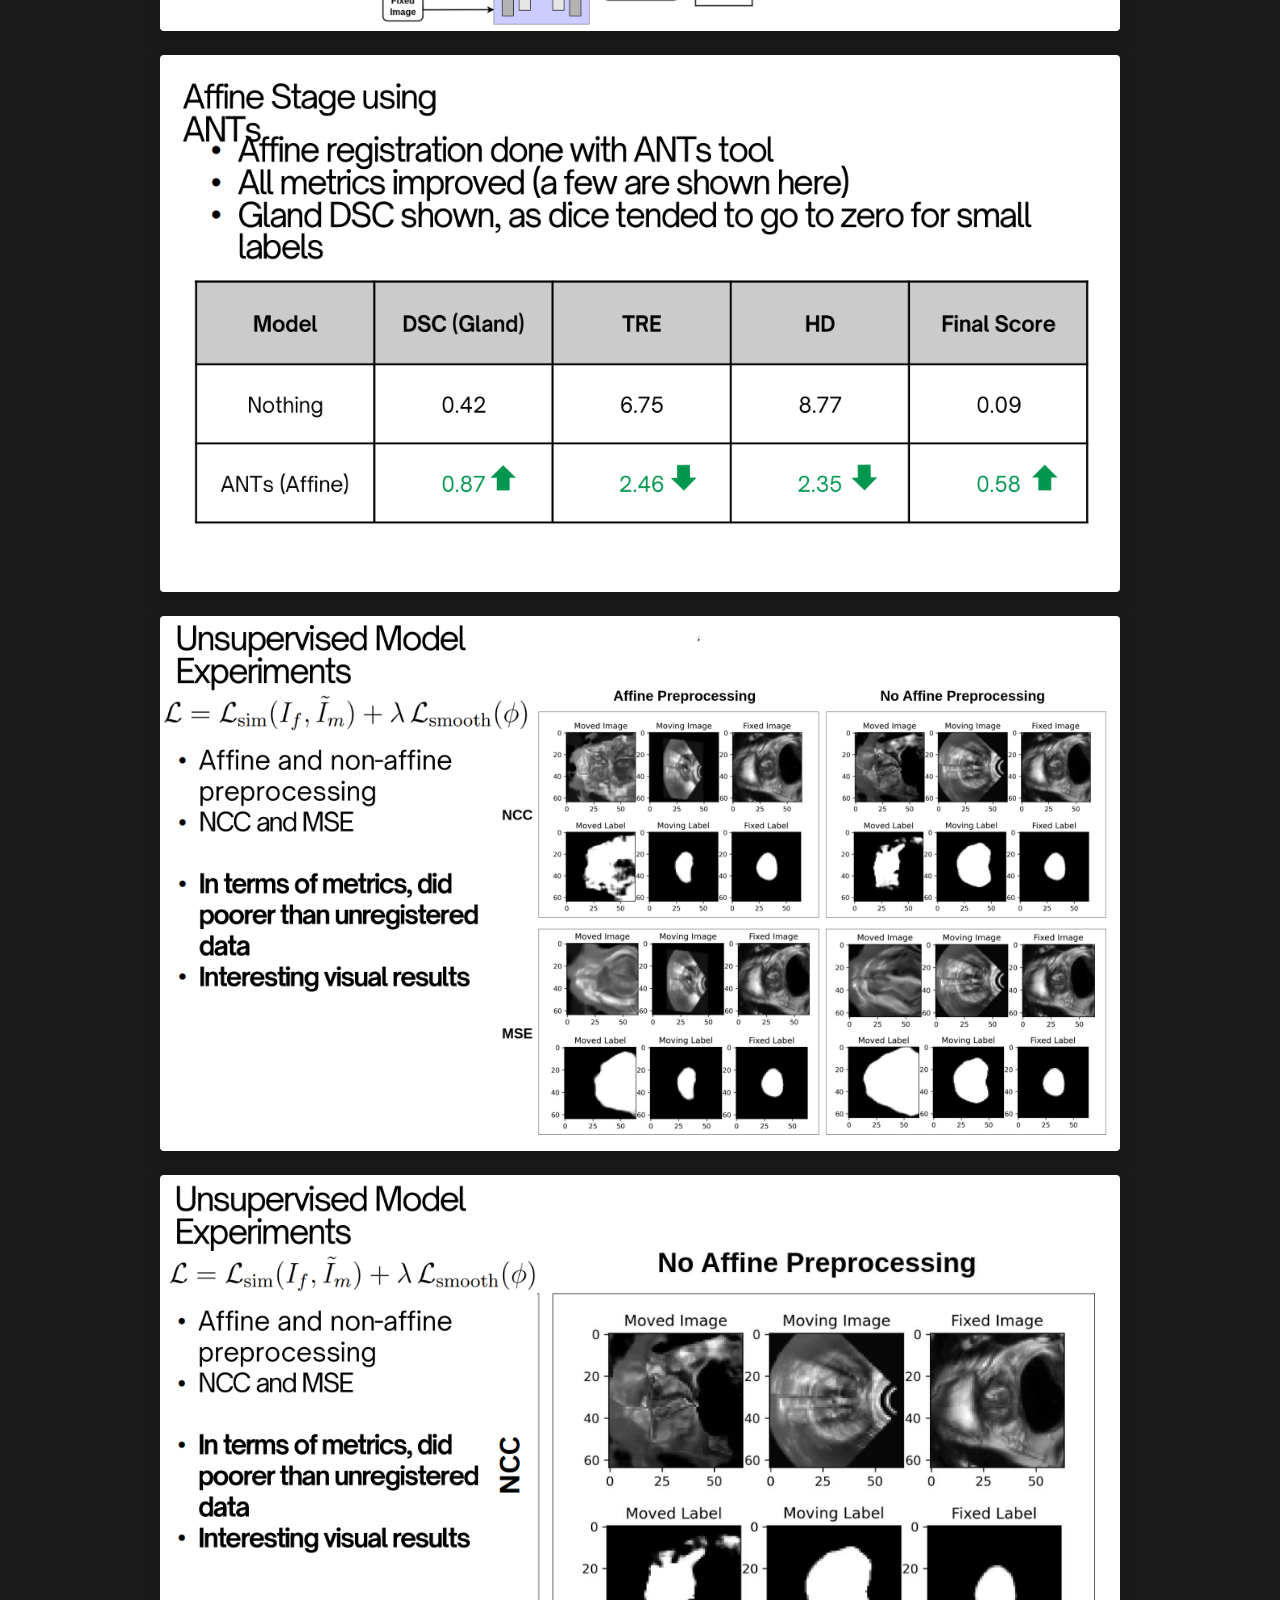
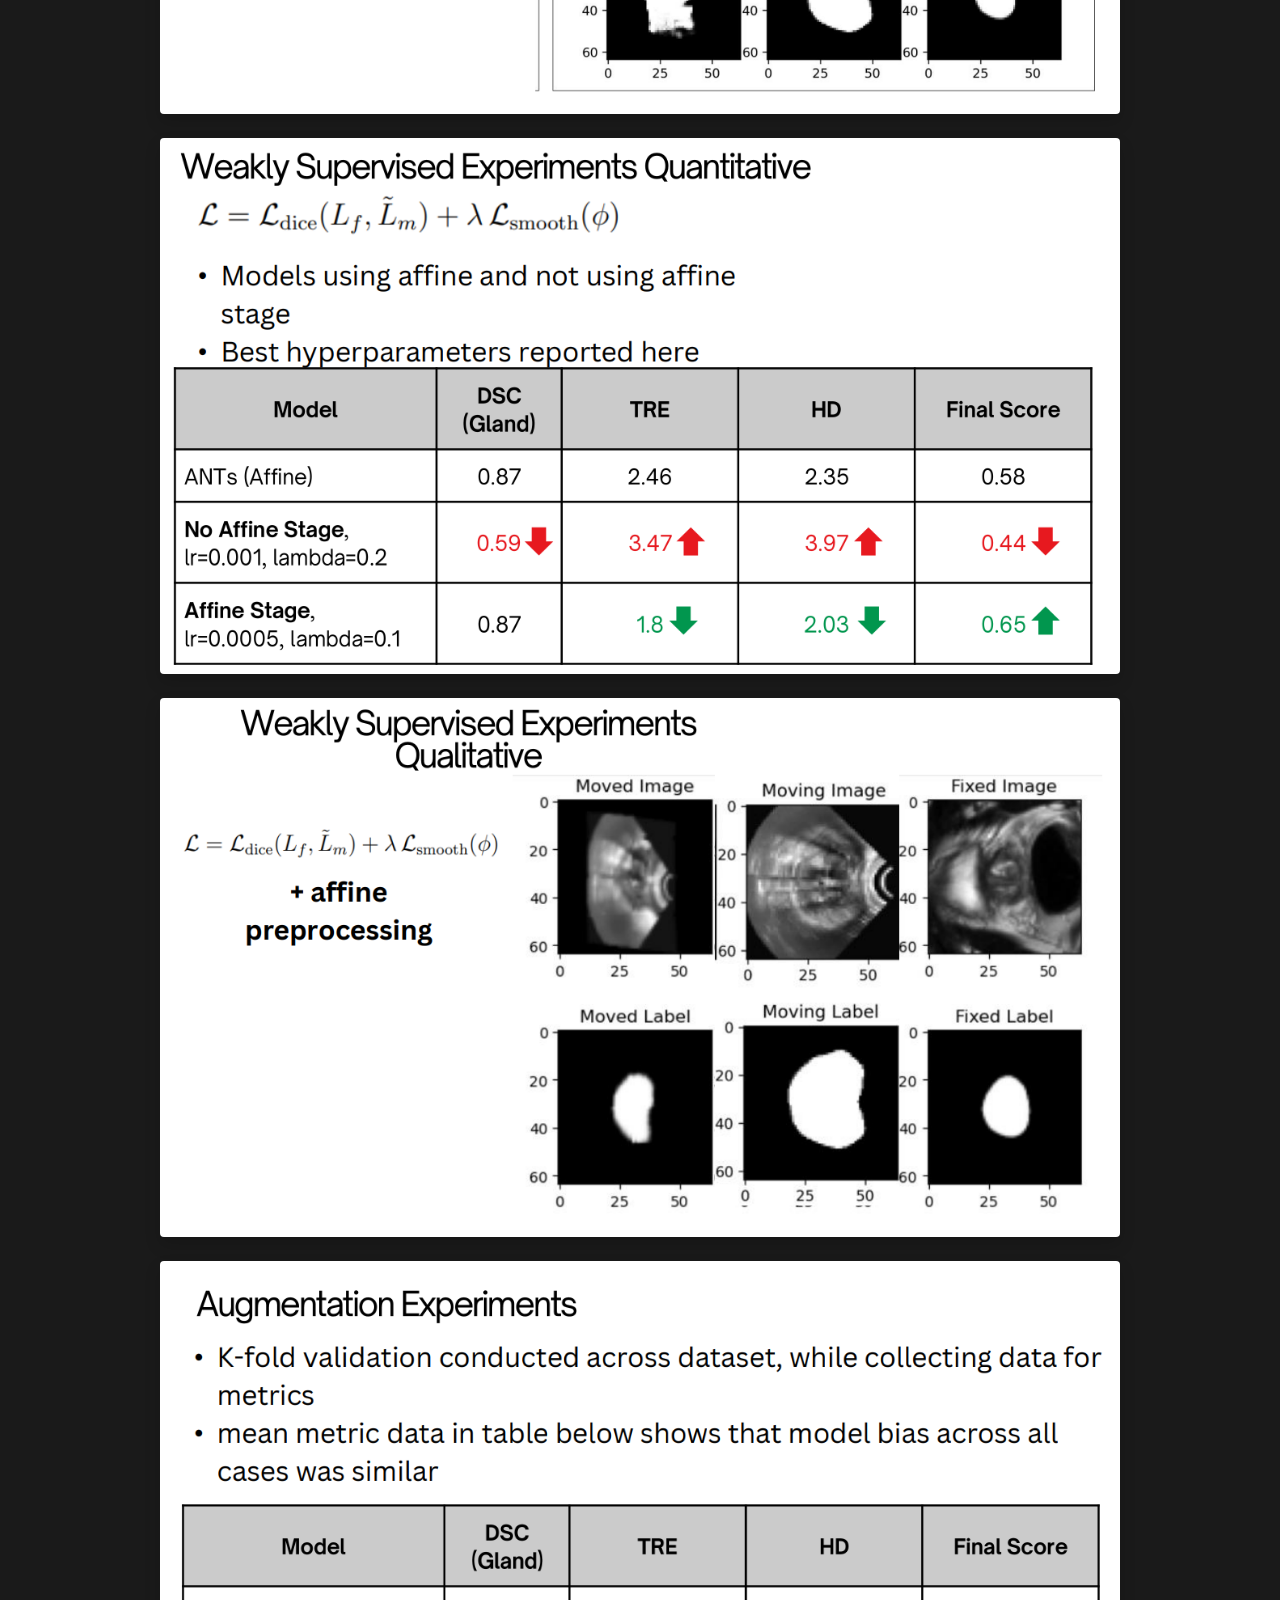
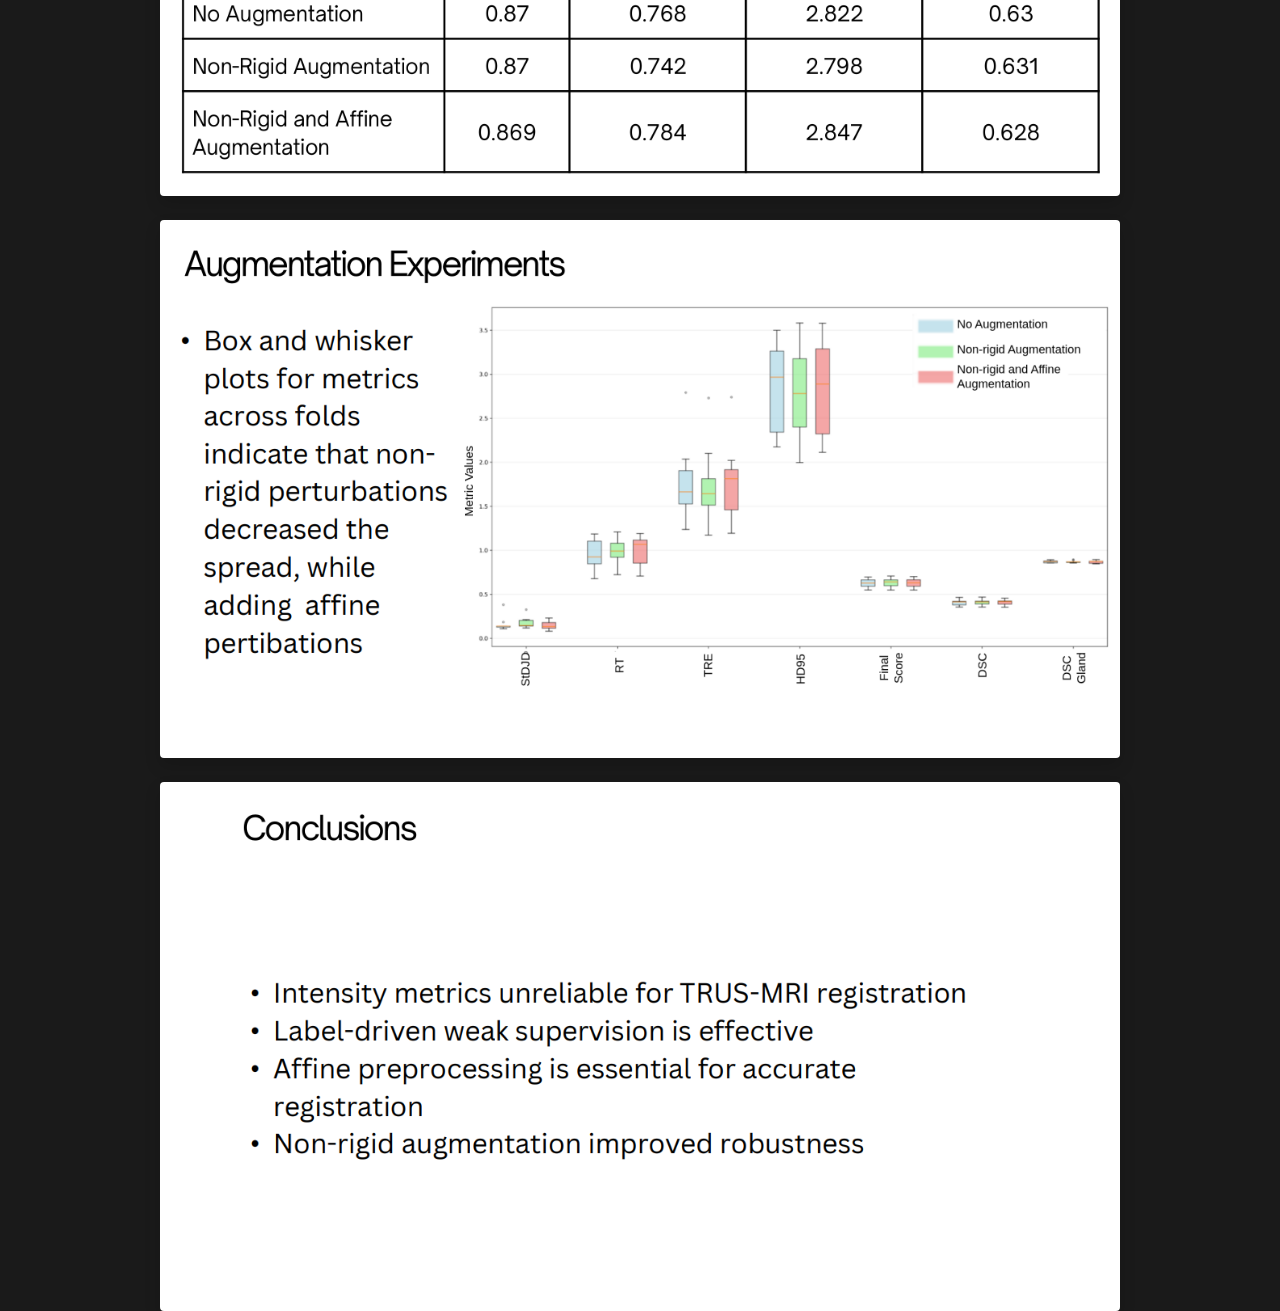
<file: thesis.html>
<!doctype html>
<html lang="en">
  <head>
    <meta charset="UTF-8" />
    <meta name="viewport" content="width=device-width, initial-scale=1.0" />
    <title>Shaw Campbell</title>
    <link
      href="https://cdn.jsdelivr.net/npm/bootstrap@5.3.8/dist/css/bootstrap.min.css"
      rel="stylesheet"
      integrity="sha384-sRIl4kxILFvY47J16cr9ZwB07vP4J8+LH7qKQnuqkuIAvNWLzeN8tE5YBujZqJLB"
      crossorigin="anonymous"
    />
    <link rel="stylesheet" href="./CSS/styles.css" />
    <link rel="preconnect" href="https://fonts.googleapis.com" />
    <link rel="preconnect" href="https://fonts.gstatic.com" crossorigin />
    <link
      href="https://fonts.googleapis.com/css2?family=Libre+Baskerville:ital,wght@0,400..700;1,400..700&display=swap"
      rel="stylesheet"
    />
    <link rel="stylesheet" href="./CSS/thesis-style.css" />
  </head>

  <body>
    <!-- Header -->
    <section>
      <div class="container">
        <header class="d-flex justify-content-center py-3 border-bottom">
          <ul class="nav nav-pills">
            <li class="nav-item">
              <a href="./index.html" class="nav-link">Home</a>
            </li>
            <li class="nav-item">
              <a href="./projects.html" class="nav-link">Projects</a>
            </li>
            <li class="nav-item">
              <a href="./experience.html" class="nav-link">Experience</a>
            </li>
            <li class="nav-item">
              <a href="./reading.html" class="nav-link">Reading</a>
            </li>
            <li class="nav-item">
              <a href="./art.html" class="nav-link">Art</a>
            </li>
             <li class="nav-item">
              <a
                href="./thesis.html"
                class="nav-link active"
                aria-current="page"
                >Honours Thesis</a
              >
            </li>
             <li class="nav-item">
               <a href="./mathematics.html" class="nav-link"
                 >Self Study</a
               >
             </li>
            <li class="nav-item">
              <button class="theme-toggle-nav" onclick="toggleTheme()" aria-label="Toggle dark mode"></button>
            </li>
          </ul>
        </header>
      </div>
    </section>

    <section>
      <h1 class="name">Honours Thesis</h1>
      <div class="description">
        Summary slides from my final-year honours thesis, which can be found
        <a href="./assets/files/Thesis.pdf">here</a>.
      </div>

      <div class="slides-container">
        <div><img class="shadow" src="./assets/thesis-images/slide1.png" alt="Thesis slide 1" /></div>
        <div><img class="shadow" src="./assets/thesis-images/slide2.png" alt="Thesis slide 2" /></div>
        <div><img class="shadow" src="./assets/thesis-images/slide3.png" alt="Thesis slide 3" /></div>
        <div><img class="shadow" src="./assets/thesis-images/slide4.png" alt="Thesis slide 4" /></div>
        <div><img class="shadow" src="./assets/thesis-images/slide5.png" alt="Thesis slide 5" /></div>
        <div><img class="shadow" src="./assets/thesis-images/slide6.png" alt="Thesis slide 6" /></div>
        <div><img class="shadow" src="./assets/thesis-images/slide7.png" alt="Thesis slide 7" /></div>
        <div><img class="shadow" src="./assets/thesis-images/slide8.png" alt="Thesis slide 8" /></div>
        <div><img class="shadow" src="./assets/thesis-images/slide9.png" alt="Thesis slide 9" /></div>
        <div><img class="shadow" src="./assets/thesis-images/slide10.png" alt="Thesis slide 10" /></div>
        <div><img class="shadow" src="./assets/thesis-images/slide11.png" alt="Thesis slide 11" /></div>
        <div><img class="shadow" src="./assets/thesis-images/slide12.png" alt="Thesis slide 12" /></div>
        <div><img class="shadow" src="./assets/thesis-images/slide13.png" alt="Thesis slide 13" /></div>
        <div><img class="shadow" src="./assets/thesis-images/slide14.png" alt="Thesis slide 14" /></div>
        <div><img class="shadow" src="./assets/thesis-images/slide15.png" alt="Thesis slide 15" /></div>
        <div><img class="shadow" src="./assets/thesis-images/slide16.png" alt="Thesis slide 16" /></div>
        <div><img class="shadow" src="./assets/thesis-images/slide17.png" alt="Thesis slide 17" /></div>
        <div><img class="shadow" src="./assets/thesis-images/slide18.png" alt="Thesis slide 18" /></div>
        <div><img class="shadow" src="./assets/thesis-images/slide19.png" alt="Thesis slide 19" /></div>
        <div><img class="shadow" src="./assets/thesis-images/slide20.png" alt="Thesis slide 20" /></div>
        <div><img class="shadow" src="./assets/thesis-images/slide21.png" alt="Thesis slide 21" /></div>
        <div><img class="shadow" src="./assets/thesis-images/slide22.png" alt="Thesis slide 22" /></div>
      </div>
    </section>

    <script>
      (function() {
        const stored = localStorage.getItem("theme");
        if (stored !== "light") {
          document.documentElement.setAttribute("data-theme", "dark");
          if (!stored) localStorage.setItem("theme", "dark");
        }
      })();

      function toggleTheme() {
        const html = document.documentElement;
        if (html.getAttribute("data-theme") === "dark") {
          html.removeAttribute("data-theme");
          localStorage.setItem("theme", "light");
        } else {
          html.setAttribute("data-theme", "dark");
          localStorage.setItem("theme", "dark");
        }
      }
    </script>
  </body>
</html>
</file>
<file: CSS/styles.css>
:root {
    --bg: #fafaf8;
    --text: #262627;
    --text-muted: #8c8c8d;
    --text-light: #555;
    --border: #d8d8d3;
    --border-light: #e4e4e0;
    --card-bg: #ffffff;
    --nav-active-bg: #262627;
    --nav-link: #262627;
    --btn-bg: #ffffff;
    --btn-text: #6e6e6e;
    --btn-border: #d8d8d3;
    --btn-hover-bg: #262627;
    --btn-hover-text: #ffffff;
    --overlay: rgba(0, 0, 0, 0.35);
    --toggle-color: #262627;
}

[data-theme="dark"] {
    --bg: #1a1a1a;
    --text: #e0e0e0;
    --text-muted: #999;
    --text-light: #bbb;
    --border: #444;
    --border-light: #333;
    --card-bg: #2a2a2a;
    --nav-active-bg: #555;
    --nav-link: #ccc;
    --btn-bg: #333;
    --btn-text: #ccc;
    --btn-border: #555;
    --btn-hover-bg: #555;
    --btn-hover-text: #ffffff;
    --overlay: rgba(0, 0, 0, 0.5);
    --toggle-color: #e0e0e0;
}

.nav-pills .nav-link.active, .nav-pills .show>.nav-link {
    color: var(--bs-nav-pills-link-active-color);
    background-color: var(--nav-active-bg);
}

body {
    background-color: var(--bg);
    color: var(--text);
    font-family: "Libre Baskerville", serif;
}

.nav-link{
    color: var(--nav-link);
}

.container {
    border-bottom-color: var(--text);
    border-bottom-width: 50px;
}

.theme-toggle {
    background: none;
    border: none;
    cursor: pointer;
    font-size: 1.2rem;
    padding: 0 4px;
    color: var(--toggle-color);
    line-height: 1;
    display: flex;
    align-items: center;
}

.theme-toggle:hover {
    background: none;
    color: var(--toggle-color);
    transform: none;
    box-shadow: none;
}

.image-of-me{
    width: 200px;
    height: 200px;
    object-fit: cover;
    border-radius: 50%;
    border: 1px solid var(--text);
}

.name {
    font-family: "Libre Baskerville", serif;
    padding-top: 1rem;
    font-size: 1.9rem;
    font-weight: 700;
    letter-spacing: -0.02em;
    margin-bottom: 0.85rem;
    text-align: center;
}

.description {
    text-align: center;
    font-size: 1.2rem;
    font-weight: 350;
    color: var(--text-muted);
}

button {
    border-radius: 10px;
    background-color: var(--btn-bg);
    color: var(--btn-text);
    border: 1.5px solid var(--btn-border);
    padding: 8px 18px;
    font-family: "Libre Baskerville", serif;
    font-size: 0.95rem;
    cursor: pointer;
    transition: all 0.2s ease;
}

button:hover {
    background-color: var(--btn-hover-bg);
    color: var(--btn-hover-text);
    border-color: var(--btn-hover-bg);
    transform: translateY(-2px);
    box-shadow: 0 4px 12px rgba(0, 0, 0, 0.15);
}

button > * {
    margin-right: 5px;
    vertical-align: middle;
}

.container-links {
    display: flex;
    justify-content: center;
    gap: 20px;
    flex-wrap: wrap;
}

.nav-tiles {
    display: flex;
    justify-content: center;
    gap: 16px;
    margin: 40px auto 30px;
    flex-wrap: wrap;
}

.nav-tile {
    display: flex;
    flex-direction: column;
    align-items: center;
    justify-content: center;
    width: 130px;
    height: 130px;
    border-radius: 18px;
    text-decoration: none;
    color: #fff;
    font-size: 0.8rem;
    font-weight: 600;
    letter-spacing: 0.04em;
    text-shadow: 0 1px 6px rgba(0,0,0,0.3);
    transition: all 0.25s ease;
    overflow: hidden;
    position: relative;
    border: 1px solid rgba(255, 255, 255, 0.25);
}

.nav-tile img {
    position: absolute;
    inset: 0;
    width: 100%;
    height: 100%;
    object-fit: cover;
    display: block;
    z-index: 0;
}

.nav-tile::after {
    content: "";
    position: absolute;
    inset: 0;
    background: var(--overlay);
    border-radius: 18px;
    z-index: 1;
    pointer-events: none;
    transition: background 0.25s ease;
}

.nav-tile span {
    position: relative;
    z-index: 2;
    line-height: 1.2;
    text-align: center;
}

.nav-tile:hover {
    transform: translateY(-4px);
    box-shadow: 0 12px 32px rgba(0, 0, 0, 0.2);
}

.nav-tile:hover::after {
    background: rgba(0, 0, 0, 0.2);
}

.container-home-art {
    display: flex;
    justify-content: center;
    gap: 20px;
    padding-bottom: 50px;
}

.home-img > *{
    width: 200px;
    height: auto;
    border-color: var(--text);
    border-width: 20px;
}

.joke-text {
    text-align: center;
    font-size: 7rem;
    margin: -30px 0 0;
    color: var(--text, #262627);
    font-style: normal;
}

p {
    font-size: 1.02rem;
    color: var(--text-light);
    line-height: 1.8;
    font-style: italic;
}

img {
    max-width: 100%;
    height: auto;
}

@media (max-width: 768px) {
    .nav-pills .nav-link {
        font-size: 0.8rem;
        padding: 0.35rem 0.55rem;
    }

    .nav-pills .nav-link.active, .nav-pills .show>.nav-link {
        font-size: 0.8rem;
        padding: 0.35rem 0.55rem;
    }

    .image-of-me {
        width: 140px;
        height: 140px;
    }

    .name {
        font-size: 1.4rem;
        padding-top: 0.6rem;
        margin-bottom: 0.5rem;
    }

    .description {
        font-size: 0.9rem;
    }

    button {
        font-size: 0.82rem;
        padding: 6px 12px;
    }

    button > * {
        height: 18px;
    }

    .container-links {
        gap: 8px;
    }

    .nav-tiles {
        gap: 8px;
        margin: 24px auto 20px;
    }

    .nav-tile {
        width: 90px;
        height: 90px;
        border-radius: 12px;
        font-size: 0.65rem;
    }

    .nav-tile::after {
        border-radius: 12px;
    }

    .container-home-art {
        gap: 8px;
        padding-bottom: 30px;
    }

    .home-img > * {
        width: 300px;
    }

    p {
        font-size: 0.9rem;
        line-height: 1.6;
    }

    .joke-text {
        font-size: 3.5rem;
        margin: -15px 0 0;
    }
}

@media (max-width: 480px) {
    .nav-pills .nav-link {
        font-size: 0.72rem;
        padding: 0.25rem 0.4rem;
    }

    .nav-pills .nav-link.active, .nav-pills .show>.nav-link {
        font-size: 0.72rem;
        padding: 0.25rem 0.4rem;
    }

    .image-of-me {
        width: 110px;
        height: 110px;
    }

    .name {
        font-size: 1.2rem;
    }

    .description {
        font-size: 0.78rem;
    }

    button {
        font-size: 0.72rem;
        padding: 5px 10px;
    }

    button > * {
        height: 14px;
    }

    .container-links {
        gap: 5px;
    }

    .nav-tile {
        width: 70px;
        height: 70px;
        border-radius: 10px;
        font-size: 0.58rem;
    }

    .nav-tile::after {
        border-radius: 10px;
    }

    .home-img > * {
        width: 100%;
    }

    p {
        font-size: 0.8rem;
    }

    .joke-text {
        font-size: 2.5rem;
        margin: -10px 0 0;
    }
}

header .nav {
    flex-wrap: wrap;
    justify-content: center !important;
    gap: 2px;
}

.theme-toggle-nav {
    background: none;
    border: none;
    cursor: pointer;
    font-size: 1.15rem;
    padding: 0 6px;
    color: var(--nav-link);
    line-height: 1;
    display: flex;
    align-items: center;
    transition: color 0.2s ease;
}

.theme-toggle-nav::before {
    content: "🌙";
}

[data-theme="dark"] .theme-toggle-nav::before {
    content: "☀";
}

.theme-toggle-nav:hover {
    background: none;
    color: var(--nav-link);
    transform: none;
    box-shadow: none;
}
</file>
<file: CSS/art-style.css>
.nav-pills .nav-link.active, .nav-pills .show>.nav-link {
    color: var(--bs-nav-pills-link-active-color);
    background-color: var(--nav-active-bg, #262627);
}

.nav-link{
    color: var(--nav-link, #262627);
}

.container {
    border-bottom-color: var(--text, #262627);
    border-bottom-width: 50px;
}

body {
    background-color: var(--bg, #fafaf8);
}

.art-container {
    width: 90%;
    max-width: 1100px;
    margin: 0 auto;
    padding-top: 50px;
    display: grid;
    grid-template-columns: repeat(auto-fill, minmax(200px, 1fr));
    gap: 14px;
}

.art-container > div {
    aspect-ratio: 3 / 4;
    background: #e8e8e8;
    border-radius: 4px;
    overflow: hidden;
    cursor: pointer;
    position: relative;
    box-shadow: 3px 3px 6px rgba(0, 0, 0, 0.12);
    border: 1.5px solid #d0d0d0;
    transition: transform 0.25s ease, box-shadow 0.25s ease, border-color 0.25s ease;
    animation: hint 1s ease-out 0.8s both;
}

@keyframes hint {
    0% { border-color: #262627; box-shadow: 0 0 0 rgba(0, 0, 0, 0.12); }
    50% { border-color: #262627; box-shadow: 0 0 20px rgba(38, 38, 39, 0.25); }
    100% { border-color: #d0d0d0; box-shadow: 3px 3px 6px rgba(0, 0, 0, 0.12); }
}

.art-container > div:nth-child(2) { animation-delay: 0.95s; }
.art-container > div:nth-child(3) { animation-delay: 1.1s; }
.art-container > div:nth-child(4) { animation-delay: 1.25s; }
.art-container > div:nth-child(5) { animation-delay: 1.4s; }
.art-container > div:nth-child(6) { animation-delay: 1.55s; }

.art-container > div:hover {
    overflow: visible;
    position: relative;
    z-index: 10;
    transform: scale(1.8);
    box-shadow: 0 12px 40px rgba(0, 0, 0, 0.35);
    border-radius: 6px;
    border-color: #262627;
}

.art-container img {
    width: 100%;
    height: 100%;
    object-fit: cover;
    display: block;
}

.art-container > div:hover img {
    object-fit: contain;
}

[data-theme="dark"] body {
    background-color: #1a1a1a;
}

[data-theme="dark"] .art-container > div {
    background: #2a2a2a;
    border-color: #555;
    box-shadow: 3px 3px 6px rgba(0, 0, 0, 0.3);
}

[data-theme="dark"] .art-container > div:hover {
    border-color: #999;
    box-shadow: 0 12px 40px rgba(0, 0, 0, 0.6);
}

img {
    max-width: 100%;
    height: auto;
}

header .nav {
    flex-wrap: wrap;
    justify-content: center !important;
    gap: 2px;
}

@media (max-width: 768px) {
    .art-container > div:hover {
        transform: scale(1.3);
    }
}

@media (max-width: 480px) {
    .art-container {
        width: 96%;
        padding-top: 24px;
        grid-template-columns: repeat(auto-fill, minmax(140px, 1fr));
        gap: 8px;
    }

    .art-container > div:hover {
        transform: scale(1.15);
    }
}
</file>
<file: CSS/career-style.css>
.nav-pills .nav-link.active, .nav-pills .show>.nav-link {
    color: var(--bs-nav-pills-link-active-color);
    background-color: var(--nav-active-bg, #262627);
}

.nav-link{
    color: var(--nav-link, #262627);
}

.container {
    border-bottom-color: var(--text, #262627);
    border-bottom-width: 50px;
}

body {
    background-color: var(--bg, #fafaf8);
    font-family: "Libre Baskerville", serif;
    color: var(--text, #262627);
}

.career-list {
    width: 90%;
    max-width: 900px;
    margin: 0 auto;
    padding-top: 10px;
}

.career-card {
    display: grid;
    grid-template-columns: 110px 1fr;
    gap: 16px;
    margin-bottom: 16px;
}

.date {
    font-weight: 700;
    font-size: 1rem;
    color: var(--ink, #262627);
    padding-top: 10px;
    text-align: right;
}

.company-card {
    display: grid;
    grid-template-columns: 56px 1fr auto;
    gap: 12px;
    background-color: #efefef7d;
    border-radius: 6px;
    padding: 10px 14px;
    box-shadow: 3px 3px 6px 0px rgba(0, 0, 0, 0.15);
}

.logo-item {
    display: flex;
    align-items: flex-start;
    padding-top: 4px;
}

.logo-item img {
    width: 44px;
    height: 44px;
    object-fit: contain;
    border-radius: 6px;
    display: block;
}

.description-container {
    display: flex;
    flex-direction: column;
    gap: 4px;
}

.title-item {
    font-weight: 700;
    color: #000;
}

.location-item {
    font-size: 0.85rem;
    font-weight: 400;
    color: #555;
}

.explanation-item {
    font-size: 0.9rem;
    color: #383839;
    font-weight: 600;
}

.skills-item {
    padding-bottom: 5px;
    color: #6666d6;
    font-size: 0.9rem;
}

.itentifier-item {
    display: flex;
    align-items: flex-start;
    padding-top: 4px;
}

@media (max-width: 768px) {
    .career-card {
        grid-template-columns: 1fr;
        gap: 6px;
    }

    .date {
        text-align: left;
        padding-top: 0;
    }

    .company-card {
        grid-template-columns: 50px 1fr;
    }

    .itentifier-item {
        grid-column: 1 / -1;
    }
}

img {
    max-width: 100%;
    height: auto;
}

header .nav {
    flex-wrap: wrap;
    justify-content: center !important;
    gap: 2px;
}

@media (max-width: 480px) {
    .career-list {
        width: 96%;
    }

    .company-card {
        padding: 8px 10px;
        gap: 8px;
    }

    .title-item {
        font-size: 0.9rem;
    }

    .explanation-item {
        font-size: 0.8rem;
    }

    .skills-item {
        font-size: 0.78rem;
    }
}

[data-theme="dark"] body {
    background-color: #1a1a1a;
    color: #e0e0e0;
}

[data-theme="dark"] .company-card {
    background-color: rgba(60, 60, 60, 0.5);
    box-shadow: 3px 3px 6px 0px rgba(0, 0, 0, 0.3);
}

[data-theme="dark"] .title-item {
    color: #e0e0e0;
}

[data-theme="dark"] .location-item {
    color: #aaa;
}

[data-theme="dark"] .explanation-item {
    color: #ccc;
}

[data-theme="dark"] .date {
    color: #e0e0e0;
}
</file>
<file: CSS/projects-style.css>
.nav-pills .nav-link.active, .nav-pills .show>.nav-link {
    color: var(--bs-nav-pills-link-active-color);
    background-color: var(--nav-active-bg, #262627);
}

.nav-link{
    color: var(--nav-link, #262627);
}

.container {
    border-bottom-color: var(--text, #262627);
    border-bottom-width: 50px;
}

body {
    background-color: var(--bg, #fafaf8);
    font-family: "Libre Baskerville", serif;
    color: var(--text, #262627);
}

.projects-grid {
    width: 90%;
    max-width: 960px;
    margin: 0 auto;
    padding-top: 30px;
    display: flex;
    flex-direction: column;
    gap: 24px;
}

.project-card {
    background: var(--card-bg, #fff);
    border: 1px solid var(--border-light, #e4e4e0);
    border-radius: 8px;
    padding: 20px 24px;
    transition: box-shadow 0.2s ease;
}

.project-card:hover {
    box-shadow: 0 4px 16px rgba(0, 0, 0, 0.08);
}

.project-header {
    display: flex;
    align-items: flex-start;
    justify-content: space-between;
    gap: 12px;
    flex-wrap: wrap;
    margin-bottom: 8px;
}

.project-title {
    font-size: 1.15rem;
    font-weight: 700;
    color: var(--text, #262627);
}

.project-tag {
    font-size: 0.78rem;
    font-weight: 600;
    color: var(--accent, #1a5fa8);
    background: var(--accent-soft, #edf3fb);
    border: 1px solid var(--border-light, #e4e4e0);
    padding: 2px 10px;
    border-radius: 20px;
    white-space: nowrap;
    flex-shrink: 0;
}

.project-desc {
    font-size: 0.95rem;
    color: var(--text-light, #555);
    line-height: 1.7;
    margin-bottom: 10px;
}

.project-skills {
    font-size: 0.85rem;
    font-weight: 600;
    color: var(--accent, #1a5fa8);
}

.project-link {
    display: inline-flex;
    align-items: center;
    gap: 4px;
    color: var(--accent, #1a5fa8);
    text-decoration: none;
    font-size: 0.85rem;
    font-weight: 600;
    margin-top: 8px;
}

.project-link:hover {
    text-decoration: underline;
}

.theme-toggle-nav::before {
    content: "🌙";
}

[data-theme="dark"] .theme-toggle-nav::before {
    content: "☀";
}

[data-theme="dark"] .project-card {
    background: #2a2a2a;
    border-color: #444;
}

[data-theme="dark"] .project-card:hover {
    box-shadow: 0 4px 16px rgba(0, 0, 0, 0.3);
}

img {
    max-width: 100%;
    height: auto;
}

header .nav {
    flex-wrap: wrap;
    justify-content: center !important;
    gap: 2px;
}

@media (max-width: 768px) {
    .projects-grid {
        width: 94%;
        padding-top: 16px;
        gap: 14px;
    }

    .project-card {
        padding: 14px 16px;
    }

    .project-title {
        font-size: 1rem;
    }

    .project-desc {
        font-size: 0.85rem;
    }

    .project-skills {
        font-size: 0.78rem;
    }
}

@media (max-width: 480px) {
    .project-header {
        flex-direction: column;
        gap: 6px;
    }

    .project-tag {
        align-self: flex-start;
    }
}
</file>
<file: CSS/reading-style.css>
.nav-pills .nav-link.active, .nav-pills .show>.nav-link {
    color: var(--bs-nav-pills-link-active-color);
    background-color: var(--nav-active-bg, #262627);
}

.nav-link{
    color: var(--nav-link, #262627);
}

.container {
    border-bottom-color: var(--text, #262627);
    border-bottom-width: 50px;
}

body {
    background-color: var(--bg, #fafaf8);
    font-family: "Libre Baskerville", serif;
    color: var(--text, #262627);
}

h1 {
    font-size: 1.9rem;
    font-weight: 700;
    letter-spacing: -0.02em;
    margin-bottom: 0.85rem;
}

.book-container {
    width: 90%;
    max-width: 1100px;
    margin: 0 auto;
    padding-top: 50px;
    display: grid;
    grid-template-columns: repeat(auto-fill, minmax(160px, 1fr));
    gap: 14px;
}

.book-container > div {
    aspect-ratio: 2 / 3;
    background: #e8e8e8;
    border-radius: 4px;
    overflow: hidden;
    box-shadow: 3px 3px 6px rgba(0, 0, 0, 0.12);
}

.book-container img {
    width: 100%;
    height: 100%;
    object-fit: cover;
    display: block;
}

[data-theme="dark"] body {
    background-color: #1a1a1a;
    color: #e0e0e0;
}

[data-theme="dark"] .book-container > div {
    background: #2a2a2a;
    box-shadow: 3px 3px 6px rgba(0, 0, 0, 0.3);
}

img {
    max-width: 100%;
    height: auto;
}

header .nav {
    flex-wrap: wrap;
    justify-content: center !important;
    gap: 2px;
}

.title-item {
    background-color: var(--bg, #fafaf8);
    font-size: 0.9rem;

    font-weight: 600;
    color: var(--text, #262627);
}


@media (max-width: 480px) {

        .book-container {
        width: 96%;
        padding-top: 24px;
        grid-template-columns: repeat(auto-fill, minmax(120px, 1fr));
        gap: 8px;
    }

    .career-list {
        width: 96%;
    }

    .company-card {
        padding: 8px 10px;
        gap: 8px;
    }

    .title-item {
        font-size: 0.9rem;
    }

    .explanation-item {
        font-size: 0.8rem;
    }

    .skills-item {
        font-size: 0.78rem;
    }
}
</file>
<file: CSS/thesis-style.css>
.nav-pills .nav-link.active, .nav-pills .show>.nav-link {
    color: var(--bs-nav-pills-link-active-color);
    background-color: var(--nav-active-bg, #262627);
}

.nav-link{
    color: var(--nav-link, #262627);
}

.container {
    border-bottom-color: var(--text, #262627);
    border-bottom-width: 50px;
}

body {
    background-color: var(--bg, #fafaf8);
    font-family: "Libre Baskerville", serif;
    color: var(--text, #262627);
}

.slides-container {
    width: 90%;
    max-width: 960px;
    margin: 0 auto;
    padding-top: 30px;
    display: flex;
    flex-direction: column;
    gap: 24px;
}

.slides-container > div {
    display: flex;
    justify-content: center;
}

.slides-container img {
    width: 100%;
    height: auto;
    display: block;
    border-radius: 4px;
}

[data-theme="dark"] body {
    background-color: #1a1a1a;
    color: #e0e0e0;
}

img {
    max-width: 100%;
    height: auto;
}

header .nav {
    flex-wrap: wrap;
    justify-content: center !important;
    gap: 2px;
}

@media (max-width: 480px) {
    .slides-container {
        width: 98%;
        padding-top: 16px;
        gap: 12px;
    }
}
</file>
